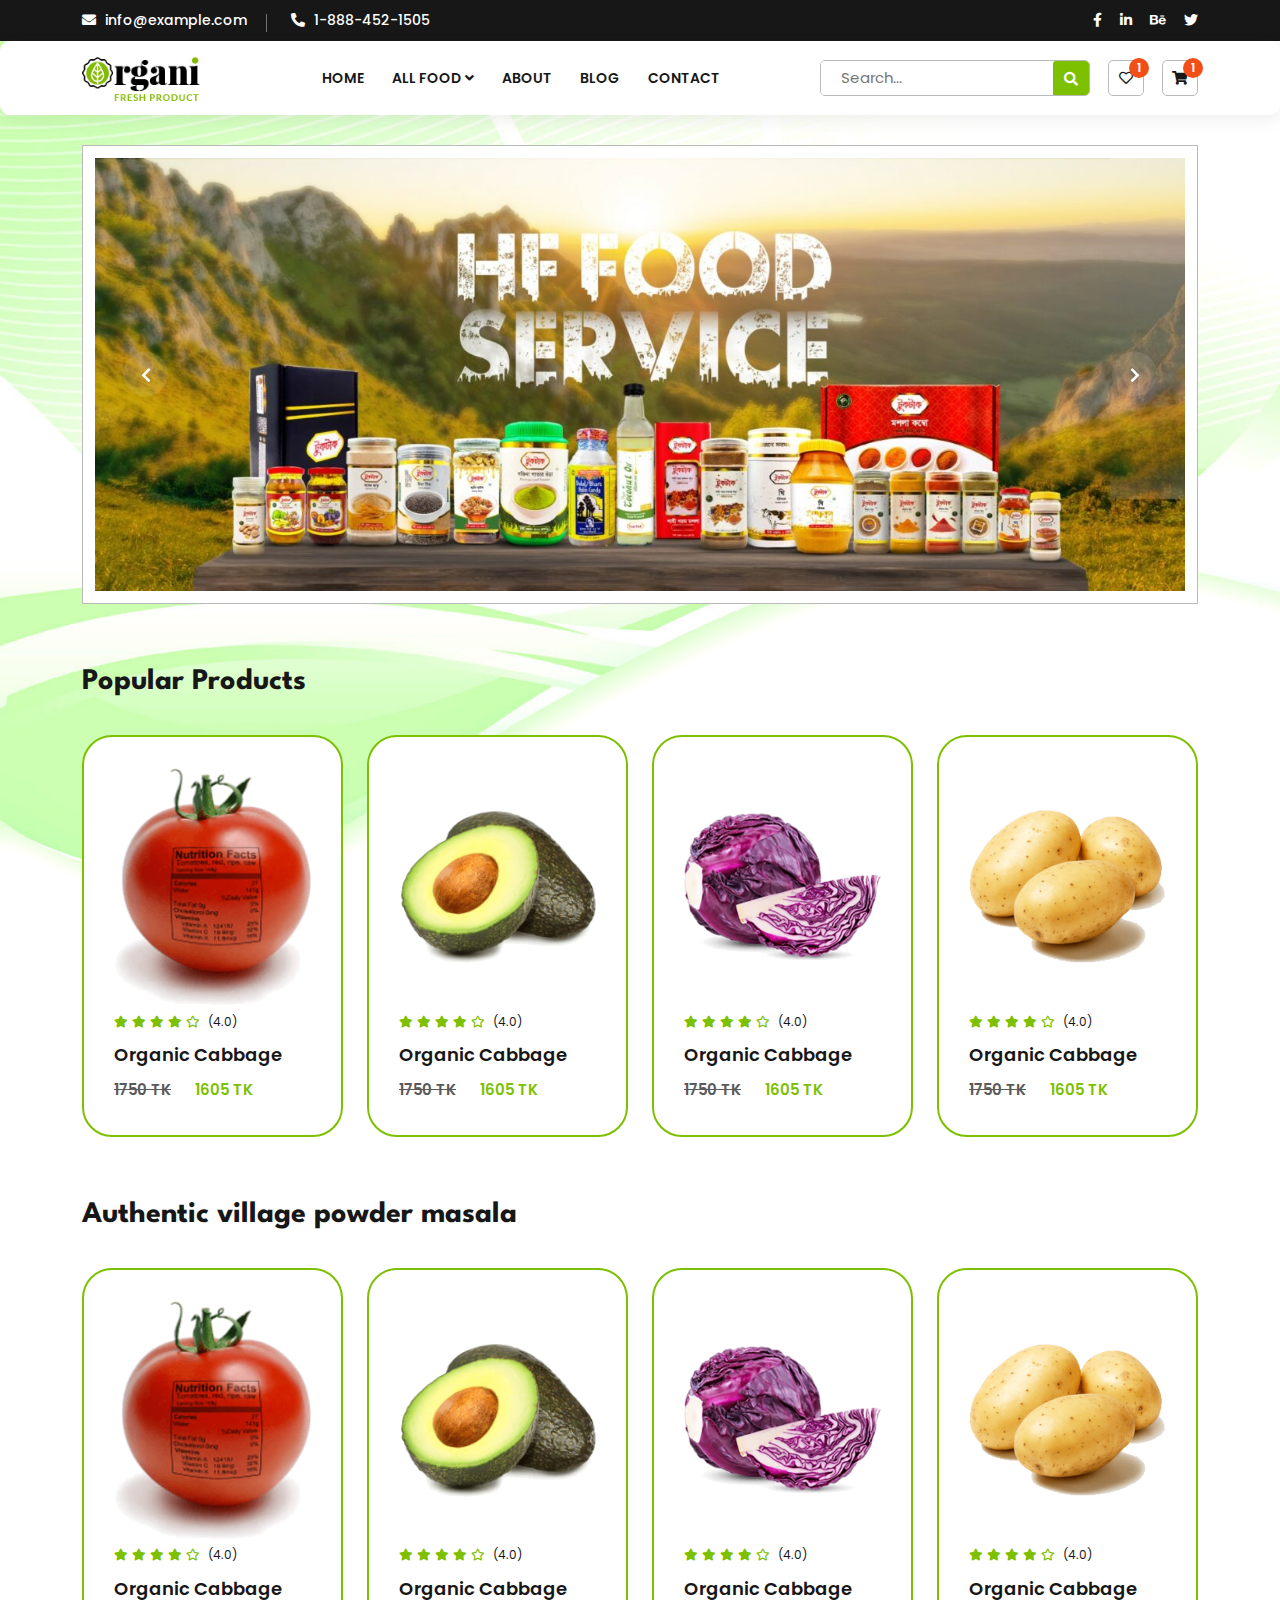
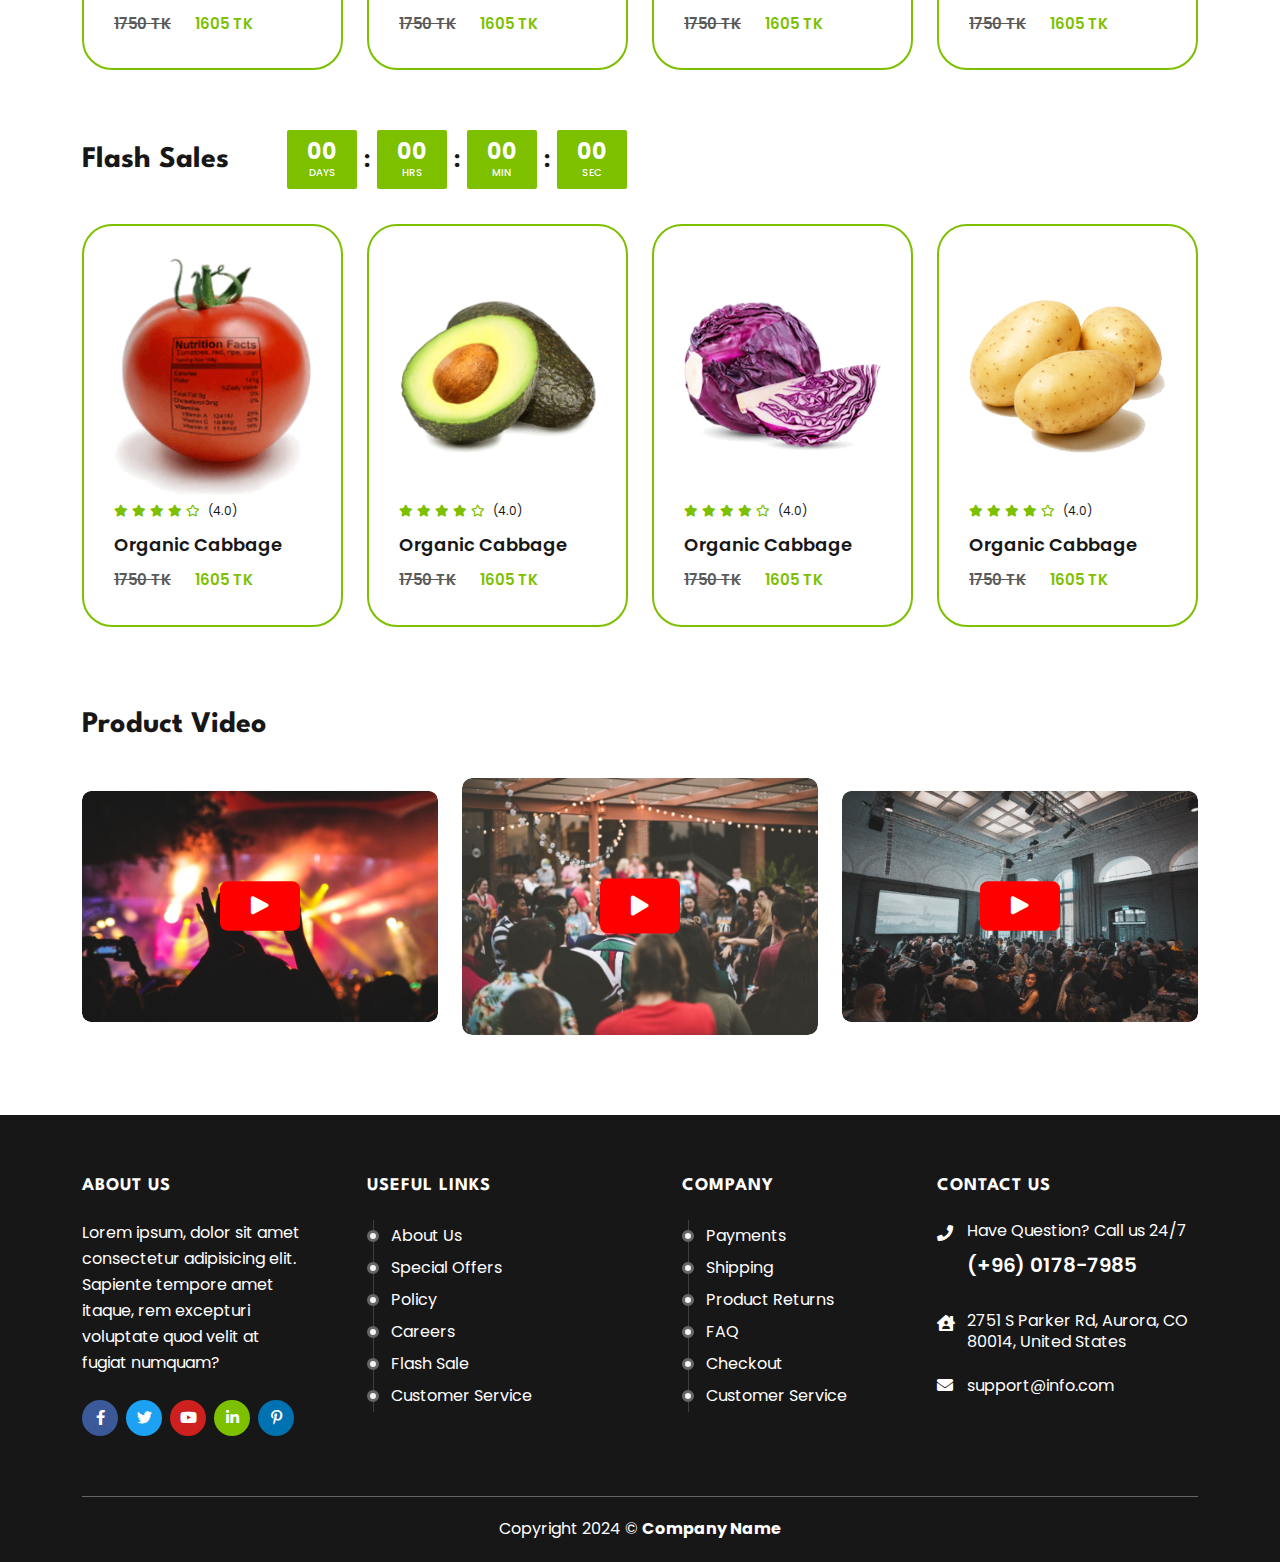
<file: index.html>
<!doctype html>
<html lang="en">

<head>
  <meta charset="UTF-8">
  <meta http-equiv="X-UA-Compatible" content="IE=edge">
  <title>Ecommerce</title>
  <meta name="description" content="Ecommerce">
  <meta name="viewport" content="width=device-width, initial-scale=1, minimum-scale=1.0">

  <link rel="shortcut icon" type="image/x-icon" href="assets/">
  <!-- Place favicon.ico in the root directory -->

  <!-- CSS here -->
  <link rel="stylesheet" href="assets/css/bootstrap.min.css">
  <link rel="stylesheet" href="assets/fontawsome/css/all.min.css">
  <link rel="stylesheet" href="assets/fontawsome/css/fontawesome.min.css">
  <link rel="stylesheet" href="assets/css/animate.min.css">
  <link rel="stylesheet" href="assets/css/slick.css">
  <!-- <link rel="stylesheet" href="assets/css/odometer.css"> -->
  <link rel="stylesheet" href="assets/css/magnific-popup.css">
  <link rel="stylesheet" href="assets/css/style.css">
  <link rel="stylesheet" href="assets/css/responsive.css">
</head>

<body>
  <!-- Header area start -->
  <div id="header-fixed-height"></div>
  <header class="header-area-two" id="sticky-header">
    <div class="header-main d-none d-lg-block">

      <!-- header top area -->
      <div class="header-top">
        <div class="container">
          <div class="row">
            <div class="col-lg-6">
              <div class="contact-info">
                <ul class="list-unstyled">
                  <li><a href="mailto:info@example.com"><i class="fas fa-envelope"></i> info@example.com</a></li>
                  <li><a href="tel:1-888-452-1505"><i class="fas fa-phone-alt"></i> 1-888-452-1505</a></li>
                </ul>
              </div>
            </div>
            <div class="col-lg-6">
              <div class="social-icon text-end">
                <ul class="list-unstyled">
                  <li><a href="#"><i class="fab fa-facebook-f"></i></a></li>
                  <li><a href="#"><i class="fab fa-linkedin-in"></i></a></li>
                  <li><a href="#"><i class="fab fa-behance"></i></a></li>
                  <li><a href="#"><i class="fab fa-twitter"></i></a></li>
                </ul>
              </div>
            </div>
          </div>
        </div>
      </div>
      <!-- main menu area -->
      <div class="main_menu_area">
        <div class="container">
          <div class="d-flex align-items-center">
            <div class="logo">
              <a href="index.html"><img src="assets/img/logo.png" alt="logo" width=120"></a>
            </div>
            <div class="menu">
              <ul class="list-unstyled">
                <li><a href="index.html">Home</a></li>
                <li>
                  <a href="#">All Food <i class="fas fa-angle-down"></i></a>
                  <div class="sub-menu">
                    <ul class="list-unstyled">
                      <li><a href="category.html">পপুলার</a></li>
                      <li><a href="category.html">প্রিমিয়াম খেজুরের গুড়</a></li>
                      <li><a href="category.html">সিজনাল</a></li>
                      <li><a href="category.html">গুঁড়া মশলা</a></li>
                      <li><a href="category.html">ঘি ও তেল</a></li>
                      <li><a href="category.html">মধু ও মিষ্টি</a></li>
                      <li><a href="category.html">প্রিমিয়াম শুঁটকি</a></li>
                      <li><a href="category.html">ভেষজ</a></li>
                      <li><a href="category.html">আচার</a></li>
                      <li><a href="category.html">উপহার</a></li>
                    </ul>
                  </div>
                </li>
                <li><a href="about.html">About</a></li>
                <li><a href="blog.html">Blog</a></li>
                <li><a href="contact.html">Contact</a></li>
              </ul>
            </div>
            <div class="menu_option">
              <ul class="list-unstyled">
                <li class="menu_option_li search position-relative">
                  <div class="search_fields position-relative">
                    <input type="text" placeholder="Search...">
                    <button class="search_btn" type="button"><i class="fa fa-search"></i></button>
                  </div>
                </li>
                <li class="menu_option_li wishlist">
                  <a href="wishlist.html" class="main_option"><i class="far fa-heart"></i> <sup>1</sup></a>
                </li>
                <li class="menu_option_li cart position-relative">
                  <a href="cart.html" class="main_option"><i class="fas fa-shopping-cart"></i> <sup>1</sup></a>
                  <div class="cart-option">
                    <div class="cart-prd">
                      <ul>
                        <li class="d-flex align-items-center">
                          <div class="img">
                            <a href=""><img src="assets/img/34.png" alt="03" width="80" class="img-fluid"></a>
                          </div>
                          <div class="text">
                            <a href="">Strawberry</a>
                            <p>1 × $40.00</p>
                          </div>
                          <div class="button">
                            <button type="button"><i class="far fa-trash-alt"></i></button>
                          </div>
                        </li>
                        <li class="d-flex align-items-center">
                          <div class="img">
                            <a href=""><img src="assets/img/34.png" alt="03" width="80" class="img-fluid"></a>
                          </div>
                          <div class="text">
                            <a href="">Strawberry</a>
                            <p>1 × $40.00</p>
                          </div>
                          <div class="button">
                            <button type="button"><i class="far fa-trash-alt"></i></button>
                          </div>
                        </li>
                        <li class="d-flex align-items-center">
                          <div class="img">
                            <a href=""><img src="assets/img/34.png" alt="03" width="80" class="img-fluid"></a>
                          </div>
                          <div class="text">
                            <a href="">Strawberry</a>
                            <p>1 × $40.00</p>
                          </div>
                          <div class="button">
                            <button type="button"><i class="far fa-trash-alt"></i></button>
                          </div>
                        </li>
                        <li class="d-flex align-items-center">
                          <div class="img">
                            <a href=""><img src="assets/img/34.png" alt="03" width="80" class="img-fluid"></a>
                          </div>
                          <div class="text">
                            <a href="">Strawberry</a>
                            <p>1 × $40.00</p>
                          </div>
                          <div class="button">
                            <button type="button"><i class="far fa-trash-alt"></i></button>
                          </div>
                        </li>
                        <li class="d-flex align-items-center">
                          <div class="img">
                            <a href=""><img src="assets/img/34.png" alt="03" width="80" class="img-fluid"></a>
                          </div>
                          <div class="text">
                            <a href="">Strawberry</a>
                            <p>1 × $40.00</p>
                          </div>
                          <div class="button">
                            <button type="button"><i class="far fa-trash-alt"></i></button>
                          </div>
                        </li>
                      </ul>
                    </div>
                    <div class="cart-bottom">
                      <div class="cart-price">
                        <div class="d-flex justify-content-between">
                          <div class="total">
                            <h5>Total</h5>
                          </div>
                          <div class="price">
                            <span>$ 200</span>
                          </div>
                        </div>
                      </div>
                      <div class="cart-action d-flex justify-content-between">
                        <a href="">View Cart</a>
                        <a href="">Checkout</a>
                      </div>
                    </div>
                  </div>
                </li>
              </ul>
            </div>
          </div>
        </div>
      </div>
    </div>
    <!-- mobile navbar part start -->
    <div class="mobile-menu-area d-block d-lg-none">
      <div class="mobile-topbar">
        <div class="container">
          <div class="d-flex justify-content-between align-items-center">
            <div class="bars">
              <i class="fas fa-bars"></i>
            </div>
            <div class="logo">
              <a href="index-2.html"><img src="assets/img/logo.png" alt="logo"></a>
            </div>
            <div class="carts_">
              <a href="cart.html" class="carts_menu_ bg-transparent"><i class="fas fa-cart-plus"></i> <sup>3</sup></a>
            </div>
          </div>
        </div>
      </div>
      <div class="mobile-menu-overlay"></div>
      <div class="mobile-menu-main">
        <div class="logo">
          <a href="index.html"><img src="assets/img/logo.png" alt="logo"></a>
        </div>
        <div class="close-mobile-menu"><i class="fas fa-times"></i></div>
        <div class="menu-body">
          <div class="menu-list">
            <ul class="list-unstyled">
              <li class="sub-mobile-menu">
                <a href="index.html">Home </a>
              </li>
              <li class="sub-mobile-menu">
                <a href="about.html">About Us</a>
              </li>

              <li class="sub-mobile-menu">
                <a href="#">Services <i class="fas fa-chevron-down"></i></a>
                <ul class="list-unstyled">
                  <li><a href="service-details.html">University Application</a></li>
                  <li><a href="service-details.html">Visa Application & Processing</a></li>
                  <li><a href="service-details.html">Sponsor Documents Processing</a></li>
                </ul>
              </li>
              <li class="sub-mobile-menu">
                <a href="#">Country <i class="fas fa-chevron-down"></i></a>
                <ul class="list-unstyled">
                  <li><a href="country.html">Austria</a></li>
                  <li><a href="country.html">Belgium</a></li>
                  <li><a href="country.html">Czech Republic</a></li>
                  <li><a href="country.html">Denmark</a></li>
                </ul>
              </li>
              <li class="sub-mobile-menu">
                <a href="blog.html">Blog</a>
              </li>
              <li class="sub-mobile-menu"><a href="payment.html">Payment</a>
              </li>
              <li class="sub-mobile-menu">
                <a href="contact.html">Contact Us</a>
              </li>
            </ul>
          </div>
        </div>
        <div class="social-icon">
          <ul class="list-unstyled">
            <li><a href="#"><i class="fab fa-facebook-f"></i></a></li>
            <li><a href="#"><i class="fab fa-twitter"></i></a></li>
            <li><a href="#"><i class="fab fa-linkedin-in"></i></a></li>
            <li><a href="#"><i class="fab fa-instagram"></i></a></li>
            <li><a href="#"><i class="fab fa-pinterest-p"></i></a></li>
          </ul>
        </div>
        <div class="mobile-menu-action-btn pt-2">
          <a href="" class="uppercase">Contact Me <i class="fas fa-arrow-right"></i></a>
        </div>
      </div>
    </div>
    <!-- mobile navbar part end -->
  </header>
  <!-- Header area end -->

  <!-- main area part start -->
  <main>
    <!-- banner area start -->
    <!-- <section class="banner_area">
      <div class="container">
        <div class="banner_slider">
          <div class="slider_item" style="background: url(assets/img/banner-3.jpg);"></div>
          <div class="slider_item" style="background: url(assets/img/banner.jpg);"></div>
          <div class="slider_item" style="background: url(assets/img/banner-2.jpg);"></div>
        </div>
      </div>
    </section> -->
    <section class="banner_area">
      <div class="container">
        <div class="banner_slider">
          <div class="slider_item">
            <img src="assets/img/banner-3.jpg" alt="banner" class="img-fluid w-100">
          </div>
          <div class="slider_item">
            <img src="assets/img/banner-3.jpg" alt="banner" class="img-fluid w-100">
          </div>
          <div class="slider_item">
            <img src="assets/img/banner-3.jpg" alt="banner" class="img-fluid w-100">
          </div>
        </div>
      </div>
    </section>
    <!-- banner area end -->
    <!-- products area start -->
    <!-- quick view modal -->
    <div class="modal fade" id="exampleModal" tabindex="-1" aria-labelledby="exampleModalLabel" aria-hidden="true">
      <div class="modal-dialog modal-dialog-centered">
        <div class="modal-content">
          <div class="modal-header">
            <button type="button" class="btn-close" data-bs-dismiss="modal" aria-label="Close"></button>
          </div>
          <div class="modal-body">
            <div class="quick-view-main">
              <div class="row">
                <div class="col-lg-6 col-md-6">
                  <div class="quick-view-image">
                    <div class="">
                      <div class="image-slider">
                        <img src="assets/img/shop_details01.jpg" alt="shop_details01" class="img-fluid w-100">
                      </div>
                    </div>
                  </div>
                </div>
                <div class="col-lg-6 col-md-6">
                  <div class="quick-view-info">
                    <h4>Organic Cabbage</h4>
                    <div class="review">
                      <ul>
                        <li>
                          <i class="fas fa-star" aria-hidden="true"></i>
                          <i class="fas fa-star" aria-hidden="true"></i>
                          <i class="fas fa-star" aria-hidden="true"></i>
                          <i class="fas fa-star" aria-hidden="true"></i>
                          <i class="far fa-star" aria-hidden="true"></i>
                        </li>
                        <li>(1 customer review)</li>
                      </ul>
                    </div>
                    <div class="price">
                      <h3>$20.99 <span>$21.50</span></h3>
                    </div>
                    <div class="button">
                      <button class="stock-btn">Available: <span> In stock</span></button>
                    </div>
                    <div class="category">
                      <p>Category: <span><a href="">Hand Watch</a>, <a href="">Smartwatch</a>, <a
                            href="">Phone</a></span>
                      </p>
                    </div>
                    <div class="quantity-main d-flex">
                      <div class="add-to-cart">
                        <a href="">Add to cart</a>
                      </div>
                      <div class="quick-acc d-flex">
                        <div class="wishlist">
                          <a href=""><i class="far fa-heart" aria-hidden="true"></i></a>
                        </div>
                      </div>
                    </div>
                  </div>
                </div>
              </div>
            </div>
          </div>
        </div>
      </div>
    </div>
    <section class="products_area">
      <div class="container">
        <div class="section_title">
          <h3 class="title">Popular Products</h3>
        </div>
        <div class="row g-4">
          <div class="col-6 col-lg-3 col-sm-6">
            <div class="products_item">
              <button class="quick_view" data-bs-toggle="modal" data-bs-target="#exampleModal">Quick View</button>
              <div class="prd_option">
                <ul class="list-unstyled">
                  <li><button class="cmn_btn wishlist"><i class="fa fa-heart"></i></button></li>
                  <li><a href="#" class="cmn_btn add_to_cart"><i class="fa fa-cart-plus"></i></a></li>
                </ul>
              </div>
              <a href="product-details.html" class="d-block w-100">
                <div class="image">
                  <img src="assets/img/product1.png" alt="product1" class="img_1 img-fluid w-100">
                  <img src="assets/img/product2.png" alt="product1" class="img_2 img-fluid w-100">
                </div>
              </a>
              <div class="text">
                <ul class="rating_star list-unstyled">
                  <li class="active"><i class="fas fa-star"></i></li>
                  <li class="active"><i class="fas fa-star"></i></li>
                  <li class="active"><i class="fas fa-star"></i></li>
                  <li class="active"><i class="fas fa-star"></i></li>
                  <li><i class="far fa-star"></i></li>
                  <li><span>(4.0)</span></li>
                </ul>
                <a href="product-details.html" class="title">Organic Cabbage</a>
                <div class="price">
                  <span class="prev">1750 TK</span>
                  <span class="present">1605 TK</span>
                </div>
              </div>
            </div>
          </div>
          <div class="col-6 col-lg-3 col-sm-6">
            <div class="products_item">
              <button class="quick_view" data-bs-toggle="modal" data-bs-target="#exampleModal">Quick View</button>
              <div class="prd_option">
                <ul class="list-unstyled">
                  <li><button class="cmn_btn wishlist"><i class="fa fa-heart"></i></button></li>
                  <li><a href="#" class="cmn_btn add_to_cart"><i class="fa fa-cart-plus"></i></a></li>
                </ul>
              </div>
              <a href="product-details.html" class="d-block w-100">
                <div class="image">
                  <img src="assets/img/product2.png" alt="product1" class="img_1 img-fluid w-100">
                  <img src="assets/img/product1.png" alt="product1" class="img_2 img-fluid w-100">
                </div>
              </a>
              <div class="text">
                <ul class="rating_star list-unstyled">
                  <li class="active"><i class="fas fa-star"></i></li>
                  <li class="active"><i class="fas fa-star"></i></li>
                  <li class="active"><i class="fas fa-star"></i></li>
                  <li class="active"><i class="fas fa-star"></i></li>
                  <li><i class="far fa-star"></i></li>
                  <li><span>(4.0)</span></li>
                </ul>
                <a href="product-details.html" class="title">Organic Cabbage</a>
                <div class="price">
                  <span class="prev">1750 TK</span>
                  <span class="present">1605 TK</span>
                </div>
              </div>
            </div>
          </div>
          <div class="col-6 col-lg-3 col-sm-6">
            <div class="products_item">
              <button class="quick_view" data-bs-toggle="modal" data-bs-target="#exampleModal">Quick View</button>
              <div class="prd_option">
                <ul class="list-unstyled">
                  <li><button class="cmn_btn wishlist"><i class="fa fa-heart"></i></button></li>
                  <li><a href="#" class="cmn_btn add_to_cart"><i class="fa fa-cart-plus"></i></a></li>
                </ul>
              </div>
              <a href="product-details.html" class="d-block w-100">
                <div class="image">
                  <img src="assets/img/product3.png" alt="product1" class="img_1 img-fluid w-100">
                  <img src="assets/img/product2.png" alt="product1" class="img_2 img-fluid w-100">
                </div>
              </a>
              <div class="text">
                <ul class="rating_star list-unstyled">
                  <li class="active"><i class="fas fa-star"></i></li>
                  <li class="active"><i class="fas fa-star"></i></li>
                  <li class="active"><i class="fas fa-star"></i></li>
                  <li class="active"><i class="fas fa-star"></i></li>
                  <li><i class="far fa-star"></i></li>
                  <li><span>(4.0)</span></li>
                </ul>
                <a href="product-details.html" class="title">Organic Cabbage</a>
                <div class="price">
                  <span class="prev">1750 TK</span>
                  <span class="present">1605 TK</span>
                </div>
              </div>
            </div>
          </div>
          <div class="col-6 col-lg-3 col-sm-6">
            <div class="products_item">
              <button class="quick_view" data-bs-toggle="modal" data-bs-target="#exampleModal">Quick View</button>
              <div class="prd_option">
                <ul class="list-unstyled">
                  <li><button class="cmn_btn wishlist"><i class="fa fa-heart"></i></button></li>
                  <li><a href="#" class="cmn_btn add_to_cart"><i class="fa fa-cart-plus"></i></a></li>
                </ul>
              </div>
              <a href="product-details.html" class="d-block w-100">
                <div class="image">
                  <img src="assets/img/product4.png" alt="product1" class="img_1 img-fluid w-100">
                  <img src="assets/img/product2.png" alt="product1" class="img_2 img-fluid w-100">
                </div>
              </a>
              <div class="text">
                <ul class="rating_star list-unstyled">
                  <li class="active"><i class="fas fa-star"></i></li>
                  <li class="active"><i class="fas fa-star"></i></li>
                  <li class="active"><i class="fas fa-star"></i></li>
                  <li class="active"><i class="fas fa-star"></i></li>
                  <li><i class="far fa-star"></i></li>
                  <li><span>(4.0)</span></li>
                </ul>
                <a href="product-details.html" class="title">Organic Cabbage</a>
                <div class="price">
                  <span class="prev">1750 TK</span>
                  <span class="present">1605 TK</span>
                </div>
              </div>
            </div>
          </div>
        </div>
      </div>
    </section>
    <section class="products_area">
      <div class="container">
        <div class="section_title">
          <h3 class="title">Authentic village powder masala</h3>
        </div>
        <div class="row g-4">
          <div class="col-6 col-lg-3 col-sm-6">
            <div class="products_item">
              <button class="quick_view" data-bs-toggle="modal" data-bs-target="#exampleModal">Quick View</button>
              <div class="prd_option">
                <ul class="list-unstyled">
                  <li><button class="cmn_btn wishlist"><i class="fa fa-heart"></i></button></li>
                  <li><a href="#" class="cmn_btn add_to_cart"><i class="fa fa-cart-plus"></i></a></li>
                </ul>
              </div>
              <a href="product-details.html" class="d-block w-100">
                <div class="image">
                  <img src="assets/img/product1.png" alt="product1" class="img_1 img-fluid w-100">
                  <img src="assets/img/product2.png" alt="product1" class="img_2 img-fluid w-100">
                </div>
              </a>
              <div class="text">
                <ul class="rating_star list-unstyled">
                  <li class="active"><i class="fas fa-star"></i></li>
                  <li class="active"><i class="fas fa-star"></i></li>
                  <li class="active"><i class="fas fa-star"></i></li>
                  <li class="active"><i class="fas fa-star"></i></li>
                  <li><i class="far fa-star"></i></li>
                  <li><span>(4.0)</span></li>
                </ul>
                <a href="product-details.html" class="title">Organic Cabbage</a>
                <div class="price">
                  <span class="prev">1750 TK</span>
                  <span class="present">1605 TK</span>
                </div>
              </div>
            </div>
          </div>
          <div class="col-6 col-lg-3 col-sm-6">
            <div class="products_item">
              <button class="quick_view" data-bs-toggle="modal" data-bs-target="#exampleModal">Quick View</button>
              <div class="prd_option">
                <ul class="list-unstyled">
                  <li><button class="cmn_btn wishlist"><i class="fa fa-heart"></i></button></li>
                  <li><a href="#" class="cmn_btn add_to_cart"><i class="fa fa-cart-plus"></i></a></li>
                </ul>
              </div>
              <a href="product-details.html" class="d-block w-100">
                <div class="image">
                  <img src="assets/img/product2.png" alt="product1" class="img_1 img-fluid w-100">
                  <img src="assets/img/product1.png" alt="product1" class="img_2 img-fluid w-100">
                </div>
              </a>
              <div class="text">
                <ul class="rating_star list-unstyled">
                  <li class="active"><i class="fas fa-star"></i></li>
                  <li class="active"><i class="fas fa-star"></i></li>
                  <li class="active"><i class="fas fa-star"></i></li>
                  <li class="active"><i class="fas fa-star"></i></li>
                  <li><i class="far fa-star"></i></li>
                  <li><span>(4.0)</span></li>
                </ul>
                <a href="product-details.html" class="title">Organic Cabbage</a>
                <div class="price">
                  <span class="prev">1750 TK</span>
                  <span class="present">1605 TK</span>
                </div>
              </div>
            </div>
          </div>
          <div class="col-6 col-lg-3 col-sm-6">
            <div class="products_item">
              <button class="quick_view" data-bs-toggle="modal" data-bs-target="#exampleModal">Quick View</button>
              <div class="prd_option">
                <ul class="list-unstyled">
                  <li><button class="cmn_btn wishlist"><i class="fa fa-heart"></i></button></li>
                  <li><a href="#" class="cmn_btn add_to_cart"><i class="fa fa-cart-plus"></i></a></li>
                </ul>
              </div>
              <a href="product-details.html" class="d-block w-100">
                <div class="image">
                  <img src="assets/img/product3.png" alt="product1" class="img_1 img-fluid w-100">
                  <img src="assets/img/product2.png" alt="product1" class="img_2 img-fluid w-100">
                </div>
              </a>
              <div class="text">
                <ul class="rating_star list-unstyled">
                  <li class="active"><i class="fas fa-star"></i></li>
                  <li class="active"><i class="fas fa-star"></i></li>
                  <li class="active"><i class="fas fa-star"></i></li>
                  <li class="active"><i class="fas fa-star"></i></li>
                  <li><i class="far fa-star"></i></li>
                  <li><span>(4.0)</span></li>
                </ul>
                <a href="product-details.html" class="title">Organic Cabbage</a>
                <div class="price">
                  <span class="prev">1750 TK</span>
                  <span class="present">1605 TK</span>
                </div>
              </div>
            </div>
          </div>
          <div class="col-6 col-lg-3 col-sm-6">
            <div class="products_item">
              <button class="quick_view" data-bs-toggle="modal" data-bs-target="#exampleModal">Quick View</button>
              <div class="prd_option">
                <ul class="list-unstyled">
                  <li><button class="cmn_btn wishlist"><i class="fa fa-heart"></i></button></li>
                  <li><a href="#" class="cmn_btn add_to_cart"><i class="fa fa-cart-plus"></i></a></li>
                </ul>
              </div>
              <a href="product-details.html" class="d-block w-100">
                <div class="image">
                  <img src="assets/img/product4.png" alt="product1" class="img_1 img-fluid w-100">
                  <img src="assets/img/product2.png" alt="product1" class="img_2 img-fluid w-100">
                </div>
              </a>
              <div class="text">
                <ul class="rating_star list-unstyled">
                  <li class="active"><i class="fas fa-star"></i></li>
                  <li class="active"><i class="fas fa-star"></i></li>
                  <li class="active"><i class="fas fa-star"></i></li>
                  <li class="active"><i class="fas fa-star"></i></li>
                  <li><i class="far fa-star"></i></li>
                  <li><span>(4.0)</span></li>
                </ul>
                <a href="product-details.html" class="title">Organic Cabbage</a>
                <div class="price">
                  <span class="prev">1750 TK</span>
                  <span class="present">1605 TK</span>
                </div>
              </div>
            </div>
          </div>
        </div>
      </div>
    </section>
    <section class="products_area">
      <div class="container">
        <div class="section_title">
          <h3 class="title">Flash Sales
          </h3>
          <div class="count-down ms-5">
            <div class="main text-center">
              <div id="getting-started"></div>
            </div>
          </div>
        </div>
        <div class="row g-4">
          <div class="col-6 col-lg-3 col-sm-6">
            <div class="products_item">
              <button class="quick_view" data-bs-toggle="modal" data-bs-target="#exampleModal">Quick View</button>
              <div class="prd_option">
                <ul class="list-unstyled">
                  <li><button class="cmn_btn wishlist"><i class="fa fa-heart"></i></button></li>
                  <li><a href="#" class="cmn_btn add_to_cart"><i class="fa fa-cart-plus"></i></a></li>
                </ul>
              </div>
              <a href="product-details.html" class="d-block w-100">
                <div class="image">
                  <img src="assets/img/product1.png" alt="product1" class="img_1 img-fluid w-100">
                  <img src="assets/img/product2.png" alt="product1" class="img_2 img-fluid w-100">
                </div>
              </a>
              <div class="text">
                <ul class="rating_star list-unstyled">
                  <li class="active"><i class="fas fa-star"></i></li>
                  <li class="active"><i class="fas fa-star"></i></li>
                  <li class="active"><i class="fas fa-star"></i></li>
                  <li class="active"><i class="fas fa-star"></i></li>
                  <li><i class="far fa-star"></i></li>
                  <li><span>(4.0)</span></li>
                </ul>
                <a href="product-details.html" class="title">Organic Cabbage</a>
                <div class="price">
                  <span class="prev">1750 TK</span>
                  <span class="present">1605 TK</span>
                </div>
              </div>
            </div>
          </div>
          <div class="col-6 col-lg-3 col-sm-6">
            <div class="products_item">
              <button class="quick_view" data-bs-toggle="modal" data-bs-target="#exampleModal">Quick View</button>
              <div class="prd_option">
                <ul class="list-unstyled">
                  <li><button class="cmn_btn wishlist"><i class="fa fa-heart"></i></button></li>
                  <li><a href="#" class="cmn_btn add_to_cart"><i class="fa fa-cart-plus"></i></a></li>
                </ul>
              </div>
              <a href="product-details.html" class="d-block w-100">
                <div class="image">
                  <img src="assets/img/product2.png" alt="product1" class="img_1 img-fluid w-100">
                  <img src="assets/img/product1.png" alt="product1" class="img_2 img-fluid w-100">
                </div>
              </a>
              <div class="text">
                <ul class="rating_star list-unstyled">
                  <li class="active"><i class="fas fa-star"></i></li>
                  <li class="active"><i class="fas fa-star"></i></li>
                  <li class="active"><i class="fas fa-star"></i></li>
                  <li class="active"><i class="fas fa-star"></i></li>
                  <li><i class="far fa-star"></i></li>
                  <li><span>(4.0)</span></li>
                </ul>
                <a href="product-details.html" class="title">Organic Cabbage</a>
                <div class="price">
                  <span class="prev">1750 TK</span>
                  <span class="present">1605 TK</span>
                </div>
              </div>
            </div>
          </div>
          <div class="col-6 col-lg-3 col-sm-6">
            <div class="products_item">
              <button class="quick_view" data-bs-toggle="modal" data-bs-target="#exampleModal">Quick View</button>
              <div class="prd_option">
                <ul class="list-unstyled">
                  <li><button class="cmn_btn wishlist"><i class="fa fa-heart"></i></button></li>
                  <li><a href="#" class="cmn_btn add_to_cart"><i class="fa fa-cart-plus"></i></a></li>
                </ul>
              </div>
              <a href="product-details.html" class="d-block w-100">
                <div class="image">
                  <img src="assets/img/product3.png" alt="product1" class="img_1 img-fluid w-100">
                  <img src="assets/img/product2.png" alt="product1" class="img_2 img-fluid w-100">
                </div>
              </a>
              <div class="text">
                <ul class="rating_star list-unstyled">
                  <li class="active"><i class="fas fa-star"></i></li>
                  <li class="active"><i class="fas fa-star"></i></li>
                  <li class="active"><i class="fas fa-star"></i></li>
                  <li class="active"><i class="fas fa-star"></i></li>
                  <li><i class="far fa-star"></i></li>
                  <li><span>(4.0)</span></li>
                </ul>
                <a href="product-details.html" class="title">Organic Cabbage</a>
                <div class="price">
                  <span class="prev">1750 TK</span>
                  <span class="present">1605 TK</span>
                </div>
              </div>
            </div>
          </div>
          <div class="col-6 col-lg-3 col-sm-6">
            <div class="products_item">
              <button class="quick_view" data-bs-toggle="modal" data-bs-target="#exampleModal">Quick View</button>
              <div class="prd_option">
                <ul class="list-unstyled">
                  <li><button class="cmn_btn wishlist"><i class="fa fa-heart"></i></button></li>
                  <li><a href="#" class="cmn_btn add_to_cart"><i class="fa fa-cart-plus"></i></a></li>
                </ul>
              </div>
              <a href="product-details.html" class="d-block w-100">
                <div class="image">
                  <img src="assets/img/product4.png" alt="product1" class="img_1 img-fluid w-100">
                  <img src="assets/img/product2.png" alt="product1" class="img_2 img-fluid w-100">
                </div>
              </a>
              <div class="text">
                <ul class="rating_star list-unstyled">
                  <li class="active"><i class="fas fa-star"></i></li>
                  <li class="active"><i class="fas fa-star"></i></li>
                  <li class="active"><i class="fas fa-star"></i></li>
                  <li class="active"><i class="fas fa-star"></i></li>
                  <li><i class="far fa-star"></i></li>
                  <li><span>(4.0)</span></li>
                </ul>
                <a href="product-details.html" class="title">Organic Cabbage</a>
                <div class="price">
                  <span class="prev">1750 TK</span>
                  <span class="present">1605 TK</span>
                </div>
              </div>
            </div>
          </div>
        </div>
      </div>
    </section>
    <!-- products area end -->
    <!-- video area start -->
    <section class="video_gallery">
      <div class="container">
        <div class="section_title">
          <h3 class="title">Product Video
          </h3>
        </div>
        <div class="video_gallery_main">
          <div class="row g-4">
            <div class="col-lg-4 col-md-4 col-sm-6 mx-auto video_label">
              <div class="video_item">
                <img src="assets/img/event-1.png" alt="event-1" class="img-fluid w-100">
                <a href="https://www.youtube.com/watch?v=PkkV1vLHUvQ" class="vidplay w-100 d-block">
                  <div class="icon">
                    <i class="fa fa-play"></i>
                  </div>
                </a>
              </div>
            </div>
            <div class="col-lg-4 col-md-4 col-sm-6 mx-auto video_label">
              <div class="video_item">
                <img src="assets/img/event-2.png" alt="event-2" class="img-fluid w-100">
                <a href="https://www.youtube.com/watch?v=PkkV1vLHUvQ" class="vidplay w-100 d-block">
                  <div class="icon">
                    <i class="fa fa-play"></i>
                  </div>
                </a>
              </div>
            </div>
            <div class="col-lg-4 col-md-4 col-sm-6 mx-auto video_label">
              <div class="video_item">
                <img src="assets/img/event-3.png" alt="event-3" class="img-fluid w-100">
                <a href="https://www.youtube.com/watch?v=PkkV1vLHUvQ" class="vidplay w-100 d-block">
                  <div class="icon">
                    <i class="fa fa-play"></i>
                  </div>
                </a>
              </div>
            </div>
          </div>
        </div>
      </div>
    </section>
    <!-- video area end -->
  </main>
  <!-- main area part end -->

  <!-- scroll top part start -->
  <button class="scroll-to-top">
    <i class="fas fa-angle-up"></i>
  </button>
  <!-- scroll top part end -->

  <!-- footer part start -->
  <footer>
    <div class="footer-bg">
      <div class="container">
        <div class="row">
          <div class="col-lg-3 col-xl-3 col-xxl-4 col-md-6">
            <div class="footer-about">
              <div class="footer-title">
                <h4>About Us</h4>
              </div>
              <div class="text">
                <p>Lorem ipsum, dolor sit amet consectetur adipisicing elit. Sapiente tempore amet itaque, rem excepturi
                  voluptate quod velit at fugiat numquam?</p>
              </div>
              <div class="social-icon">
                <ul>
                  <li><a href=""><i class="fab fa-facebook-f"></i></a></li>
                  <li><a href=""><i class="fab fa-twitter"></i></a></li>
                  <li><a href=""><i class="fab fa-youtube"></i></a></li>
                  <li><a href=""><i class="fab fa-linkedin-in"></i></a></li>
                  <li><a href=""><i class="fab fa-pinterest-p"></i></a></li>
                </ul>
              </div>
            </div>
          </div>
          <div class="col-lg-3 col-xl-3 mt-4 mt-md-0 col-xxl-2 col-md-6">
            <div class="useful-links">
              <div class="footer-title">
                <h4>Useful Links</h4>
              </div>
              <div class="info-link">
                <ul class="list-unstyled">
                  <li><a href="">About Us</a></li>
                  <li><a href="">Special Offers</a></li>
                  <li><a href="">Policy</a></li>
                  <li><a href="">Careers</a></li>
                  <li><a href="">Flash Sale</a></li>
                  <li><a href="">Customer Service</a></li>
                </ul>
              </div>
            </div>
          </div>
          <div class="col-lg-3 mt-4 mt-lg-0 col-xl-3 col-xxl-2 col-md-6">
            <div class="help-center">
              <div class="footer-title">
                <h4>Company</h4>
              </div>
              <div class="info-link">
                <ul class="list-unstyled">
                  <li><a href="">Payments</a></li>
                  <li><a href="">Shipping</a></li>
                  <li><a href="">Product Returns</a></li>
                  <li><a href="">FAQ</a></li>
                  <li><a href="">Checkout</a></li>
                  <li><a href="">Customer Service</a></li>
                </ul>
              </div>
            </div>
          </div>
          <div class="col-lg-3 mt-4 mt-lg-0 col-xl-3 col-xxl-3 col-md-6 mx-auto">
            <div class="contact-us">
              <div class="footer-title">
                <h4>Contact us</h4>
              </div>
              <div class="contact-details">
                <ul class="list-unstyled">
                  <li>
                    <div class="icon"><i class="fas fa-phone"></i></div>
                    <div class="contact-info">
                      <p>Have Question? Call us 24/7</p>
                      <a href="tel:(+96) 0178-7985">(+96) 0178-7985</a>
                    </div>
                  </li>
                  <li>
                    <div class="icon"><i class="fas fa-house-user"></i></div>
                    <div class="contact-info">
                      <p>2751 S Parker Rd, Aurora, CO 80014, United States</p>
                    </div>
                  </li>
                  <li>
                    <div class="icon"><i class="fas fa-envelope"></i></div>
                    <div class="contact-info">
                      <a class="mail" href="mailto:support@info.com">support@info.com</a>
                    </div>
                  </li>
                </ul>
              </div>
            </div>
          </div>
        </div>
      </div>
    </div>
  </footer>

  <section class="footer-bottom">
    <div class="container">
      <div class="footer-btm-details">
        <div class="row">
          <div class="col-lg-6 mx-auto">
            <div class="copyright text-center">
              <p>Copyright 2024 © <b>Company Name</b></p>
            </div>
          </div>
        </div>
      </div>
    </div>
  </section>
  <!-- footer part end -->

  <!-- JS here -->
  <script src="assets/js/vendor/jquery-3.6.0.min.js"></script>
  <script src="assets/js/bootstrap.bundle.min.js"></script>
  <script src="assets/js/wow.min.js"></script>
  <script src="assets/js/slick.min.js"></script>
  <script src="assets/js/jquery.magnific-popup.min.js"></script>
  <script src="assets/js/countdown.min.js"></script>
  <!-- <script src="assets/js/jquery.odometer.min.js"></script> -->
  <script src="assets/js/script.js"></script>
</body>

</html>
</file>
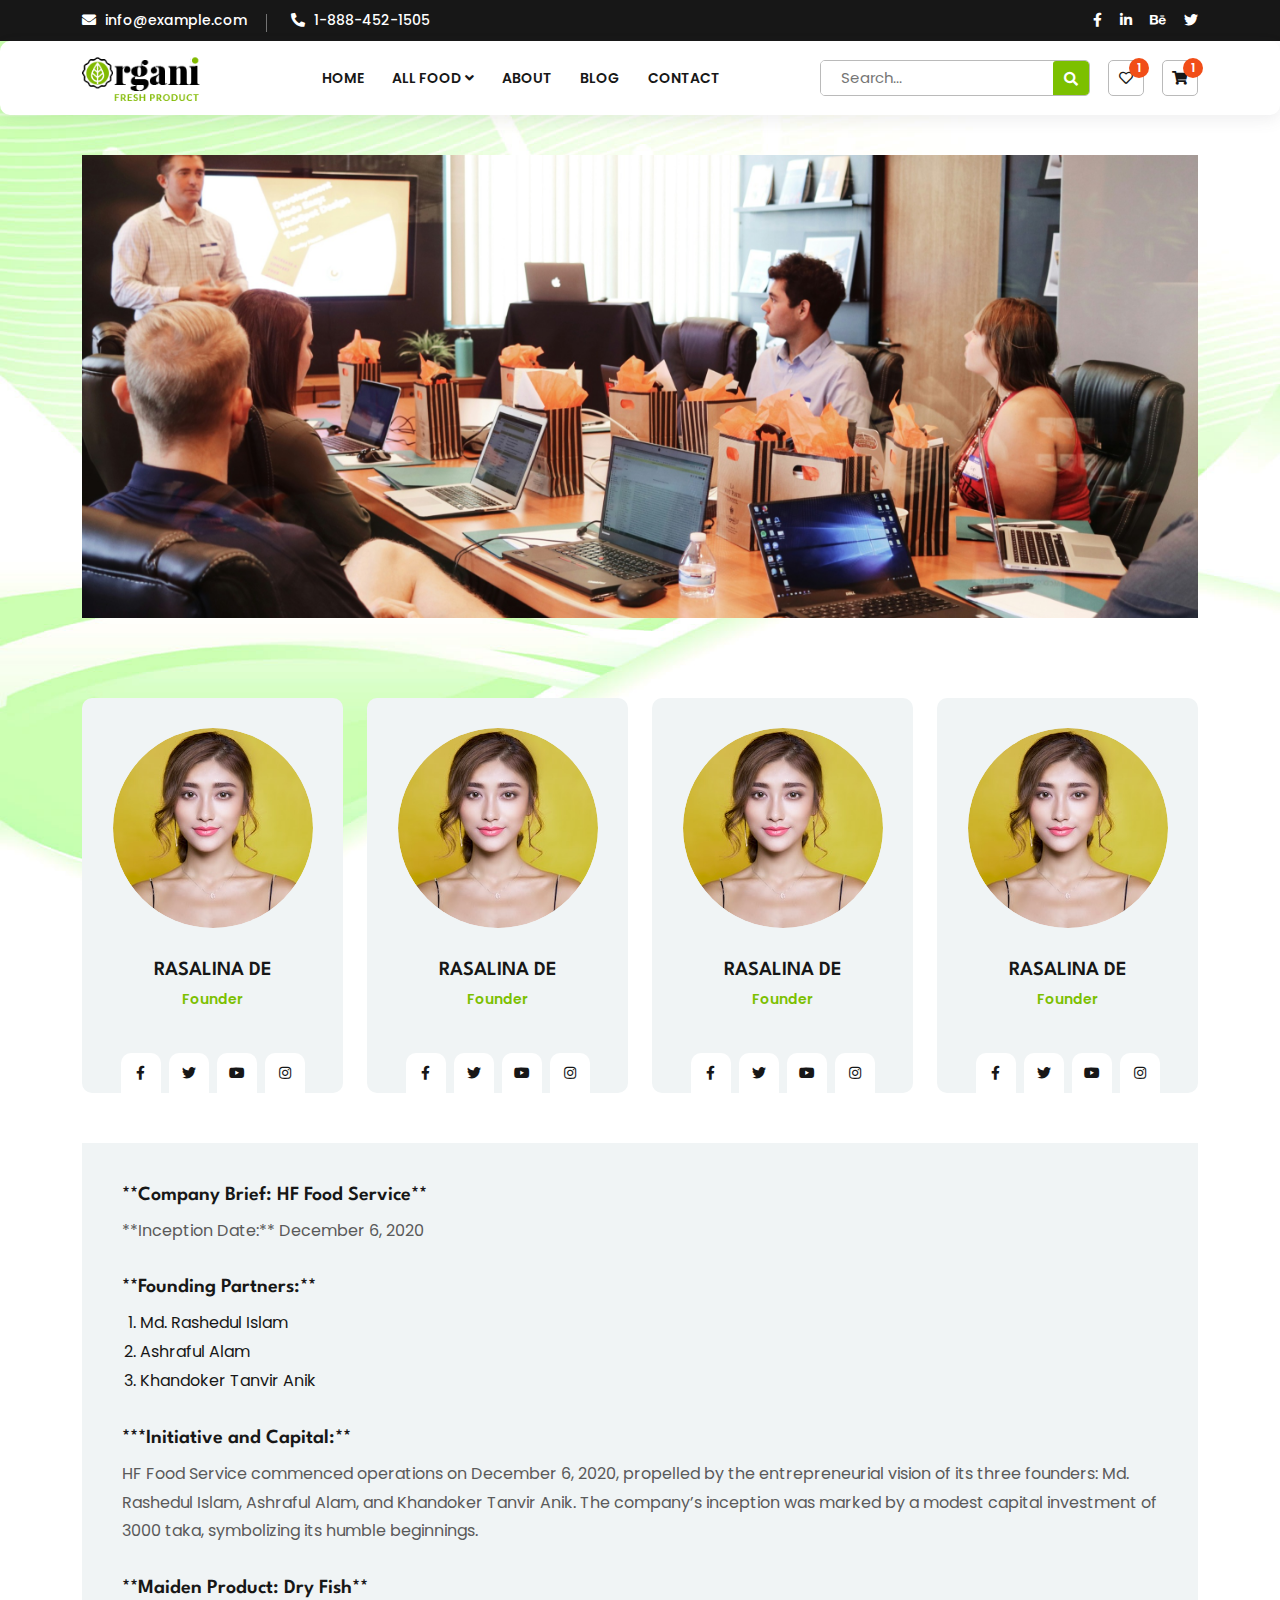
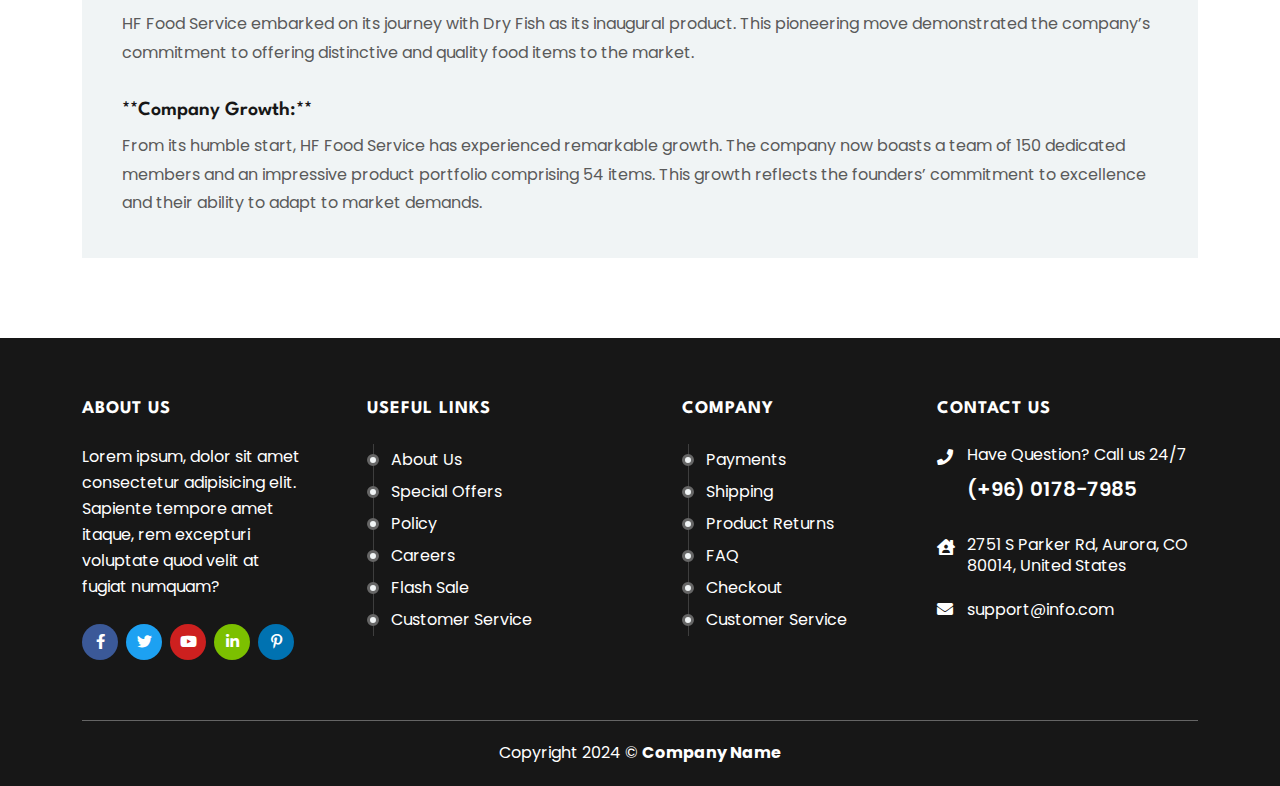
<file: about.html>
<!doctype html>
<html lang="en">

<head>
  <meta charset="UTF-8">
  <meta http-equiv="X-UA-Compatible" content="IE=edge">
  <title>Ecommerce</title>
  <meta name="description" content="Ecommerce">
  <meta name="viewport" content="width=device-width, initial-scale=1, minimum-scale=1.0">

  <link rel="shortcut icon" type="image/x-icon" href="assets/">
  <!-- Place favicon.ico in the root directory -->

  <!-- CSS here -->
  <link rel="stylesheet" href="assets/css/bootstrap.min.css">
  <link rel="stylesheet" href="assets/fontawsome/css/all.min.css">
  <link rel="stylesheet" href="assets/fontawsome/css/fontawesome.min.css">
  <link rel="stylesheet" href="assets/css/animate.min.css">
  <link rel="stylesheet" href="assets/css/slick.css">
  <!-- <link rel="stylesheet" href="assets/css/odometer.css"> -->
  <link rel="stylesheet" href="assets/css/magnific-popup.css">
  <link rel="stylesheet" href="assets/css/style.css">
  <link rel="stylesheet" href="assets/css/responsive.css">
</head>

<body>
  <!-- Header area start -->
  <div id="header-fixed-height"></div>
  <header class="header-area-two" id="sticky-header">
    <div class="header-main d-none d-lg-block">

      <!-- header top area -->
      <div class="header-top">
        <div class="container">
          <div class="row">
            <div class="col-lg-6">
              <div class="contact-info">
                <ul class="list-unstyled">
                  <li><a href="mailto:info@example.com"><i class="fas fa-envelope"></i> info@example.com</a></li>
                  <li><a href="tel:1-888-452-1505"><i class="fas fa-phone-alt"></i> 1-888-452-1505</a></li>
                </ul>
              </div>
            </div>
            <div class="col-lg-6">
              <div class="social-icon text-end">
                <ul class="list-unstyled">
                  <li><a href="#"><i class="fab fa-facebook-f"></i></a></li>
                  <li><a href="#"><i class="fab fa-linkedin-in"></i></a></li>
                  <li><a href="#"><i class="fab fa-behance"></i></a></li>
                  <li><a href="#"><i class="fab fa-twitter"></i></a></li>
                </ul>
              </div>
            </div>
          </div>
        </div>
      </div>
      <!-- main menu area -->
      <div class="main_menu_area">
        <div class="container">
          <div class="d-flex align-items-center">
            <div class="logo">
              <a href="index.html"><img src="assets/img/logo.png" alt="logo" width=120"></a>
            </div>
            <div class="menu">
              <ul class="list-unstyled">
                <li><a href="index.html">Home</a></li>
                <li>
                  <a href="#">All Food <i class="fas fa-angle-down"></i></a>
                  <div class="sub-menu">
                    <ul class="list-unstyled">
                      <li><a href="category.html">পপুলার</a></li>
                      <li><a href="category.html">প্রিমিয়াম খেজুরের গুড়</a></li>
                      <li><a href="category.html">সিজনাল</a></li>
                      <li><a href="category.html">গুঁড়া মশলা</a></li>
                      <li><a href="category.html">ঘি ও তেল</a></li>
                      <li><a href="category.html">মধু ও মিষ্টি</a></li>
                      <li><a href="category.html">প্রিমিয়াম শুঁটকি</a></li>
                      <li><a href="category.html">ভেষজ</a></li>
                      <li><a href="category.html">আচার</a></li>
                      <li><a href="category.html">উপহার</a></li>
                    </ul>
                  </div>
                </li>
                <li><a href="about.html">About</a></li>
                <li><a href="blog.html">Blog</a></li>
                <li><a href="contact.html">Contact</a></li>
              </ul>
            </div>
            <div class="menu_option">
              <ul class="list-unstyled">
                <li class="menu_option_li search position-relative">
                  <div class="search_fields position-relative">
                    <input type="text" placeholder="Search...">
                    <button class="search_btn" type="button"><i class="fa fa-search"></i></button>
                  </div>
                </li>
                <li class="menu_option_li wishlist">
                  <a href="wishlist.html" class="main_option"><i class="far fa-heart"></i> <sup>1</sup></a>
                </li>
                <li class="menu_option_li cart position-relative">
                  <a href="cart.html" class="main_option"><i class="fas fa-shopping-cart"></i> <sup>1</sup></a>
                  <div class="cart-option">
                    <div class="cart-prd">
                      <ul>
                        <li class="d-flex align-items-center">
                          <div class="img">
                            <a href=""><img src="assets/img/34.png" alt="03" width="80" class="img-fluid"></a>
                          </div>
                          <div class="text">
                            <a href="">Strawberry</a>
                            <p>1 × $40.00</p>
                          </div>
                          <div class="button">
                            <button type="button"><i class="far fa-trash-alt"></i></button>
                          </div>
                        </li>
                        <li class="d-flex align-items-center">
                          <div class="img">
                            <a href=""><img src="assets/img/34.png" alt="03" width="80" class="img-fluid"></a>
                          </div>
                          <div class="text">
                            <a href="">Strawberry</a>
                            <p>1 × $40.00</p>
                          </div>
                          <div class="button">
                            <button type="button"><i class="far fa-trash-alt"></i></button>
                          </div>
                        </li>
                        <li class="d-flex align-items-center">
                          <div class="img">
                            <a href=""><img src="assets/img/34.png" alt="03" width="80" class="img-fluid"></a>
                          </div>
                          <div class="text">
                            <a href="">Strawberry</a>
                            <p>1 × $40.00</p>
                          </div>
                          <div class="button">
                            <button type="button"><i class="far fa-trash-alt"></i></button>
                          </div>
                        </li>
                        <li class="d-flex align-items-center">
                          <div class="img">
                            <a href=""><img src="assets/img/34.png" alt="03" width="80" class="img-fluid"></a>
                          </div>
                          <div class="text">
                            <a href="">Strawberry</a>
                            <p>1 × $40.00</p>
                          </div>
                          <div class="button">
                            <button type="button"><i class="far fa-trash-alt"></i></button>
                          </div>
                        </li>
                        <li class="d-flex align-items-center">
                          <div class="img">
                            <a href=""><img src="assets/img/34.png" alt="03" width="80" class="img-fluid"></a>
                          </div>
                          <div class="text">
                            <a href="">Strawberry</a>
                            <p>1 × $40.00</p>
                          </div>
                          <div class="button">
                            <button type="button"><i class="far fa-trash-alt"></i></button>
                          </div>
                        </li>
                      </ul>
                    </div>
                    <div class="cart-bottom">
                      <div class="cart-price">
                        <div class="d-flex justify-content-between">
                          <div class="total">
                            <h5>Total</h5>
                          </div>
                          <div class="price">
                            <span>$ 200</span>
                          </div>
                        </div>
                      </div>
                      <div class="cart-action d-flex justify-content-between">
                        <a href="">View Cart</a>
                        <a href="">Checkout</a>
                      </div>
                    </div>
                  </div>
                </li>
              </ul>
            </div>
          </div>
        </div>
      </div>
    </div>
    <!-- mobile navbar part start -->
    <div class="mobile-menu-area d-block d-lg-none">
      <div class="mobile-topbar">
        <div class="container">
          <div class="d-flex justify-content-between align-items-center">
            <div class="bars">
              <i class="fas fa-bars"></i>
            </div>
            <div class="logo">
              <a href="index-2.html"><img src="assets/img/logo.png" alt="logo"></a>
            </div>
            <div class="carts_">
              <a href="cart.html" class="carts_menu_ bg-transparent"><i class="fas fa-cart-plus"></i> <sup>3</sup></a>
            </div>
          </div>
        </div>
      </div>
      <div class="mobile-menu-overlay"></div>
      <div class="mobile-menu-main">
        <div class="logo">
          <a href="index.html"><img src="assets/img/logo.png" alt="logo"></a>
        </div>
        <div class="close-mobile-menu"><i class="fas fa-times"></i></div>
        <div class="menu-body">
          <div class="menu-list">
            <ul class="list-unstyled">
              <li class="sub-mobile-menu">
                <a href="index.html">Home </a>
              </li>
              <li class="sub-mobile-menu">
                <a href="about.html">About Us</a>
              </li>

              <li class="sub-mobile-menu">
                <a href="#">Services <i class="fas fa-chevron-down"></i></a>
                <ul class="list-unstyled">
                  <li><a href="service-details.html">University Application</a></li>
                  <li><a href="service-details.html">Visa Application & Processing</a></li>
                  <li><a href="service-details.html">Sponsor Documents Processing</a></li>
                </ul>
              </li>
              <li class="sub-mobile-menu">
                <a href="#">Country <i class="fas fa-chevron-down"></i></a>
                <ul class="list-unstyled">
                  <li><a href="country.html">Austria</a></li>
                  <li><a href="country.html">Belgium</a></li>
                  <li><a href="country.html">Czech Republic</a></li>
                  <li><a href="country.html">Denmark</a></li>
                </ul>
              </li>
              <li class="sub-mobile-menu">
                <a href="blog.html">Blog</a>
              </li>
              <li class="sub-mobile-menu"><a href="payment.html">Payment</a>
              </li>
              <li class="sub-mobile-menu">
                <a href="contact.html">Contact Us</a>
              </li>
            </ul>
          </div>
        </div>
        <div class="social-icon">
          <ul class="list-unstyled">
            <li><a href="#"><i class="fab fa-facebook-f"></i></a></li>
            <li><a href="#"><i class="fab fa-twitter"></i></a></li>
            <li><a href="#"><i class="fab fa-linkedin-in"></i></a></li>
            <li><a href="#"><i class="fab fa-instagram"></i></a></li>
            <li><a href="#"><i class="fab fa-pinterest-p"></i></a></li>
          </ul>
        </div>
        <div class="mobile-menu-action-btn pt-2">
          <a href="" class="uppercase">Contact Me <i class="fas fa-arrow-right"></i></a>
        </div>
      </div>
    </div>
    <!-- mobile navbar part end -->
  </header>
  <!-- Header area end -->

  <!-- main area part start -->
  <main>
    <!-- about area start -->
    <div class="about_area">
      <div class="container">
        <div class="row">
          <div class="col-lg-12">
            <div class="image">
              <img src="assets/img/abt.png" alt="abt" class="img-fluid w-100">
            </div>
          </div>
        </div>
      </div>
    </div>
    <div class="team_area">
      <div class="container">
        <div class="row g-4">
          <div class="col-xl-3 col-lg-4 col-md-6">
            <div class="team_item">
              <div class="img text-center">
                <!-- image size 312 * 312 px -->
                <img src="assets/img/chefs.jpg" alt="chefs-1" class="img-fluid">
              </div>
              <div class="text text-center">
                <h5>RASALINA DE</h5>
                <p>Founder</p>
                <ul class="list-unstyled">
                  <li><a href=""><i class="fab fa-facebook-f"></i></a></li>
                  <li><a href=""><i class="fab fa-twitter"></i></a></li>
                  <li><a href=""><i class="fab fa-youtube"></i></a></li>
                  <li><a href=""><i class="fab fa-instagram"></i></a></li>
                </ul>
              </div>
            </div>
          </div>
          <div class="col-xl-3 col-lg-4 col-md-6">
            <div class="team_item">
              <div class="img text-center">
                <!-- image size 312 * 312 px -->
                <img src="assets/img/chefs.jpg" alt="chefs-2" class="img-fluid">
              </div>
              <div class="text text-center">
                <h5>RASALINA DE</h5>
                <p>Founder</p>
                <ul class="list-unstyled">
                  <li><a href=""><i class="fab fa-facebook-f"></i></a></li>
                  <li><a href=""><i class="fab fa-twitter"></i></a></li>
                  <li><a href=""><i class="fab fa-youtube"></i></a></li>
                  <li><a href=""><i class="fab fa-instagram"></i></a></li>
                </ul>
              </div>
            </div>
          </div>
          <div class="col-xl-3 col-lg-4 col-md-6">
            <div class="team_item">
              <div class="img text-center">
                <!-- image size 312 * 312 px -->
                <img src="assets/img/chefs.jpg" alt="chefs-3" class="img-fluid">
              </div>
              <div class="text text-center">
                <h5>RASALINA DE</h5>
                <p>Founder</p>
                <ul class="list-unstyled">
                  <li><a href=""><i class="fab fa-facebook-f"></i></a></li>
                  <li><a href=""><i class="fab fa-twitter"></i></a></li>
                  <li><a href=""><i class="fab fa-youtube"></i></a></li>
                  <li><a href=""><i class="fab fa-instagram"></i></a></li>
                </ul>
              </div>
            </div>
          </div>
          <div class="col-xl-3 col-lg-4 col-md-6">
            <div class="team_item">
              <div class="img text-center">
                <!-- image size 312 * 312 px -->
                <img src="assets/img/chefs.jpg" alt="chefs-1" class="img-fluid">
              </div>
              <div class="text text-center">
                <h5>RASALINA DE</h5>
                <p>Founder</p>
                <ul class="list-unstyled">
                  <li><a href=""><i class="fab fa-facebook-f"></i></a></li>
                  <li><a href=""><i class="fab fa-twitter"></i></a></li>
                  <li><a href=""><i class="fab fa-youtube"></i></a></li>
                  <li><a href=""><i class="fab fa-instagram"></i></a></li>
                </ul>
              </div>
            </div>
          </div>
        </div>
      </div>
    </div>
    <div class="company_brief">
      <div class="container">
        <div class="row">
          <div class="col-lg-12">
            <div class="brief_main">
              <h3 class="title">**Company Brief: HF Food Service**</h3>
              <p>**Inception Date:** December 6, 2020</p>
              <h3 class="title">**Founding Partners:**</h3>
              <ol class="list-group">
                <li> Md. Rashedul Islam</li>
                <li>Ashraful Alam</li>
                <li>
                  Khandoker Tanvir Anik</li>
              </ol>
              <h3 class="title">***Initiative and Capital:**</h3>
              <p>HF Food Service commenced operations on December 6, 2020, propelled by the entrepreneurial vision of
                its three founders: Md. Rashedul Islam, Ashraful Alam, and Khandoker Tanvir Anik. The company’s
                inception was marked by a modest capital investment of 3000 taka, symbolizing its humble beginnings.</p>
              <h3 class="title">**Maiden Product: Dry Fish**</h3>
              <p>HF Food Service embarked on its journey with Dry Fish as its inaugural product. This pioneering move
                demonstrated the company’s commitment to offering distinctive and quality food items to the market.</p>
              <h3 class="title">**Company Growth:**</h3>
              <p>From its humble start, HF Food Service has experienced remarkable growth. The company now boasts a team
                of 150 dedicated members and an impressive product portfolio comprising 54 items. This growth reflects
                the founders’ commitment to excellence and their ability to adapt to market demands.</p>
            </div>
          </div>
        </div>
      </div>
    </div>
    <!-- about area end -->
  </main>
  <!-- main area part end -->

  <!-- scroll top part start -->
  <button class="scroll-to-top">
    <i class="fas fa-angle-up"></i>
  </button>
  <!-- scroll top part end -->

  <!-- footer part start -->
  <footer>
    <div class="footer-bg">
      <div class="container">
        <div class="row">
          <div class="col-lg-3 col-xl-3 col-xxl-4 col-md-6">
            <div class="footer-about">
              <div class="footer-title">
                <h4>About Us</h4>
              </div>
              <div class="text">
                <p>Lorem ipsum, dolor sit amet consectetur adipisicing elit. Sapiente tempore amet itaque, rem excepturi
                  voluptate quod velit at fugiat numquam?</p>
              </div>
              <div class="social-icon">
                <ul>
                  <li><a href=""><i class="fab fa-facebook-f"></i></a></li>
                  <li><a href=""><i class="fab fa-twitter"></i></a></li>
                  <li><a href=""><i class="fab fa-youtube"></i></a></li>
                  <li><a href=""><i class="fab fa-linkedin-in"></i></a></li>
                  <li><a href=""><i class="fab fa-pinterest-p"></i></a></li>
                </ul>
              </div>
            </div>
          </div>
          <div class="col-lg-3 col-xl-3 mt-4 mt-md-0 col-xxl-2 col-md-6">
            <div class="useful-links">
              <div class="footer-title">
                <h4>Useful Links</h4>
              </div>
              <div class="info-link">
                <ul class="list-unstyled">
                  <li><a href="">About Us</a></li>
                  <li><a href="">Special Offers</a></li>
                  <li><a href="">Policy</a></li>
                  <li><a href="">Careers</a></li>
                  <li><a href="">Flash Sale</a></li>
                  <li><a href="">Customer Service</a></li>
                </ul>
              </div>
            </div>
          </div>
          <div class="col-lg-3 mt-4 mt-lg-0 col-xl-3 col-xxl-2 col-md-6">
            <div class="help-center">
              <div class="footer-title">
                <h4>Company</h4>
              </div>
              <div class="info-link">
                <ul class="list-unstyled">
                  <li><a href="">Payments</a></li>
                  <li><a href="">Shipping</a></li>
                  <li><a href="">Product Returns</a></li>
                  <li><a href="">FAQ</a></li>
                  <li><a href="">Checkout</a></li>
                  <li><a href="">Customer Service</a></li>
                </ul>
              </div>
            </div>
          </div>
          <div class="col-lg-3 mt-4 mt-lg-0 col-xl-3 col-xxl-3 col-md-6 mx-auto">
            <div class="contact-us">
              <div class="footer-title">
                <h4>Contact us</h4>
              </div>
              <div class="contact-details">
                <ul class="list-unstyled">
                  <li>
                    <div class="icon"><i class="fas fa-phone"></i></div>
                    <div class="contact-info">
                      <p>Have Question? Call us 24/7</p>
                      <a href="tel:(+96) 0178-7985">(+96) 0178-7985</a>
                    </div>
                  </li>
                  <li>
                    <div class="icon"><i class="fas fa-house-user"></i></div>
                    <div class="contact-info">
                      <p>2751 S Parker Rd, Aurora, CO 80014, United States</p>
                    </div>
                  </li>
                  <li>
                    <div class="icon"><i class="fas fa-envelope"></i></div>
                    <div class="contact-info">
                      <a class="mail" href="mailto:support@info.com">support@info.com</a>
                    </div>
                  </li>
                </ul>
              </div>
            </div>
          </div>
        </div>
      </div>
    </div>
  </footer>

  <section class="footer-bottom">
    <div class="container">
      <div class="footer-btm-details">
        <div class="row">
          <div class="col-lg-6 mx-auto">
            <div class="copyright text-center">
              <p>Copyright 2024 © <b>Company Name</b></p>
            </div>
          </div>
        </div>
      </div>
    </div>
  </section>
  <!-- footer part end -->

  <!-- JS here -->
  <script src="assets/js/vendor/jquery-3.6.0.min.js"></script>
  <script src="assets/js/bootstrap.bundle.min.js"></script>
  <script src="assets/js/wow.min.js"></script>
  <script src="assets/js/slick.min.js"></script>
  <script src="assets/js/jquery.magnific-popup.min.js"></script>
  <script src="assets/js/countdown.min.js"></script>
  <!-- <script src="assets/js/jquery.odometer.min.js"></script> -->
  <script src="assets/js/script.js"></script>
</body>

</html>
</file>
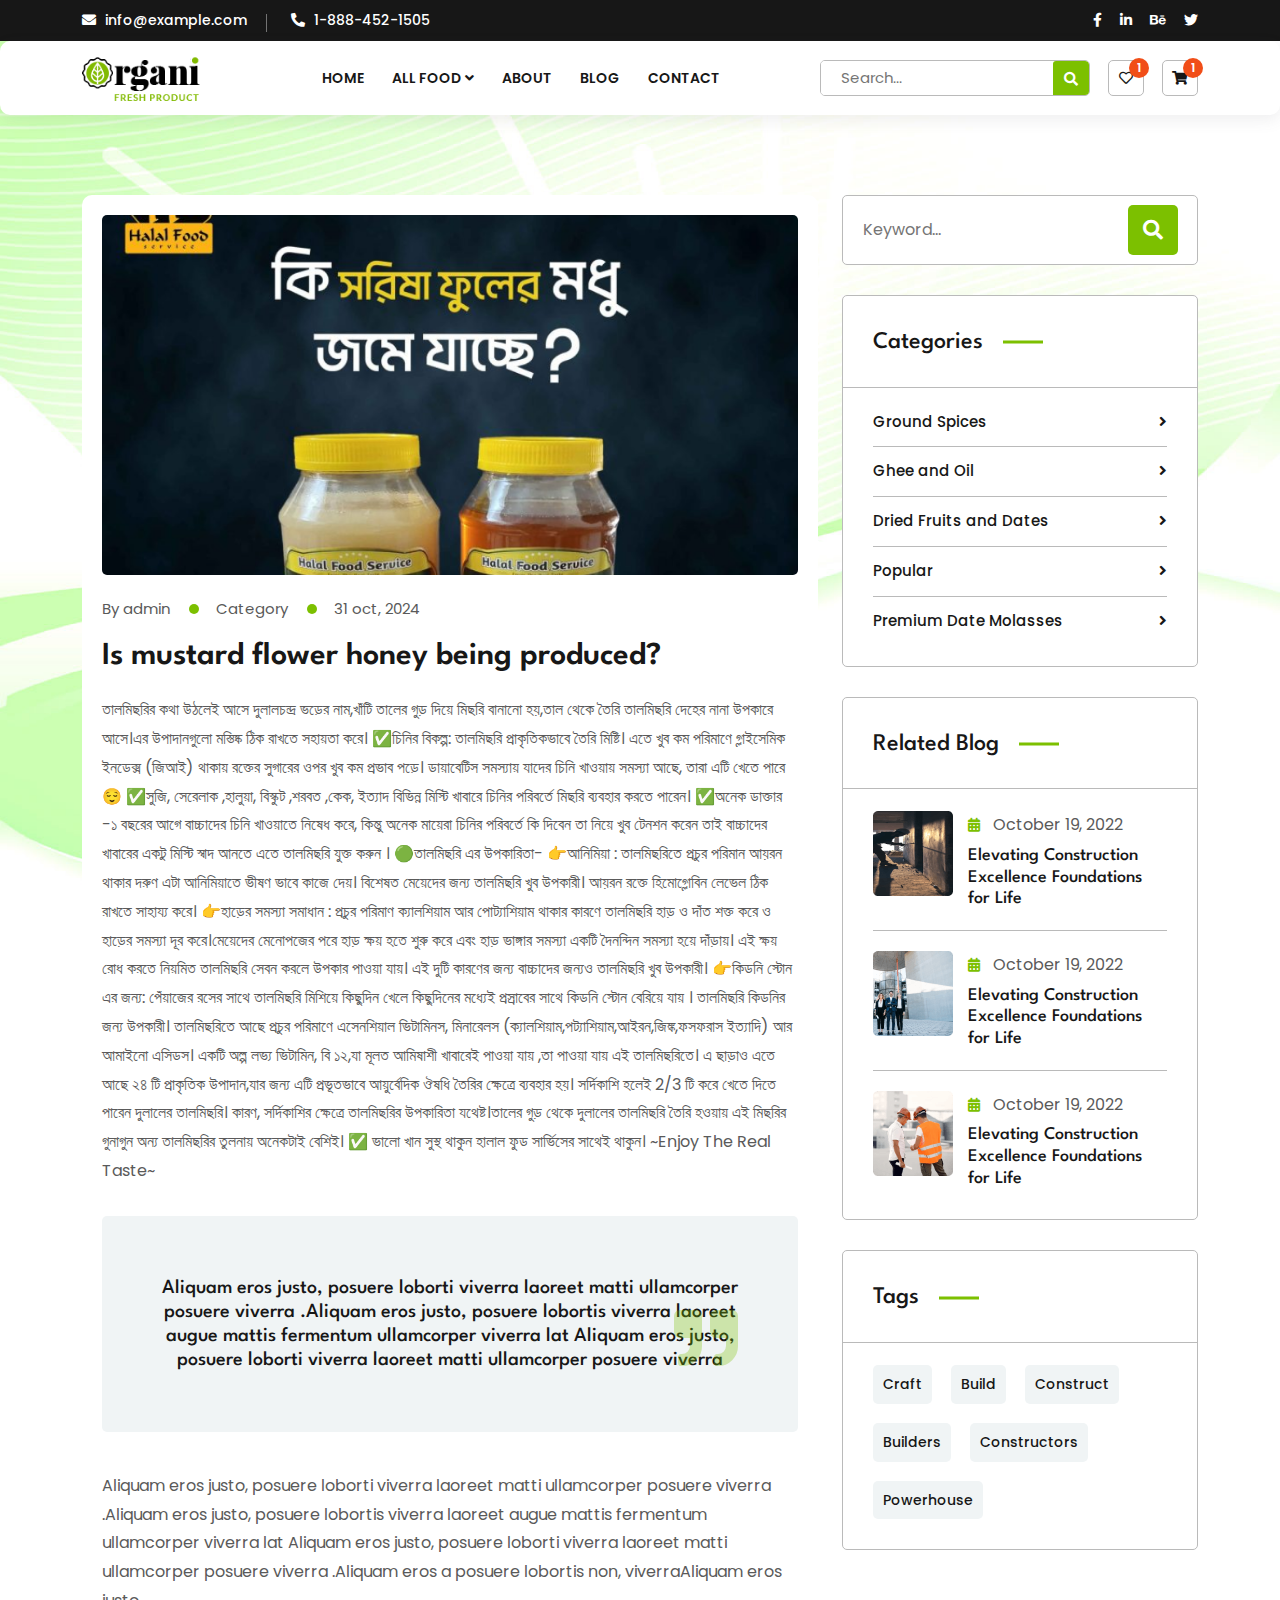
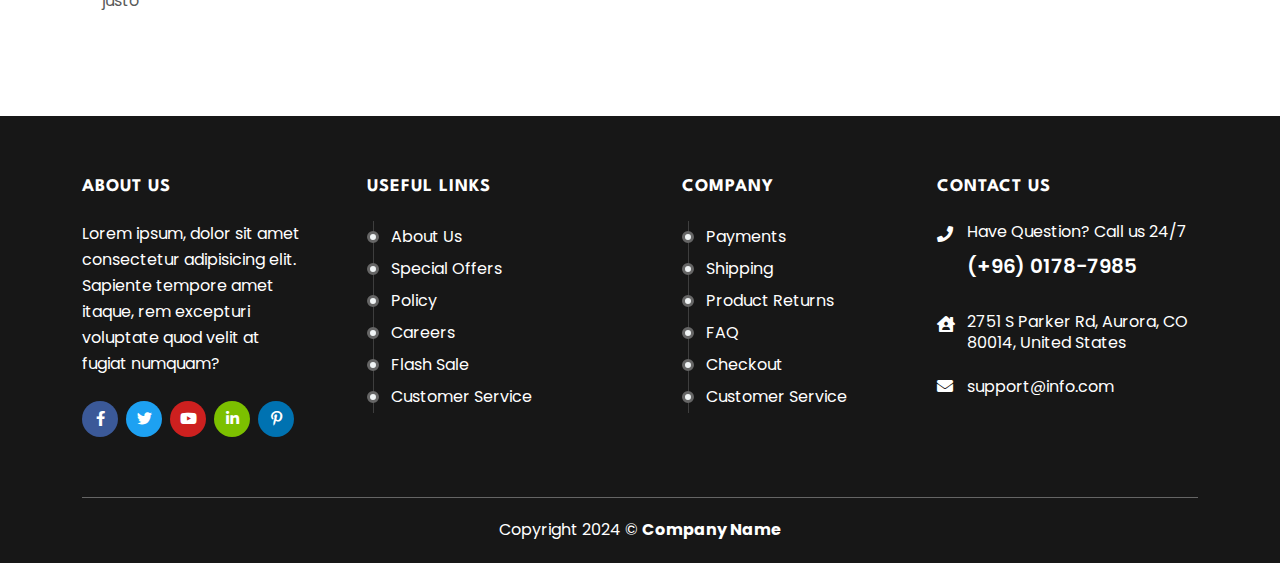
<file: blog-details.html>
<!doctype html>
<html lang="en">

<head>
  <meta charset="UTF-8">
  <meta http-equiv="X-UA-Compatible" content="IE=edge">
  <title>Ecommerce</title>
  <meta name="description" content="Ecommerce">
  <meta name="viewport" content="width=device-width, initial-scale=1, minimum-scale=1.0">

  <link rel="shortcut icon" type="image/x-icon" href="assets/">
  <!-- Place favicon.ico in the root directory -->

  <!-- CSS here -->
  <link rel="stylesheet" href="assets/css/bootstrap.min.css">
  <link rel="stylesheet" href="assets/fontawsome/css/all.min.css">
  <link rel="stylesheet" href="assets/fontawsome/css/fontawesome.min.css">
  <link rel="stylesheet" href="assets/css/animate.min.css">
  <link rel="stylesheet" href="assets/css/slick.css">
  <!-- <link rel="stylesheet" href="assets/css/odometer.css"> -->
  <link rel="stylesheet" href="assets/css/magnific-popup.css">
  <link rel="stylesheet" href="assets/css/style.css">
  <link rel="stylesheet" href="assets/css/responsive.css">
</head>

<body>
  <!-- Header area start -->
  <div id="header-fixed-height"></div>
  <header class="header-area-two" id="sticky-header">
    <div class="header-main d-none d-lg-block">

      <!-- header top area -->
      <div class="header-top">
        <div class="container">
          <div class="row">
            <div class="col-lg-6">
              <div class="contact-info">
                <ul class="list-unstyled">
                  <li><a href="mailto:info@example.com"><i class="fas fa-envelope"></i> info@example.com</a></li>
                  <li><a href="tel:1-888-452-1505"><i class="fas fa-phone-alt"></i> 1-888-452-1505</a></li>
                </ul>
              </div>
            </div>
            <div class="col-lg-6">
              <div class="social-icon text-end">
                <ul class="list-unstyled">
                  <li><a href="#"><i class="fab fa-facebook-f"></i></a></li>
                  <li><a href="#"><i class="fab fa-linkedin-in"></i></a></li>
                  <li><a href="#"><i class="fab fa-behance"></i></a></li>
                  <li><a href="#"><i class="fab fa-twitter"></i></a></li>
                </ul>
              </div>
            </div>
          </div>
        </div>
      </div>
      <!-- main menu area -->
      <div class="main_menu_area">
        <div class="container">
          <div class="d-flex align-items-center">
            <div class="logo">
              <a href="index.html"><img src="assets/img/logo.png" alt="logo" width=120"></a>
            </div>
            <div class="menu">
              <ul class="list-unstyled">
                <li><a href="index.html">Home</a></li>
                <li>
                  <a href="#">All Food <i class="fas fa-angle-down"></i></a>
                  <div class="sub-menu">
                    <ul class="list-unstyled">
                      <li><a href="category.html">পপুলার</a></li>
                      <li><a href="category.html">প্রিমিয়াম খেজুরের গুড়</a></li>
                      <li><a href="category.html">সিজনাল</a></li>
                      <li><a href="category.html">গুঁড়া মশলা</a></li>
                      <li><a href="category.html">ঘি ও তেল</a></li>
                      <li><a href="category.html">মধু ও মিষ্টি</a></li>
                      <li><a href="category.html">প্রিমিয়াম শুঁটকি</a></li>
                      <li><a href="category.html">ভেষজ</a></li>
                      <li><a href="category.html">আচার</a></li>
                      <li><a href="category.html">উপহার</a></li>
                    </ul>
                  </div>
                </li>
                <li><a href="about.html">About</a></li>
                <li><a href="blog.html">Blog</a></li>
                <li><a href="contact.html">Contact</a></li>
              </ul>
            </div>
            <div class="menu_option">
              <ul class="list-unstyled">
                <li class="menu_option_li search position-relative">
                  <div class="search_fields position-relative">
                    <input type="text" placeholder="Search...">
                    <button class="search_btn" type="button"><i class="fa fa-search"></i></button>
                  </div>
                </li>
                <li class="menu_option_li wishlist">
                  <a href="wishlist.html" class="main_option"><i class="far fa-heart"></i> <sup>1</sup></a>
                </li>
                <li class="menu_option_li cart position-relative">
                  <a href="cart.html" class="main_option"><i class="fas fa-shopping-cart"></i> <sup>1</sup></a>
                  <div class="cart-option">
                    <div class="cart-prd">
                      <ul>
                        <li class="d-flex align-items-center">
                          <div class="img">
                            <a href=""><img src="assets/img/34.png" alt="03" width="80" class="img-fluid"></a>
                          </div>
                          <div class="text">
                            <a href="">Strawberry</a>
                            <p>1 × $40.00</p>
                          </div>
                          <div class="button">
                            <button type="button"><i class="far fa-trash-alt"></i></button>
                          </div>
                        </li>
                        <li class="d-flex align-items-center">
                          <div class="img">
                            <a href=""><img src="assets/img/34.png" alt="03" width="80" class="img-fluid"></a>
                          </div>
                          <div class="text">
                            <a href="">Strawberry</a>
                            <p>1 × $40.00</p>
                          </div>
                          <div class="button">
                            <button type="button"><i class="far fa-trash-alt"></i></button>
                          </div>
                        </li>
                        <li class="d-flex align-items-center">
                          <div class="img">
                            <a href=""><img src="assets/img/34.png" alt="03" width="80" class="img-fluid"></a>
                          </div>
                          <div class="text">
                            <a href="">Strawberry</a>
                            <p>1 × $40.00</p>
                          </div>
                          <div class="button">
                            <button type="button"><i class="far fa-trash-alt"></i></button>
                          </div>
                        </li>
                        <li class="d-flex align-items-center">
                          <div class="img">
                            <a href=""><img src="assets/img/34.png" alt="03" width="80" class="img-fluid"></a>
                          </div>
                          <div class="text">
                            <a href="">Strawberry</a>
                            <p>1 × $40.00</p>
                          </div>
                          <div class="button">
                            <button type="button"><i class="far fa-trash-alt"></i></button>
                          </div>
                        </li>
                        <li class="d-flex align-items-center">
                          <div class="img">
                            <a href=""><img src="assets/img/34.png" alt="03" width="80" class="img-fluid"></a>
                          </div>
                          <div class="text">
                            <a href="">Strawberry</a>
                            <p>1 × $40.00</p>
                          </div>
                          <div class="button">
                            <button type="button"><i class="far fa-trash-alt"></i></button>
                          </div>
                        </li>
                      </ul>
                    </div>
                    <div class="cart-bottom">
                      <div class="cart-price">
                        <div class="d-flex justify-content-between">
                          <div class="total">
                            <h5>Total</h5>
                          </div>
                          <div class="price">
                            <span>$ 200</span>
                          </div>
                        </div>
                      </div>
                      <div class="cart-action d-flex justify-content-between">
                        <a href="">View Cart</a>
                        <a href="">Checkout</a>
                      </div>
                    </div>
                  </div>
                </li>
              </ul>
            </div>
          </div>
        </div>
      </div>
    </div>
    <!-- mobile navbar part start -->
    <div class="mobile-menu-area d-block d-lg-none">
      <div class="mobile-topbar">
        <div class="container">
          <div class="d-flex justify-content-between align-items-center">
            <div class="bars">
              <i class="fas fa-bars"></i>
            </div>
            <div class="logo">
              <a href="index-2.html"><img src="assets/img/logo.png" alt="logo"></a>
            </div>
            <div class="carts_">
              <a href="cart.html" class="carts_menu_ bg-transparent"><i class="fas fa-cart-plus"></i> <sup>3</sup></a>
            </div>
          </div>
        </div>
      </div>
      <div class="mobile-menu-overlay"></div>
      <div class="mobile-menu-main">
        <div class="logo">
          <a href="index.html"><img src="assets/img/logo.png" alt="logo"></a>
        </div>
        <div class="close-mobile-menu"><i class="fas fa-times"></i></div>
        <div class="menu-body">
          <div class="menu-list">
            <ul class="list-unstyled">
              <li class="sub-mobile-menu">
                <a href="index.html">Home </a>
              </li>
              <li class="sub-mobile-menu">
                <a href="about.html">About Us</a>
              </li>

              <li class="sub-mobile-menu">
                <a href="#">Services <i class="fas fa-chevron-down"></i></a>
                <ul class="list-unstyled">
                  <li><a href="service-details.html">University Application</a></li>
                  <li><a href="service-details.html">Visa Application & Processing</a></li>
                  <li><a href="service-details.html">Sponsor Documents Processing</a></li>
                </ul>
              </li>
              <li class="sub-mobile-menu">
                <a href="#">Country <i class="fas fa-chevron-down"></i></a>
                <ul class="list-unstyled">
                  <li><a href="country.html">Austria</a></li>
                  <li><a href="country.html">Belgium</a></li>
                  <li><a href="country.html">Czech Republic</a></li>
                  <li><a href="country.html">Denmark</a></li>
                </ul>
              </li>
              <li class="sub-mobile-menu">
                <a href="blog.html">Blog</a>
              </li>
              <li class="sub-mobile-menu"><a href="payment.html">Payment</a>
              </li>
              <li class="sub-mobile-menu">
                <a href="contact.html">Contact Us</a>
              </li>
            </ul>
          </div>
        </div>
        <div class="social-icon">
          <ul class="list-unstyled">
            <li><a href="#"><i class="fab fa-facebook-f"></i></a></li>
            <li><a href="#"><i class="fab fa-twitter"></i></a></li>
            <li><a href="#"><i class="fab fa-linkedin-in"></i></a></li>
            <li><a href="#"><i class="fab fa-instagram"></i></a></li>
            <li><a href="#"><i class="fab fa-pinterest-p"></i></a></li>
          </ul>
        </div>
        <div class="mobile-menu-action-btn pt-2">
          <a href="" class="uppercase">Contact Me <i class="fas fa-arrow-right"></i></a>
        </div>
      </div>
    </div>
    <!-- mobile navbar part end -->
  </header>
  <!-- Header area end -->

  <!-- main area part start -->
  <main>
    <!-- blog details area start -->
    <section class="blog-details-area">
      <div class="container">
        <div class="row">
          <div class="col-lg-8">
            <div class="blog-details-information">
              <div class="blog-details-image">
                <img src="assets/img/55.jpg" alt="blog-details-image" class="img-fluid w-100">
              </div>
              <div class="blog-meta">
                <ul class="list-unstyled">
                  <li><a href="#"> By admin</a></li>
                  <li><a href="#"> Category</a></li>
                  <li><a href="#"> 31 oct, 2024</a></li>
                </ul>
              </div>
              <h3 class="blog-details-title">Is mustard flower honey being produced?</h3>
              <p>তালমিছরির কথা উঠলেই আসে দুলালচন্দ্র ভড়ের নাম,খাঁটি তালের গুড় দিয়ে মিছরি বানানো হয়,তাল থেকে তৈরি
                তালমিছরি দেহের নানা উপকারে আসে।এর উপাদানগুলো মস্তিষ্ক ঠিক রাখতে সহায়তা করে। ✅চিনির বিকল্প: তালমিছরি
                প্রাকৃতিকভাবে তৈরি মিষ্টি। এতে খুব কম পরিমাণে গ্লাইসেমিক ইনডেক্স (জিআই) থাকায় রক্তের সুগারের ওপর খুব কম
                প্রভাব পড়ে। ডায়াবেটিস সমস্যায় যাদের চিনি খাওয়ায় সমস্যা আছে, তারা এটি খেতে পারে 😌 ✅সুজি, সেরেলাক
                ,হালুয়া, বিস্কুট ,শরবত ,কেক, ইত্যাদ বিভিন্ন মিস্টি খাবারে চিনির পরিবর্তে মিছরি ব্যবহার করতে পারেন। ✅অনেক
                ডাক্তার -১ বছরের আগে বাচ্চাদের চিনি খাওয়াতে নিষেধ করে, কিন্তু অনেক মায়েরা চিনির পরিবর্তে কি দিবেন তা
                নিয়ে খুব টেনশন করেন তাই বাচ্চাদের খাবারের একটু মিস্টি স্বাদ আনতে এতে তালমিছরি যুক্ত করুন । 🟢তালমিছরি এর
                উপকারিতা- 👉আনিমিয়া : তালমিছরিতে প্রচুর পরিমান আয়রন থাকার দরুণ এটা আনিমিয়াতে ভীষণ ভাবে কাজে দেয়। বিশেষত
                মেয়েদের জন্য তালমিছরি খুব উপকারী। আয়রন রক্তে হিমোগ্লোবিন লেভেল ঠিক রাখতে সাহায্য করে। 👉হাড়ের সমস্যা
                সমাধান : প্রচুর পরিমাণ ক্যালশিয়াম আর পোট্যাশিয়াম থাকার কারণে তালমিছরি হাড় ও দাঁত শক্ত করে ও হাড়ের
                সমস্যা দূর করে।মেয়েদের মেনোপজের পরে হাড় ক্ষয় হতে শুরু করে এবং হাড় ভাঙ্গার সমস্যা একটি দৈনন্দিন সমস্যা
                হয়ে দাঁড়ায়। এই ক্ষয় রোধ করতে নিয়মিত তালমিছরি সেবন করলে উপকার পাওয়া যায়। এই দুটি কারণের জন্য বাচ্চাদের
                জন্যও তালমিছরি খুব উপকারী। 👉কিডনি স্টোন এর জন্য: পেঁয়াজের রসের সাথে তালমিছরি মিশিয়ে কিছুদিন খেলে
                কিছুদিনের মধ্যেই প্রস্রাবের সাথে কিডনি স্টোন বেরিয়ে যায় । তালমিছরি কিডনির জন্য উপকারী। তালমিছরিতে আছে
                প্রচুর পরিমাণে এসেনশিয়াল ভিটামিনস, মিনারেলস (ক্যালশিয়াম,পট্যাশিয়াম,আইরন,জিঙ্ক,ফসফরাস ইত্যাদি) আর আমাইনো
                এসিডস। একটি অল্প লভ্য ভিটামিন, বি ১২,যা মূলত আমিষাশী খাবারেই পাওয়া যায় ,তা পাওয়া যায় এই তালমিছরিতে। এ
                ছাড়াও এতে আছে ২৪ টি প্রাকৃতিক উপাদান,যার জন্য এটি প্রভূতভাবে আয়ুর্বেদিক ঔষধি তৈরির ক্ষেত্রে ব্যবহার হয়।
                সর্দিকাশি হলেই 2/3 টি করে খেতে দিতে পারেন দুলালের তালমিছরি। কারণ, সর্দিকাশির ক্ষেত্রে তালমিছরির উপকারিতা
                যথেষ্ট।তালের গুড় থেকে দুলালের তালমিছরি তৈরি হওয়ায় এই মিছরির গুনাগুন অন্য তালমিছরির তুলনায় অনেকটাই
                বেশিই। ✅ ভালো খান সুস্থ থাকুন হালাল ফুড সার্ভিসের সাথেই থাকুন। ~Enjoy The Real Taste~ </p>

              <blockquote>
                <h6 class="short-description">Aliquam eros justo, posuere loborti viverra laoreet matti ullamcorper
                  posuere viverra .Aliquam eros
                  justo, posuere lobortis viverra laoreet augue mattis fermentum ullamcorper viverra lat Aliquam eros
                  justo, posuere loborti viverra laoreet matti ullamcorper posuere viverra </h6>
                <div class="quote-icon">
                  <i class="fas fa-quote-right"></i>
                </div>
              </blockquote>
              <p>Aliquam eros justo, posuere loborti viverra laoreet matti ullamcorper posuere viverra .Aliquam eros
                justo, posuere lobortis viverra laoreet augue mattis fermentum ullamcorper viverra lat Aliquam eros
                justo, posuere loborti viverra laoreet matti ullamcorper posuere viverra .Aliquam eros a posuere
                lobortis non, viverraAliquam eros justo</p>
            </div>
          </div>
          <div class="col-lg-4 mt-4 mt-lg-0">
            <div class="blog-right-sidebar">
              <div class="sidebar-search">
                <div class="input-group position-relative">
                  <input type="text" placeholder="Keyword...">
                  <button type="submit" class="position-absolute"><i class="fas fa-search"></i></button>
                </div>
              </div>
              <div class="blog-widget">
                <div class="title-block">
                  <h4 class="title">Categories</h4>
                </div>
                <ul class="list-body list-unstyled">
                  <li><a href="">Ground Spices <span><i class="fas fa-angle-right"></i></span></a></li>
                  <li><a href="">Ghee and Oil <span><i class="fas fa-angle-right"></i></span></a></li>
                  <li><a href="">Dried Fruits and Dates <span><i class="fas fa-angle-right"></i></span></a></li>
                  <li><a href="">Popular <span><i class="fas fa-angle-right"></i></span></a></li>
                  <li><a href="">Premium Date Molasses <span><i class="fas fa-angle-right"></i></span></a></li>
                </ul>
              </div>
              <div class="blog-widget">
                <div class="title-block">
                  <h4 class="title">Related Blog</h4>
                </div>
                <div class="popular-post-main">
                  <div class="popular-post-item d-flex">
                    <div class="image">
                      <a href="" class="d-block w-100">
                        <img src="assets/img/pp-blog-1.png" alt="pp-blog-1" class="img-fluid w-100">
                      </a>
                    </div>
                    <div class="text">
                      <p><i class="fas fa-calendar-alt"></i> October 19, 2022</p>
                      <h6 class="blog-title">
                        <a href="">Elevating Construction Excellence Foundations for Life</a>
                      </h6>
                    </div>
                  </div>
                  <div class="popular-post-item d-flex">
                    <div class="image">
                      <a href="" class="d-block w-100">
                        <img src="assets/img/pp-blog-2.png" alt="pp-blog-2" class="img-fluid w-100">
                      </a>
                    </div>
                    <div class="text">
                      <p><i class="fas fa-calendar-alt"></i> October 19, 2022</p>
                      <h6 class="blog-title">
                        <a href="">Elevating Construction Excellence Foundations for Life</a>
                      </h6>
                    </div>
                  </div>
                  <div class="popular-post-item d-flex">
                    <div class="image">
                      <a href="" class="d-block w-100">
                        <img src="assets/img/pp-blog-3.png" alt="pp-blog-3" class="img-fluid w-100">
                      </a>
                    </div>
                    <div class="text">
                      <p><i class="fas fa-calendar-alt"></i> October 19, 2022</p>
                      <h6 class="blog-title">
                        <a href="">Elevating Construction Excellence Foundations for Life</a>
                      </h6>
                    </div>
                  </div>
                </div>
              </div>
              <div class="blog-widget">
                <div class="title-block">
                  <h4 class="title">Tags</h4>
                </div>
                <div class="tags">
                  <ul class="list-unstyled">
                    <li><a href="">Craft</a></li>
                    <li><a href="">Build</a></li>
                    <li><a href="">Construct</a></li>
                    <li><a href="">Builders</a></li>
                    <li><a href="">Constructors</a></li>
                    <li><a href="">Powerhouse</a></li>
                  </ul>
                </div>
              </div>
            </div>
          </div>
        </div>
      </div>
    </section>
    <!-- blog details area end -->
  </main>
  <!-- main area part end -->

  <!-- scroll top part start -->
  <button class="scroll-to-top">
    <i class="fas fa-angle-up"></i>
  </button>
  <!-- scroll top part end -->

  <!-- footer part start -->
  <footer>
    <div class="footer-bg">
      <div class="container">
        <div class="row">
          <div class="col-lg-3 col-xl-3 col-xxl-4 col-md-6">
            <div class="footer-about">
              <div class="footer-title">
                <h4>About Us</h4>
              </div>
              <div class="text">
                <p>Lorem ipsum, dolor sit amet consectetur adipisicing elit. Sapiente tempore amet itaque, rem excepturi
                  voluptate quod velit at fugiat numquam?</p>
              </div>
              <div class="social-icon">
                <ul>
                  <li><a href=""><i class="fab fa-facebook-f"></i></a></li>
                  <li><a href=""><i class="fab fa-twitter"></i></a></li>
                  <li><a href=""><i class="fab fa-youtube"></i></a></li>
                  <li><a href=""><i class="fab fa-linkedin-in"></i></a></li>
                  <li><a href=""><i class="fab fa-pinterest-p"></i></a></li>
                </ul>
              </div>
            </div>
          </div>
          <div class="col-lg-3 col-xl-3 mt-4 mt-md-0 col-xxl-2 col-md-6">
            <div class="useful-links">
              <div class="footer-title">
                <h4>Useful Links</h4>
              </div>
              <div class="info-link">
                <ul class="list-unstyled">
                  <li><a href="">About Us</a></li>
                  <li><a href="">Special Offers</a></li>
                  <li><a href="">Policy</a></li>
                  <li><a href="">Careers</a></li>
                  <li><a href="">Flash Sale</a></li>
                  <li><a href="">Customer Service</a></li>
                </ul>
              </div>
            </div>
          </div>
          <div class="col-lg-3 mt-4 mt-lg-0 col-xl-3 col-xxl-2 col-md-6">
            <div class="help-center">
              <div class="footer-title">
                <h4>Company</h4>
              </div>
              <div class="info-link">
                <ul class="list-unstyled">
                  <li><a href="">Payments</a></li>
                  <li><a href="">Shipping</a></li>
                  <li><a href="">Product Returns</a></li>
                  <li><a href="">FAQ</a></li>
                  <li><a href="">Checkout</a></li>
                  <li><a href="">Customer Service</a></li>
                </ul>
              </div>
            </div>
          </div>
          <div class="col-lg-3 mt-4 mt-lg-0 col-xl-3 col-xxl-3 col-md-6 mx-auto">
            <div class="contact-us">
              <div class="footer-title">
                <h4>Contact us</h4>
              </div>
              <div class="contact-details">
                <ul class="list-unstyled">
                  <li>
                    <div class="icon"><i class="fas fa-phone"></i></div>
                    <div class="contact-info">
                      <p>Have Question? Call us 24/7</p>
                      <a href="tel:(+96) 0178-7985">(+96) 0178-7985</a>
                    </div>
                  </li>
                  <li>
                    <div class="icon"><i class="fas fa-house-user"></i></div>
                    <div class="contact-info">
                      <p>2751 S Parker Rd, Aurora, CO 80014, United States</p>
                    </div>
                  </li>
                  <li>
                    <div class="icon"><i class="fas fa-envelope"></i></div>
                    <div class="contact-info">
                      <a class="mail" href="mailto:support@info.com">support@info.com</a>
                    </div>
                  </li>
                </ul>
              </div>
            </div>
          </div>
        </div>
      </div>
    </div>
  </footer>

  <section class="footer-bottom">
    <div class="container">
      <div class="footer-btm-details">
        <div class="row">
          <div class="col-lg-6 mx-auto">
            <div class="copyright text-center">
              <p>Copyright 2024 © <b>Company Name</b></p>
            </div>
          </div>
        </div>
      </div>
    </div>
  </section>
  <!-- footer part end -->

  <!-- JS here -->
  <script src="assets/js/vendor/jquery-3.6.0.min.js"></script>
  <script src="assets/js/bootstrap.bundle.min.js"></script>
  <script src="assets/js/wow.min.js"></script>
  <script src="assets/js/slick.min.js"></script>
  <script src="assets/js/jquery.magnific-popup.min.js"></script>
  <script src="assets/js/countdown.min.js"></script>
  <!-- <script src="assets/js/jquery.odometer.min.js"></script> -->
  <script src="assets/js/script.js"></script>
</body>

</html>
</file>
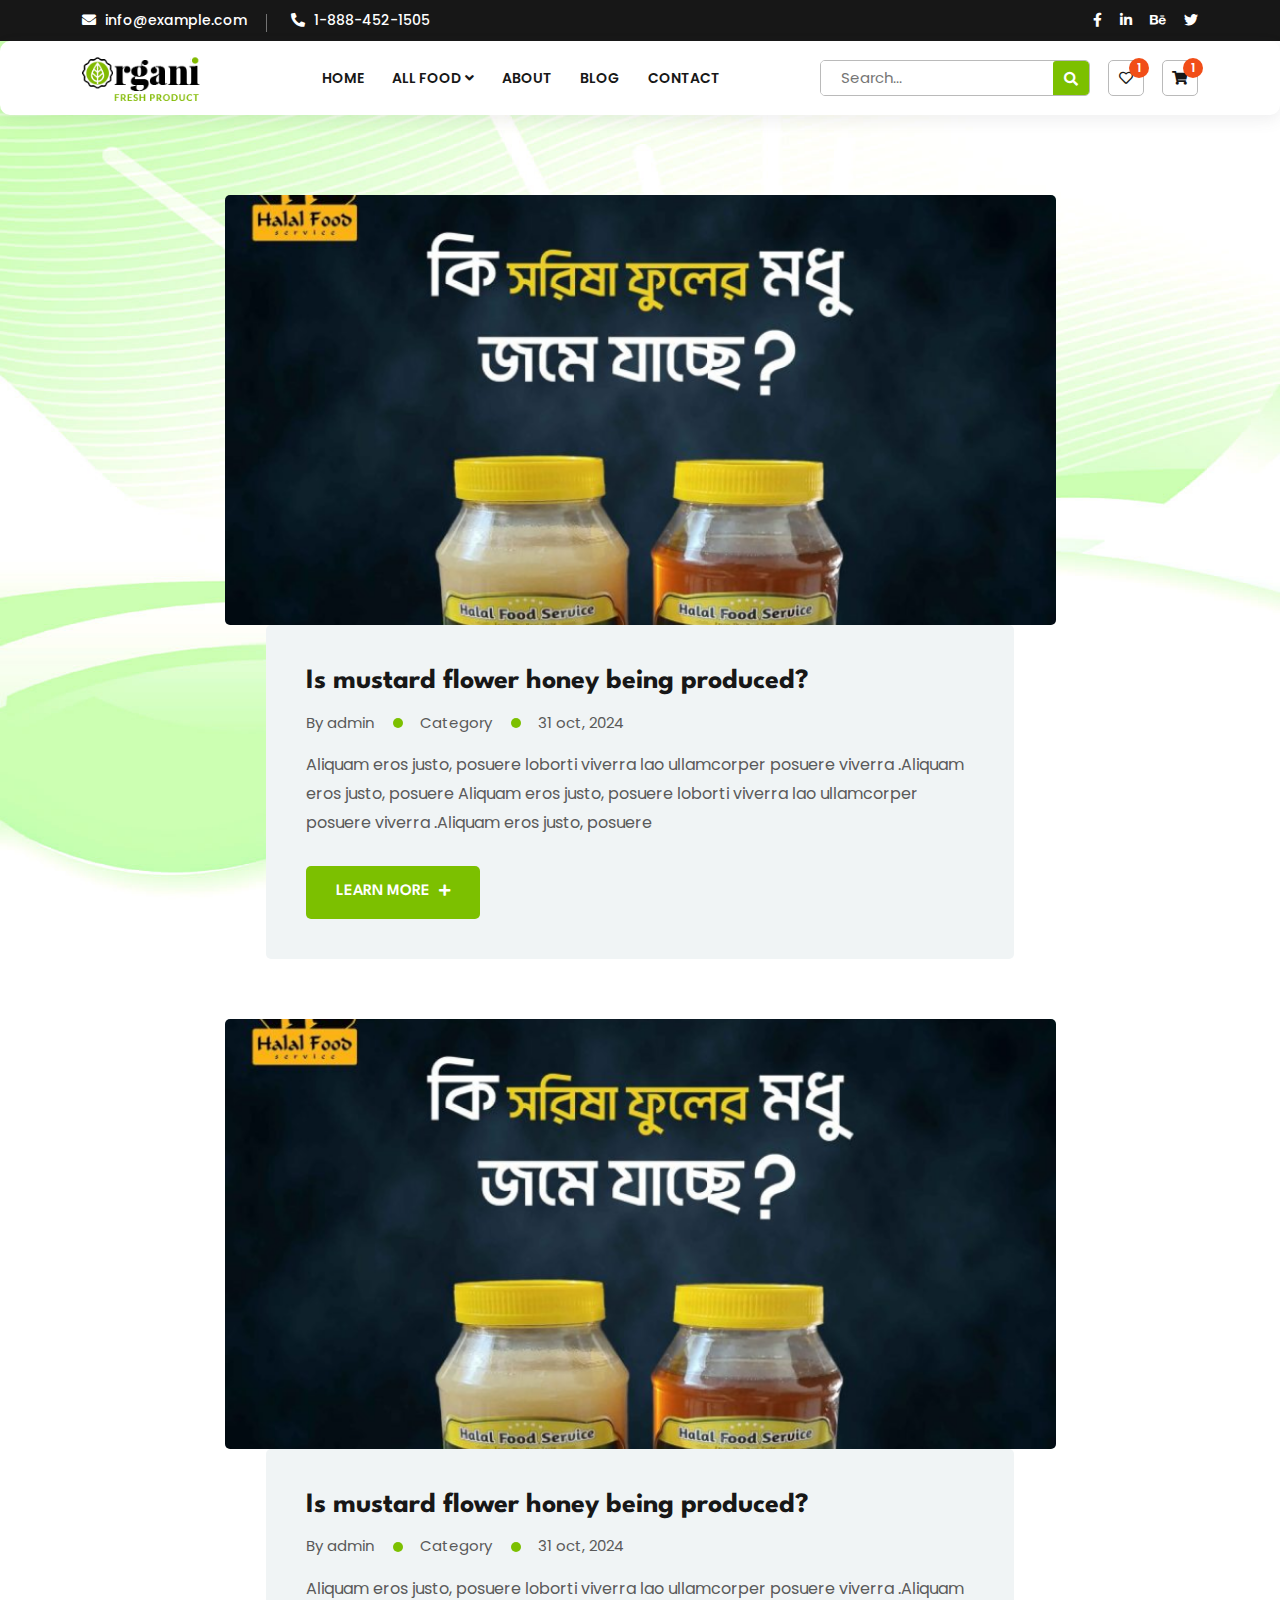
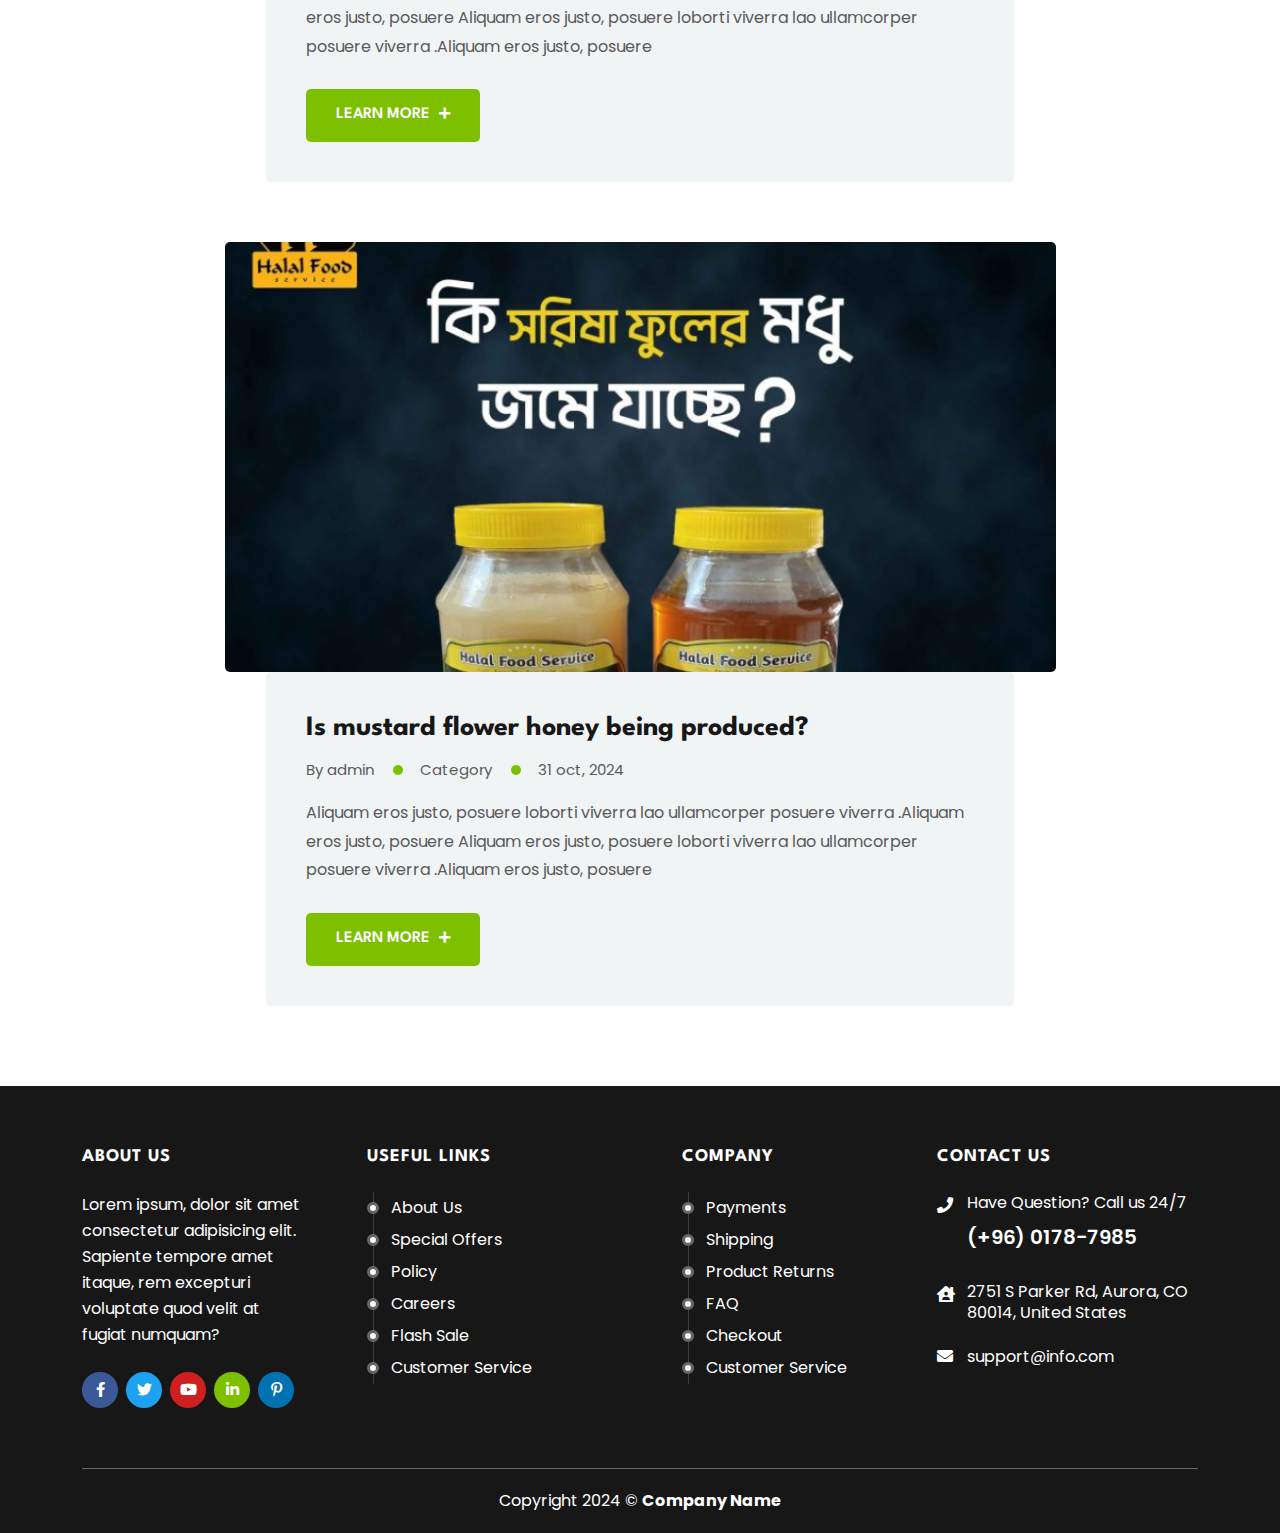
<file: blog.html>
<!doctype html>
<html lang="en">

<head>
  <meta charset="UTF-8">
  <meta http-equiv="X-UA-Compatible" content="IE=edge">
  <title>Ecommerce</title>
  <meta name="description" content="Ecommerce">
  <meta name="viewport" content="width=device-width, initial-scale=1, minimum-scale=1.0">

  <link rel="shortcut icon" type="image/x-icon" href="assets/">
  <!-- Place favicon.ico in the root directory -->

  <!-- CSS here -->
  <link rel="stylesheet" href="assets/css/bootstrap.min.css">
  <link rel="stylesheet" href="assets/fontawsome/css/all.min.css">
  <link rel="stylesheet" href="assets/fontawsome/css/fontawesome.min.css">
  <link rel="stylesheet" href="assets/css/animate.min.css">
  <link rel="stylesheet" href="assets/css/slick.css">
  <!-- <link rel="stylesheet" href="assets/css/odometer.css"> -->
  <link rel="stylesheet" href="assets/css/magnific-popup.css">
  <link rel="stylesheet" href="assets/css/style.css">
  <link rel="stylesheet" href="assets/css/responsive.css">
</head>

<body>
  <!-- Header area start -->
  <div id="header-fixed-height"></div>
  <header class="header-area-two" id="sticky-header">
    <div class="header-main d-none d-lg-block">

      <!-- header top area -->
      <div class="header-top">
        <div class="container">
          <div class="row">
            <div class="col-lg-6">
              <div class="contact-info">
                <ul class="list-unstyled">
                  <li><a href="mailto:info@example.com"><i class="fas fa-envelope"></i> info@example.com</a></li>
                  <li><a href="tel:1-888-452-1505"><i class="fas fa-phone-alt"></i> 1-888-452-1505</a></li>
                </ul>
              </div>
            </div>
            <div class="col-lg-6">
              <div class="social-icon text-end">
                <ul class="list-unstyled">
                  <li><a href="#"><i class="fab fa-facebook-f"></i></a></li>
                  <li><a href="#"><i class="fab fa-linkedin-in"></i></a></li>
                  <li><a href="#"><i class="fab fa-behance"></i></a></li>
                  <li><a href="#"><i class="fab fa-twitter"></i></a></li>
                </ul>
              </div>
            </div>
          </div>
        </div>
      </div>
      <!-- main menu area -->
      <div class="main_menu_area">
        <div class="container">
          <div class="d-flex align-items-center">
            <div class="logo">
              <a href="index.html"><img src="assets/img/logo.png" alt="logo" width=120"></a>
            </div>
            <div class="menu">
              <ul class="list-unstyled">
                <li><a href="index.html">Home</a></li>
                <li>
                  <a href="#">All Food <i class="fas fa-angle-down"></i></a>
                  <div class="sub-menu">
                    <ul class="list-unstyled">
                      <li><a href="category.html">পপুলার</a></li>
                      <li><a href="category.html">প্রিমিয়াম খেজুরের গুড়</a></li>
                      <li><a href="category.html">সিজনাল</a></li>
                      <li><a href="category.html">গুঁড়া মশলা</a></li>
                      <li><a href="category.html">ঘি ও তেল</a></li>
                      <li><a href="category.html">মধু ও মিষ্টি</a></li>
                      <li><a href="category.html">প্রিমিয়াম শুঁটকি</a></li>
                      <li><a href="category.html">ভেষজ</a></li>
                      <li><a href="category.html">আচার</a></li>
                      <li><a href="category.html">উপহার</a></li>
                    </ul>
                  </div>
                </li>
                <li><a href="about.html">About</a></li>
                <li><a href="blog.html">Blog</a></li>
                <li><a href="contact.html">Contact</a></li>
              </ul>
            </div>
            <div class="menu_option">
              <ul class="list-unstyled">
                <li class="menu_option_li search position-relative">
                  <div class="search_fields position-relative">
                    <input type="text" placeholder="Search...">
                    <button class="search_btn" type="button"><i class="fa fa-search"></i></button>
                  </div>
                </li>
                <li class="menu_option_li wishlist">
                  <a href="wishlist.html" class="main_option"><i class="far fa-heart"></i> <sup>1</sup></a>
                </li>
                <li class="menu_option_li cart position-relative">
                  <a href="cart.html" class="main_option"><i class="fas fa-shopping-cart"></i> <sup>1</sup></a>
                  <div class="cart-option">
                    <div class="cart-prd">
                      <ul>
                        <li class="d-flex align-items-center">
                          <div class="img">
                            <a href=""><img src="assets/img/34.png" alt="03" width="80" class="img-fluid"></a>
                          </div>
                          <div class="text">
                            <a href="">Strawberry</a>
                            <p>1 × $40.00</p>
                          </div>
                          <div class="button">
                            <button type="button"><i class="far fa-trash-alt"></i></button>
                          </div>
                        </li>
                        <li class="d-flex align-items-center">
                          <div class="img">
                            <a href=""><img src="assets/img/34.png" alt="03" width="80" class="img-fluid"></a>
                          </div>
                          <div class="text">
                            <a href="">Strawberry</a>
                            <p>1 × $40.00</p>
                          </div>
                          <div class="button">
                            <button type="button"><i class="far fa-trash-alt"></i></button>
                          </div>
                        </li>
                        <li class="d-flex align-items-center">
                          <div class="img">
                            <a href=""><img src="assets/img/34.png" alt="03" width="80" class="img-fluid"></a>
                          </div>
                          <div class="text">
                            <a href="">Strawberry</a>
                            <p>1 × $40.00</p>
                          </div>
                          <div class="button">
                            <button type="button"><i class="far fa-trash-alt"></i></button>
                          </div>
                        </li>
                        <li class="d-flex align-items-center">
                          <div class="img">
                            <a href=""><img src="assets/img/34.png" alt="03" width="80" class="img-fluid"></a>
                          </div>
                          <div class="text">
                            <a href="">Strawberry</a>
                            <p>1 × $40.00</p>
                          </div>
                          <div class="button">
                            <button type="button"><i class="far fa-trash-alt"></i></button>
                          </div>
                        </li>
                        <li class="d-flex align-items-center">
                          <div class="img">
                            <a href=""><img src="assets/img/34.png" alt="03" width="80" class="img-fluid"></a>
                          </div>
                          <div class="text">
                            <a href="">Strawberry</a>
                            <p>1 × $40.00</p>
                          </div>
                          <div class="button">
                            <button type="button"><i class="far fa-trash-alt"></i></button>
                          </div>
                        </li>
                      </ul>
                    </div>
                    <div class="cart-bottom">
                      <div class="cart-price">
                        <div class="d-flex justify-content-between">
                          <div class="total">
                            <h5>Total</h5>
                          </div>
                          <div class="price">
                            <span>$ 200</span>
                          </div>
                        </div>
                      </div>
                      <div class="cart-action d-flex justify-content-between">
                        <a href="">View Cart</a>
                        <a href="">Checkout</a>
                      </div>
                    </div>
                  </div>
                </li>
              </ul>
            </div>
          </div>
        </div>
      </div>
    </div>
    <!-- mobile navbar part start -->
    <div class="mobile-menu-area d-block d-lg-none">
      <div class="mobile-topbar">
        <div class="container">
          <div class="d-flex justify-content-between align-items-center">
            <div class="bars">
              <i class="fas fa-bars"></i>
            </div>
            <div class="logo">
              <a href="index-2.html"><img src="assets/img/logo.png" alt="logo"></a>
            </div>
            <div class="carts_">
              <a href="cart.html" class="carts_menu_ bg-transparent"><i class="fas fa-cart-plus"></i> <sup>3</sup></a>
            </div>
          </div>
        </div>
      </div>
      <div class="mobile-menu-overlay"></div>
      <div class="mobile-menu-main">
        <div class="logo">
          <a href="index.html"><img src="assets/img/logo.png" alt="logo"></a>
        </div>
        <div class="close-mobile-menu"><i class="fas fa-times"></i></div>
        <div class="menu-body">
          <div class="menu-list">
            <ul class="list-unstyled">
              <li class="sub-mobile-menu">
                <a href="index.html">Home </a>
              </li>
              <li class="sub-mobile-menu">
                <a href="about.html">About Us</a>
              </li>

              <li class="sub-mobile-menu">
                <a href="#">Services <i class="fas fa-chevron-down"></i></a>
                <ul class="list-unstyled">
                  <li><a href="service-details.html">University Application</a></li>
                  <li><a href="service-details.html">Visa Application & Processing</a></li>
                  <li><a href="service-details.html">Sponsor Documents Processing</a></li>
                </ul>
              </li>
              <li class="sub-mobile-menu">
                <a href="#">Country <i class="fas fa-chevron-down"></i></a>
                <ul class="list-unstyled">
                  <li><a href="country.html">Austria</a></li>
                  <li><a href="country.html">Belgium</a></li>
                  <li><a href="country.html">Czech Republic</a></li>
                  <li><a href="country.html">Denmark</a></li>
                </ul>
              </li>
              <li class="sub-mobile-menu">
                <a href="blog.html">Blog</a>
              </li>
              <li class="sub-mobile-menu"><a href="payment.html">Payment</a>
              </li>
              <li class="sub-mobile-menu">
                <a href="contact.html">Contact Us</a>
              </li>
            </ul>
          </div>
        </div>
        <div class="social-icon">
          <ul class="list-unstyled">
            <li><a href="#"><i class="fab fa-facebook-f"></i></a></li>
            <li><a href="#"><i class="fab fa-twitter"></i></a></li>
            <li><a href="#"><i class="fab fa-linkedin-in"></i></a></li>
            <li><a href="#"><i class="fab fa-instagram"></i></a></li>
            <li><a href="#"><i class="fab fa-pinterest-p"></i></a></li>
          </ul>
        </div>
        <div class="mobile-menu-action-btn pt-2">
          <a href="" class="uppercase">Contact Me <i class="fas fa-arrow-right"></i></a>
        </div>
      </div>
    </div>
    <!-- mobile navbar part end -->
  </header>
  <!-- Header area end -->

  <!-- main area part start -->
  <main>
    <!-- blog area start -->
    <section class="blog-classic-area">
      <div class="container">
        <div class="row">
          <div class="col-lg-9 mx-auto">
            <div class="blog-classic-main">
              <div class="blog-classic-item">
                <div class="blog-image">
                  <a href="blog-details.html" class="d-block w-100">
                    <img src="assets/img/55.jpg" alt="classis-blog-1" class="img-fluid w-100">
                  </a>
                </div>
                <div class="blog-info">
                  <h3 class="title">
                    <a href="blog-details.html">Is mustard flower honey being produced?</a>
                  </h3>
                  <div class="blog-meta">
                    <ul class="list-unstyled">
                      <li><a href="#"> By admin</a></li>
                      <li><a href="#"> Category</a></li>
                      <li><a href="#"> 31 oct, 2024</a></li>
                    </ul>
                  </div>
                  <p>Aliquam eros justo, posuere loborti viverra lao ullamcorper posuere viverra .Aliquam eros justo,
                    posuere Aliquam eros justo, posuere loborti viverra lao ullamcorper posuere viverra .Aliquam eros
                    justo, posuere</p>
                  <div class="d-flex justify-content-between align-items-center">
                    <div class="learn-more">
                      <a href="blog-details.html" class="common_btn uppercase">learn More <i class="fas fa-plus"></i></a>
                    </div>
                  </div>
                </div>
              </div>
              <div class="blog-classic-item">
                <div class="blog-image">
                  <a href="blog-details.html" class="d-block w-100">
                    <img src="assets/img/55.jpg" alt="classis-blog-1" class="img-fluid w-100">
                  </a>
                </div>
                <div class="blog-info">
                  <h3 class="title">
                    <a href="blog-details.html">Is mustard flower honey being produced?</a>
                  </h3>
                  <div class="blog-meta">
                    <ul class="list-unstyled">
                      <li><a href="#"> By admin</a></li>
                      <li><a href="#"> Category</a></li>
                      <li><a href="#"> 31 oct, 2024</a></li>
                    </ul>
                  </div>
                  <p>Aliquam eros justo, posuere loborti viverra lao ullamcorper posuere viverra .Aliquam eros justo,
                    posuere Aliquam eros justo, posuere loborti viverra lao ullamcorper posuere viverra .Aliquam eros
                    justo, posuere</p>
                  <div class="d-flex justify-content-between align-items-center">
                    <div class="learn-more">
                      <a href="blog-details.html" class="common_btn uppercase">learn More <i class="fas fa-plus"></i></a>
                    </div>
                  </div>
                </div>
              </div>
              <div class="blog-classic-item">
                <div class="blog-image">
                  <a href="blog-details.html" class="d-block w-100">
                    <img src="assets/img/55.jpg" alt="classis-blog-1" class="img-fluid w-100">
                  </a>
                </div>
                <div class="blog-info">
                  <h3 class="title">
                    <a href="blog-details.html">Is mustard flower honey being produced?</a>
                  </h3>
                  <div class="blog-meta">
                    <ul class="list-unstyled">
                      <li><a href="#"> By admin</a></li>
                      <li><a href="#"> Category</a></li>
                      <li><a href="#"> 31 oct, 2024</a></li>
                    </ul>
                  </div>
                  <p>Aliquam eros justo, posuere loborti viverra lao ullamcorper posuere viverra .Aliquam eros justo,
                    posuere Aliquam eros justo, posuere loborti viverra lao ullamcorper posuere viverra .Aliquam eros
                    justo, posuere</p>
                  <div class="d-flex justify-content-between align-items-center">
                    <div class="learn-more">
                      <a href="blog-details.html" class="common_btn uppercase">learn More <i class="fas fa-plus"></i></a>
                    </div>
                  </div>
                </div>
              </div>
            </div>
          </div>
        </div>
      </div>
    </section>
    <!-- blog area end -->
  </main>
  <!-- main area part end -->

  <!-- scroll top part start -->
  <button class="scroll-to-top">
    <i class="fas fa-angle-up"></i>
  </button>
  <!-- scroll top part end -->

  <!-- footer part start -->
  <footer>
    <div class="footer-bg">
      <div class="container">
        <div class="row">
          <div class="col-lg-3 col-xl-3 col-xxl-4 col-md-6">
            <div class="footer-about">
              <div class="footer-title">
                <h4>About Us</h4>
              </div>
              <div class="text">
                <p>Lorem ipsum, dolor sit amet consectetur adipisicing elit. Sapiente tempore amet itaque, rem excepturi
                  voluptate quod velit at fugiat numquam?</p>
              </div>
              <div class="social-icon">
                <ul>
                  <li><a href=""><i class="fab fa-facebook-f"></i></a></li>
                  <li><a href=""><i class="fab fa-twitter"></i></a></li>
                  <li><a href=""><i class="fab fa-youtube"></i></a></li>
                  <li><a href=""><i class="fab fa-linkedin-in"></i></a></li>
                  <li><a href=""><i class="fab fa-pinterest-p"></i></a></li>
                </ul>
              </div>
            </div>
          </div>
          <div class="col-lg-3 col-xl-3 mt-4 mt-md-0 col-xxl-2 col-md-6">
            <div class="useful-links">
              <div class="footer-title">
                <h4>Useful Links</h4>
              </div>
              <div class="info-link">
                <ul class="list-unstyled">
                  <li><a href="">About Us</a></li>
                  <li><a href="">Special Offers</a></li>
                  <li><a href="">Policy</a></li>
                  <li><a href="">Careers</a></li>
                  <li><a href="">Flash Sale</a></li>
                  <li><a href="">Customer Service</a></li>
                </ul>
              </div>
            </div>
          </div>
          <div class="col-lg-3 mt-4 mt-lg-0 col-xl-3 col-xxl-2 col-md-6">
            <div class="help-center">
              <div class="footer-title">
                <h4>Company</h4>
              </div>
              <div class="info-link">
                <ul class="list-unstyled">
                  <li><a href="">Payments</a></li>
                  <li><a href="">Shipping</a></li>
                  <li><a href="">Product Returns</a></li>
                  <li><a href="">FAQ</a></li>
                  <li><a href="">Checkout</a></li>
                  <li><a href="">Customer Service</a></li>
                </ul>
              </div>
            </div>
          </div>
          <div class="col-lg-3 mt-4 mt-lg-0 col-xl-3 col-xxl-3 col-md-6 mx-auto">
            <div class="contact-us">
              <div class="footer-title">
                <h4>Contact us</h4>
              </div>
              <div class="contact-details">
                <ul class="list-unstyled">
                  <li>
                    <div class="icon"><i class="fas fa-phone"></i></div>
                    <div class="contact-info">
                      <p>Have Question? Call us 24/7</p>
                      <a href="tel:(+96) 0178-7985">(+96) 0178-7985</a>
                    </div>
                  </li>
                  <li>
                    <div class="icon"><i class="fas fa-house-user"></i></div>
                    <div class="contact-info">
                      <p>2751 S Parker Rd, Aurora, CO 80014, United States</p>
                    </div>
                  </li>
                  <li>
                    <div class="icon"><i class="fas fa-envelope"></i></div>
                    <div class="contact-info">
                      <a class="mail" href="mailto:support@info.com">support@info.com</a>
                    </div>
                  </li>
                </ul>
              </div>
            </div>
          </div>
        </div>
      </div>
    </div>
  </footer>
  
  <section class="footer-bottom">
    <div class="container">
      <div class="footer-btm-details">
        <div class="row">
          <div class="col-lg-6 mx-auto">
            <div class="copyright text-center">
              <p>Copyright 2024 © <b>Company Name</b></p>
            </div>
          </div>
        </div>
      </div>
    </div>
  </section>
  <!-- footer part end -->

  <!-- JS here -->
  <script src="assets/js/vendor/jquery-3.6.0.min.js"></script>
  <script src="assets/js/bootstrap.bundle.min.js"></script>
  <script src="assets/js/wow.min.js"></script>
  <script src="assets/js/slick.min.js"></script>
  <script src="assets/js/jquery.magnific-popup.min.js"></script>
  <script src="assets/js/countdown.min.js"></script>
  <!-- <script src="assets/js/jquery.odometer.min.js"></script> -->
  <script src="assets/js/script.js"></script>
</body>

</html>
</file>
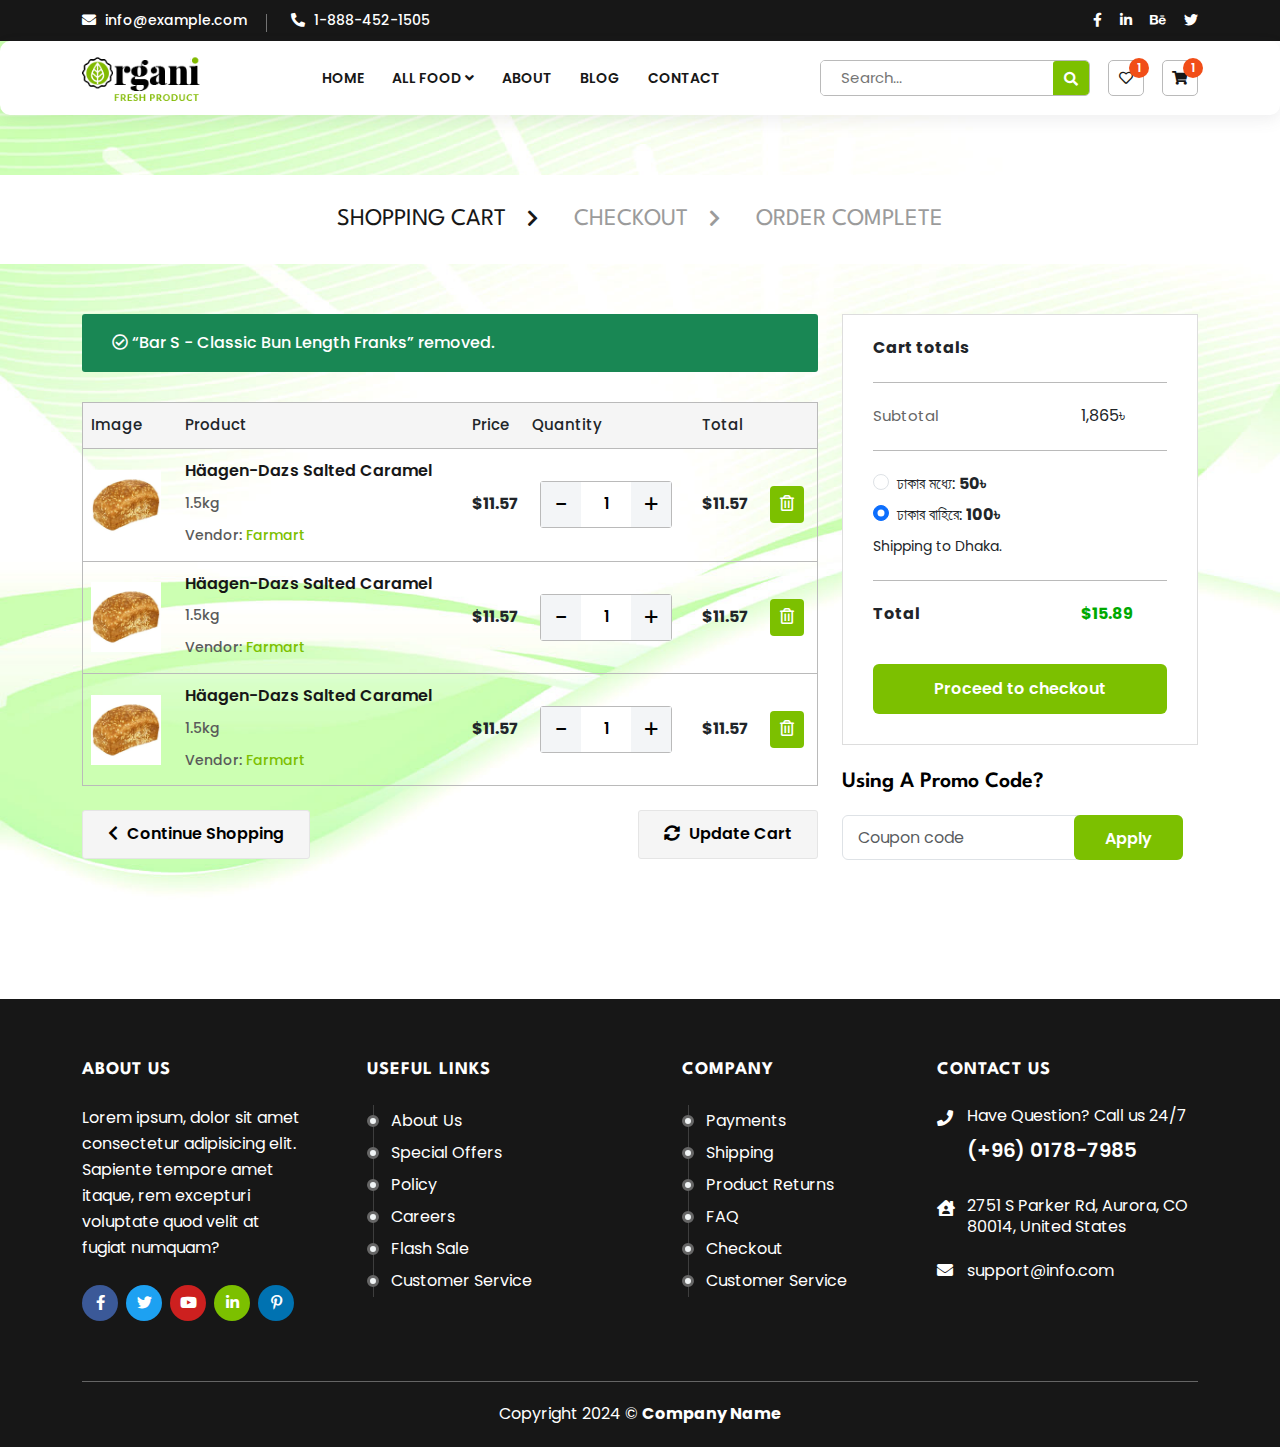
<file: cart.html>
<!doctype html>
<html lang="en">

<head>
  <meta charset="UTF-8">
  <meta http-equiv="X-UA-Compatible" content="IE=edge">
  <title>Ecommerce</title>
  <meta name="description" content="Ecommerce">
  <meta name="viewport" content="width=device-width, initial-scale=1, minimum-scale=1.0">

  <link rel="shortcut icon" type="image/x-icon" href="assets/">
  <!-- Place favicon.ico in the root directory -->

  <!-- CSS here -->
  <link rel="stylesheet" href="assets/css/bootstrap.min.css">
  <link rel="stylesheet" href="assets/fontawsome/css/all.min.css">
  <link rel="stylesheet" href="assets/fontawsome/css/fontawesome.min.css">
  <link rel="stylesheet" href="assets/css/animate.min.css">
  <link rel="stylesheet" href="assets/css/slick.css">
  <!-- <link rel="stylesheet" href="assets/css/odometer.css"> -->
  <link rel="stylesheet" href="assets/css/magnific-popup.css">
  <link rel="stylesheet" href="assets/css/style.css">
  <link rel="stylesheet" href="assets/css/responsive.css">
</head>

<body>
  <!-- Header area start -->
  <div id="header-fixed-height"></div>
  <header class="header-area-two" id="sticky-header">
    <div class="header-main d-none d-lg-block">

      <!-- header top area -->
      <div class="header-top">
        <div class="container">
          <div class="row">
            <div class="col-lg-6">
              <div class="contact-info">
                <ul class="list-unstyled">
                  <li><a href="mailto:info@example.com"><i class="fas fa-envelope"></i> info@example.com</a></li>
                  <li><a href="tel:1-888-452-1505"><i class="fas fa-phone-alt"></i> 1-888-452-1505</a></li>
                </ul>
              </div>
            </div>
            <div class="col-lg-6">
              <div class="social-icon text-end">
                <ul class="list-unstyled">
                  <li><a href="#"><i class="fab fa-facebook-f"></i></a></li>
                  <li><a href="#"><i class="fab fa-linkedin-in"></i></a></li>
                  <li><a href="#"><i class="fab fa-behance"></i></a></li>
                  <li><a href="#"><i class="fab fa-twitter"></i></a></li>
                </ul>
              </div>
            </div>
          </div>
        </div>
      </div>
      <!-- main menu area -->
      <div class="main_menu_area">
        <div class="container">
          <div class="d-flex align-items-center">
            <div class="logo">
              <a href="index.html"><img src="assets/img/logo.png" alt="logo" width=120"></a>
            </div>
            <div class="menu">
              <ul class="list-unstyled">
                <li><a href="index.html">Home</a></li>
                <li>
                  <a href="#">All Food <i class="fas fa-angle-down"></i></a>
                  <div class="sub-menu">
                    <ul class="list-unstyled">
                      <li><a href="category.html">পপুলার</a></li>
                      <li><a href="category.html">প্রিমিয়াম খেজুরের গুড়</a></li>
                      <li><a href="category.html">সিজনাল</a></li>
                      <li><a href="category.html">গুঁড়া মশলা</a></li>
                      <li><a href="category.html">ঘি ও তেল</a></li>
                      <li><a href="category.html">মধু ও মিষ্টি</a></li>
                      <li><a href="category.html">প্রিমিয়াম শুঁটকি</a></li>
                      <li><a href="category.html">ভেষজ</a></li>
                      <li><a href="category.html">আচার</a></li>
                      <li><a href="category.html">উপহার</a></li>
                    </ul>
                  </div>
                </li>
                <li><a href="about.html">About</a></li>
                <li><a href="blog.html">Blog</a></li>
                <li><a href="contact.html">Contact</a></li>
              </ul>
            </div>
            <div class="menu_option">
              <ul class="list-unstyled">
                <li class="menu_option_li search position-relative">
                  <div class="search_fields position-relative">
                    <input type="text" placeholder="Search...">
                    <button class="search_btn" type="button"><i class="fa fa-search"></i></button>
                  </div>
                </li>
                <li class="menu_option_li wishlist">
                  <a href="wishlist.html" class="main_option"><i class="far fa-heart"></i> <sup>1</sup></a>
                </li>
                <li class="menu_option_li cart position-relative">
                  <a href="cart.html" class="main_option"><i class="fas fa-shopping-cart"></i> <sup>1</sup></a>
                  <div class="cart-option">
                    <div class="cart-prd">
                      <ul>
                        <li class="d-flex align-items-center">
                          <div class="img">
                            <a href=""><img src="assets/img/34.png" alt="03" width="80" class="img-fluid"></a>
                          </div>
                          <div class="text">
                            <a href="">Strawberry</a>
                            <p>1 × $40.00</p>
                          </div>
                          <div class="button">
                            <button type="button"><i class="far fa-trash-alt"></i></button>
                          </div>
                        </li>
                        <li class="d-flex align-items-center">
                          <div class="img">
                            <a href=""><img src="assets/img/34.png" alt="03" width="80" class="img-fluid"></a>
                          </div>
                          <div class="text">
                            <a href="">Strawberry</a>
                            <p>1 × $40.00</p>
                          </div>
                          <div class="button">
                            <button type="button"><i class="far fa-trash-alt"></i></button>
                          </div>
                        </li>
                        <li class="d-flex align-items-center">
                          <div class="img">
                            <a href=""><img src="assets/img/34.png" alt="03" width="80" class="img-fluid"></a>
                          </div>
                          <div class="text">
                            <a href="">Strawberry</a>
                            <p>1 × $40.00</p>
                          </div>
                          <div class="button">
                            <button type="button"><i class="far fa-trash-alt"></i></button>
                          </div>
                        </li>
                        <li class="d-flex align-items-center">
                          <div class="img">
                            <a href=""><img src="assets/img/34.png" alt="03" width="80" class="img-fluid"></a>
                          </div>
                          <div class="text">
                            <a href="">Strawberry</a>
                            <p>1 × $40.00</p>
                          </div>
                          <div class="button">
                            <button type="button"><i class="far fa-trash-alt"></i></button>
                          </div>
                        </li>
                        <li class="d-flex align-items-center">
                          <div class="img">
                            <a href=""><img src="assets/img/34.png" alt="03" width="80" class="img-fluid"></a>
                          </div>
                          <div class="text">
                            <a href="">Strawberry</a>
                            <p>1 × $40.00</p>
                          </div>
                          <div class="button">
                            <button type="button"><i class="far fa-trash-alt"></i></button>
                          </div>
                        </li>
                      </ul>
                    </div>
                    <div class="cart-bottom">
                      <div class="cart-price">
                        <div class="d-flex justify-content-between">
                          <div class="total">
                            <h5>Total</h5>
                          </div>
                          <div class="price">
                            <span>$ 200</span>
                          </div>
                        </div>
                      </div>
                      <div class="cart-action d-flex justify-content-between">
                        <a href="">View Cart</a>
                        <a href="">Checkout</a>
                      </div>
                    </div>
                  </div>
                </li>
              </ul>
            </div>
          </div>
        </div>
      </div>
    </div>
    <!-- mobile navbar part start -->
    <div class="mobile-menu-area d-block d-lg-none">
      <div class="mobile-topbar">
        <div class="container">
          <div class="d-flex justify-content-between align-items-center">
            <div class="bars">
              <i class="fas fa-bars"></i>
            </div>
            <div class="logo">
              <a href="index-2.html"><img src="assets/img/logo.png" alt="logo"></a>
            </div>
            <div class="carts_">
              <a href="cart.html" class="carts_menu_ bg-transparent"><i class="fas fa-cart-plus"></i> <sup>3</sup></a>
            </div>
          </div>
        </div>
      </div>
      <div class="mobile-menu-overlay"></div>
      <div class="mobile-menu-main">
        <div class="logo">
          <a href="index.html"><img src="assets/img/logo.png" alt="logo"></a>
        </div>
        <div class="close-mobile-menu"><i class="fas fa-times"></i></div>
        <div class="menu-body">
          <div class="menu-list">
            <ul class="list-unstyled">
              <li class="sub-mobile-menu">
                <a href="index.html">Home </a>
              </li>
              <li class="sub-mobile-menu">
                <a href="about.html">About Us</a>
              </li>

              <li class="sub-mobile-menu">
                <a href="#">Services <i class="fas fa-chevron-down"></i></a>
                <ul class="list-unstyled">
                  <li><a href="service-details.html">University Application</a></li>
                  <li><a href="service-details.html">Visa Application & Processing</a></li>
                  <li><a href="service-details.html">Sponsor Documents Processing</a></li>
                </ul>
              </li>
              <li class="sub-mobile-menu">
                <a href="#">Country <i class="fas fa-chevron-down"></i></a>
                <ul class="list-unstyled">
                  <li><a href="country.html">Austria</a></li>
                  <li><a href="country.html">Belgium</a></li>
                  <li><a href="country.html">Czech Republic</a></li>
                  <li><a href="country.html">Denmark</a></li>
                </ul>
              </li>
              <li class="sub-mobile-menu">
                <a href="blog.html">Blog</a>
              </li>
              <li class="sub-mobile-menu"><a href="payment.html">Payment</a>
              </li>
              <li class="sub-mobile-menu">
                <a href="contact.html">Contact Us</a>
              </li>
            </ul>
          </div>
        </div>
        <div class="social-icon">
          <ul class="list-unstyled">
            <li><a href="#"><i class="fab fa-facebook-f"></i></a></li>
            <li><a href="#"><i class="fab fa-twitter"></i></a></li>
            <li><a href="#"><i class="fab fa-linkedin-in"></i></a></li>
            <li><a href="#"><i class="fab fa-instagram"></i></a></li>
            <li><a href="#"><i class="fab fa-pinterest-p"></i></a></li>
          </ul>
        </div>
        <div class="mobile-menu-action-btn pt-2">
          <a href="" class="uppercase">Contact Me <i class="fas fa-arrow-right"></i></a>
        </div>
      </div>
    </div>
    <!-- mobile navbar part end -->
  </header>
  <!-- Header area end -->

  <!-- main area part start -->
  <main>
    <!-- cart area start -->
    <section class="wishlist_area cart">
      <div class="wishlist_title">
        <div class="container">
          <div class="row">
            <div class="col-lg-12">
              <div class="wishlist-header text-center">
                <h1>
                  <a class="active" href="cart.html">Shopping cart <i class="fas fa-chevron-right"></i></a>
                  <a href="checkout.html">Checkout <i class="fas fa-chevron-right"></i></a>
                  <a href="order-complete.html">Order Complete</a>
                </h1>
              </div>
            </div>
          </div>
        </div>
      </div>
      <div class="container">

        <div class="row">
          <div class="col-lg-8">
            <div class="wishlist-body">
              <div class="product-remove-msg">
                <p class="bg-success">
                  <i class="far fa-check-circle"></i>
                  “Bar S - Classic Bun Length Franks” removed.
                </p>
              </div>

              <div class="product-table-list table-responsive text-nowrap">
                <table class="table">
                  <thead>
                    <tr>
                      <th>Image</th>
                      <th>Product</th>
                      <th>Price</th>
                      <th class="quantity-heading">Quantity</th>
                      <th>Total</th>
                      <th></th>
                    </tr>
                  </thead>
                  <tbody style="border-top: none;">
                    <tr>
                      <td class="image">
                        <a href="#">
                          <img src="assets/img/cart-product-image-1.webp" alt="cart-product-image-1" class="img-fluid"
                            width="70">
                        </a>
                      </td>
                      <td class="prd-name">
                        <a href="#">Häagen-Dazs Salted Caramel</a>
                        <ul class="list-unstyled">
                          <li class="cart-product-info">1.5kg</li>
                          <li class="cart-product-info">
                            Vendor:
                            <span>Farmart</span>
                          </li>
                        </ul>
                      </td>
                      <td class="unite-price">$11.57</td>
                      <td>
                        <div class="quantity d-flex flex-wrap">
                          <div class="qnt-number d-flex">
                            <button class="cart-minus">-</button>
                            <input class="cart-input" type="text" value="1">
                            <button class="cart-plus">+</button>
                          </div>
                        </div>
                      </td>
                      <td class="unite-price">$11.57</td>
                      <td class="delete-prd">
                        <button class="prd_btn"><i class="far fa-trash-alt"></i></button>
                      </td>
                    </tr>
                    <tr>
                      <td class="image">
                        <a href="#">
                          <img src="assets/img/cart-product-image-1.webp" alt="cart-product-image-1" class="img-fluid"
                            width="70">
                        </a>
                      </td>
                      <td class="prd-name">
                        <a href="#">Häagen-Dazs Salted Caramel</a>
                        <ul class="list-unstyled">
                          <li class="cart-product-info">1.5kg</li>
                          <li class="cart-product-info">
                            Vendor:
                            <span>Farmart</span>
                          </li>
                        </ul>
                      </td>
                      <td class="unite-price">$11.57</td>
                      <td>
                        <div class="quantity d-flex flex-wrap">
                          <div class="qnt-number d-flex">
                            <button class="cart-minus">-</button>
                            <input class="cart-input" type="text" value="1">
                            <button class="cart-plus">+</button>
                          </div>
                        </div>
                      </td>
                      <td class="unite-price">$11.57</td>
                      <td class="delete-prd">
                        <button class="prd_btn"><i class="far fa-trash-alt"></i></button>
                      </td>
                    </tr>
                    <tr>
                      <td class="image">
                        <a href="#">
                          <img src="assets/img/cart-product-image-1.webp" alt="cart-product-image-1" class="img-fluid"
                            width="70">
                        </a>
                      </td>
                      <td class="prd-name">
                        <a href="#">Häagen-Dazs Salted Caramel</a>
                        <ul class="list-unstyled">
                          <li class="cart-product-info">1.5kg</li>
                          <li class="cart-product-info">
                            Vendor:
                            <span>Farmart</span>
                          </li>
                        </ul>
                      </td>
                      <td class="unite-price">$11.57</td>
                      <td>
                        <div class="quantity d-flex flex-wrap">
                          <div class="qnt-number d-flex">
                            <button class="cart-minus">-</button>
                            <input class="cart-input" type="text" value="1">
                            <button class="cart-plus">+</button>
                          </div>
                        </div>
                      </td>
                      <td class="unite-price">$11.57</td>
                      <td class="delete-prd">
                        <button class="prd_btn"><i class="far fa-trash-alt"></i></button>
                      </td>
                    </tr>
                  </tbody>
                </table>
              </div>
            </div>
            <div class="row">
              <div class="col-lg-12">
                <div class="cart-actions mt-4 d-flex justify-content-between">
                  <div class="action-left">
                    <a href="category.html" class="me-2">
                      <i class="fa fa-chevron-left"></i>
                      Continue Shopping
                    </a>
                    <!-- <a href="index.html">
                      <i class="fa fa-home"></i>
                      Back to Home
                    </a> -->
                  </div>
                  <div class="action-right">
                    <a href="#">
                      <i class="fas fa-sync-alt"></i>
                      Update Cart </a>
                  </div>
                </div>
              </div>
            </div>
          </div>
          <div class="col-lg-4">
            <div class="cart-bottom-info pt-0 border-0">
              <div class="row">
                <!-- <div class="col-lg-4">
                  <div class="shipping">
                    <div class="title">
                      <h3>Calculate shipping</h3>
                    </div>
                    <form action="#">
                      <div class="input-groups mb-3">
                        <select class="form-select" aria-label="Default select example">
                          <option selected>Open this select menu</option>
                          <option value="1">One</option>
                          <option value="2">Two</option>
                          <option value="3">Three</option>
                        </select>
                      </div>
                      <div class="input-groups mb-3">
                        <select class="form-select" aria-label="Default select example">
                          <option selected>Open this select menu</option>
                          <option value="1">One</option>
                          <option value="2">Two</option>
                          <option value="3">Three</option>
                        </select>
                      </div>
                      <div class="input-groups mb-3">
                        <input type="text" placeholder="Town / City" class="form-control shadow-none">
                      </div>
                      <div class="input-groups mb-3">
                        <input type="text" placeholder="Zip Code" class="form-control shadow-none">
                      </div>
                      <button type="submit" class="btn shadow-none">Update</button>
                    </form>
                  </div>
                </div> -->
                <div class="col-lg-12">
                  <div class="subtotal m-0 pt-0">
                    <table class="table table-borderless">
                      <tbody>
                        <tr>
                          <th>Cart totals</th>
                          <th class="text-end"></th>
                        </tr>
                        <tr>
                          <td>
                            <span>Subtotal</span>
                          </td>
                          <td>1,865৳ </td>
                        </tr>
                        <tr>
                          <td>
                            <div class="form-check">
                              <input class="form-check-input shadow-none" type="radio" name="flexRadioDefault"
                                id="flexRadioDefault1">
                              <label class="form-check-label" for="flexRadioDefault1">
                                ঢাকার মধ্যে: <b>50৳ </b>
                              </label>
                            </div>
                            <div class="form-check">
                              <input class="form-check-input shadow-none" type="radio" name="flexRadioDefault"
                                id="flexRadioDefault2" checked>
                              <label class="form-check-label" for="flexRadioDefault2">
                                ঢাকার বাহিরে: <b>100৳ </b>
                              </label>
                            </div>
                            <small>Shipping to Dhaka. </small>
                          </td>
                        </tr>
                        <tr>
                          <th>Total</th>
                          <th class="total-price">$15.89</th>
                        </tr>
                      </tbody>
                    </table>
                    <a href="checkout.html" type="submit" class="btn w-100 shadow-none checkout_btn">Proceed to checkout
                    </a>
                  </div>
                </div>
                <div class="col-lg-12 mt-4">
                  <div class="promo-code">
                    <div class="title">
                      <h3>Using A Promo Code?</h3>
                      <form action="#">
                        <div class="input-groups position-relative">
                          <input type="text" placeholder="Coupon code" class="form-control shadow-none">
                          <button type="submit" class="btn shadow-none position-absolute top-0 end-0">Apply</button>
                        </div>
                      </form>
                    </div>
                  </div>
                </div>
              </div>
            </div>
          </div>
        </div>

      </div>
    </section>
    <!-- cart area end -->
  </main>
  <!-- main area part end -->

  <!-- scroll top part start -->
  <button class="scroll-to-top">
    <i class="fas fa-angle-up"></i>
  </button>
  <!-- scroll top part end -->

  <!-- footer part start -->
  <footer>
    <div class="footer-bg">
      <div class="container">
        <div class="row">
          <div class="col-lg-3 col-xl-3 col-xxl-4 col-md-6">
            <div class="footer-about">
              <div class="footer-title">
                <h4>About Us</h4>
              </div>
              <div class="text">
                <p>Lorem ipsum, dolor sit amet consectetur adipisicing elit. Sapiente tempore amet itaque, rem excepturi
                  voluptate quod velit at fugiat numquam?</p>
              </div>
              <div class="social-icon">
                <ul>
                  <li><a href=""><i class="fab fa-facebook-f"></i></a></li>
                  <li><a href=""><i class="fab fa-twitter"></i></a></li>
                  <li><a href=""><i class="fab fa-youtube"></i></a></li>
                  <li><a href=""><i class="fab fa-linkedin-in"></i></a></li>
                  <li><a href=""><i class="fab fa-pinterest-p"></i></a></li>
                </ul>
              </div>
            </div>
          </div>
          <div class="col-lg-3 col-xl-3 mt-4 mt-md-0 col-xxl-2 col-md-6">
            <div class="useful-links">
              <div class="footer-title">
                <h4>Useful Links</h4>
              </div>
              <div class="info-link">
                <ul class="list-unstyled">
                  <li><a href="">About Us</a></li>
                  <li><a href="">Special Offers</a></li>
                  <li><a href="">Policy</a></li>
                  <li><a href="">Careers</a></li>
                  <li><a href="">Flash Sale</a></li>
                  <li><a href="">Customer Service</a></li>
                </ul>
              </div>
            </div>
          </div>
          <div class="col-lg-3 mt-4 mt-lg-0 col-xl-3 col-xxl-2 col-md-6">
            <div class="help-center">
              <div class="footer-title">
                <h4>Company</h4>
              </div>
              <div class="info-link">
                <ul class="list-unstyled">
                  <li><a href="">Payments</a></li>
                  <li><a href="">Shipping</a></li>
                  <li><a href="">Product Returns</a></li>
                  <li><a href="">FAQ</a></li>
                  <li><a href="">Checkout</a></li>
                  <li><a href="">Customer Service</a></li>
                </ul>
              </div>
            </div>
          </div>
          <div class="col-lg-3 mt-4 mt-lg-0 col-xl-3 col-xxl-3 col-md-6 mx-auto">
            <div class="contact-us">
              <div class="footer-title">
                <h4>Contact us</h4>
              </div>
              <div class="contact-details">
                <ul class="list-unstyled">
                  <li>
                    <div class="icon"><i class="fas fa-phone"></i></div>
                    <div class="contact-info">
                      <p>Have Question? Call us 24/7</p>
                      <a href="tel:(+96) 0178-7985">(+96) 0178-7985</a>
                    </div>
                  </li>
                  <li>
                    <div class="icon"><i class="fas fa-house-user"></i></div>
                    <div class="contact-info">
                      <p>2751 S Parker Rd, Aurora, CO 80014, United States</p>
                    </div>
                  </li>
                  <li>
                    <div class="icon"><i class="fas fa-envelope"></i></div>
                    <div class="contact-info">
                      <a class="mail" href="mailto:support@info.com">support@info.com</a>
                    </div>
                  </li>
                </ul>
              </div>
            </div>
          </div>
        </div>
      </div>
    </div>
  </footer>

  <section class="footer-bottom">
    <div class="container">
      <div class="footer-btm-details">
        <div class="row">
          <div class="col-lg-6 mx-auto">
            <div class="copyright text-center">
              <p>Copyright 2024 © <b>Company Name</b></p>
            </div>
          </div>
        </div>
      </div>
    </div>
  </section>
  <!-- footer part end -->

  <!-- JS here -->
  <script src="assets/js/vendor/jquery-3.6.0.min.js"></script>
  <script src="assets/js/bootstrap.bundle.min.js"></script>
  <script src="assets/js/wow.min.js"></script>
  <script src="assets/js/slick.min.js"></script>
  <script src="assets/js/jquery.magnific-popup.min.js"></script>
  <script src="assets/js/countdown.min.js"></script>
  <!-- <script src="assets/js/jquery.odometer.min.js"></script> -->
  <script src="assets/js/script.js"></script>
</body>

</html>
</file>
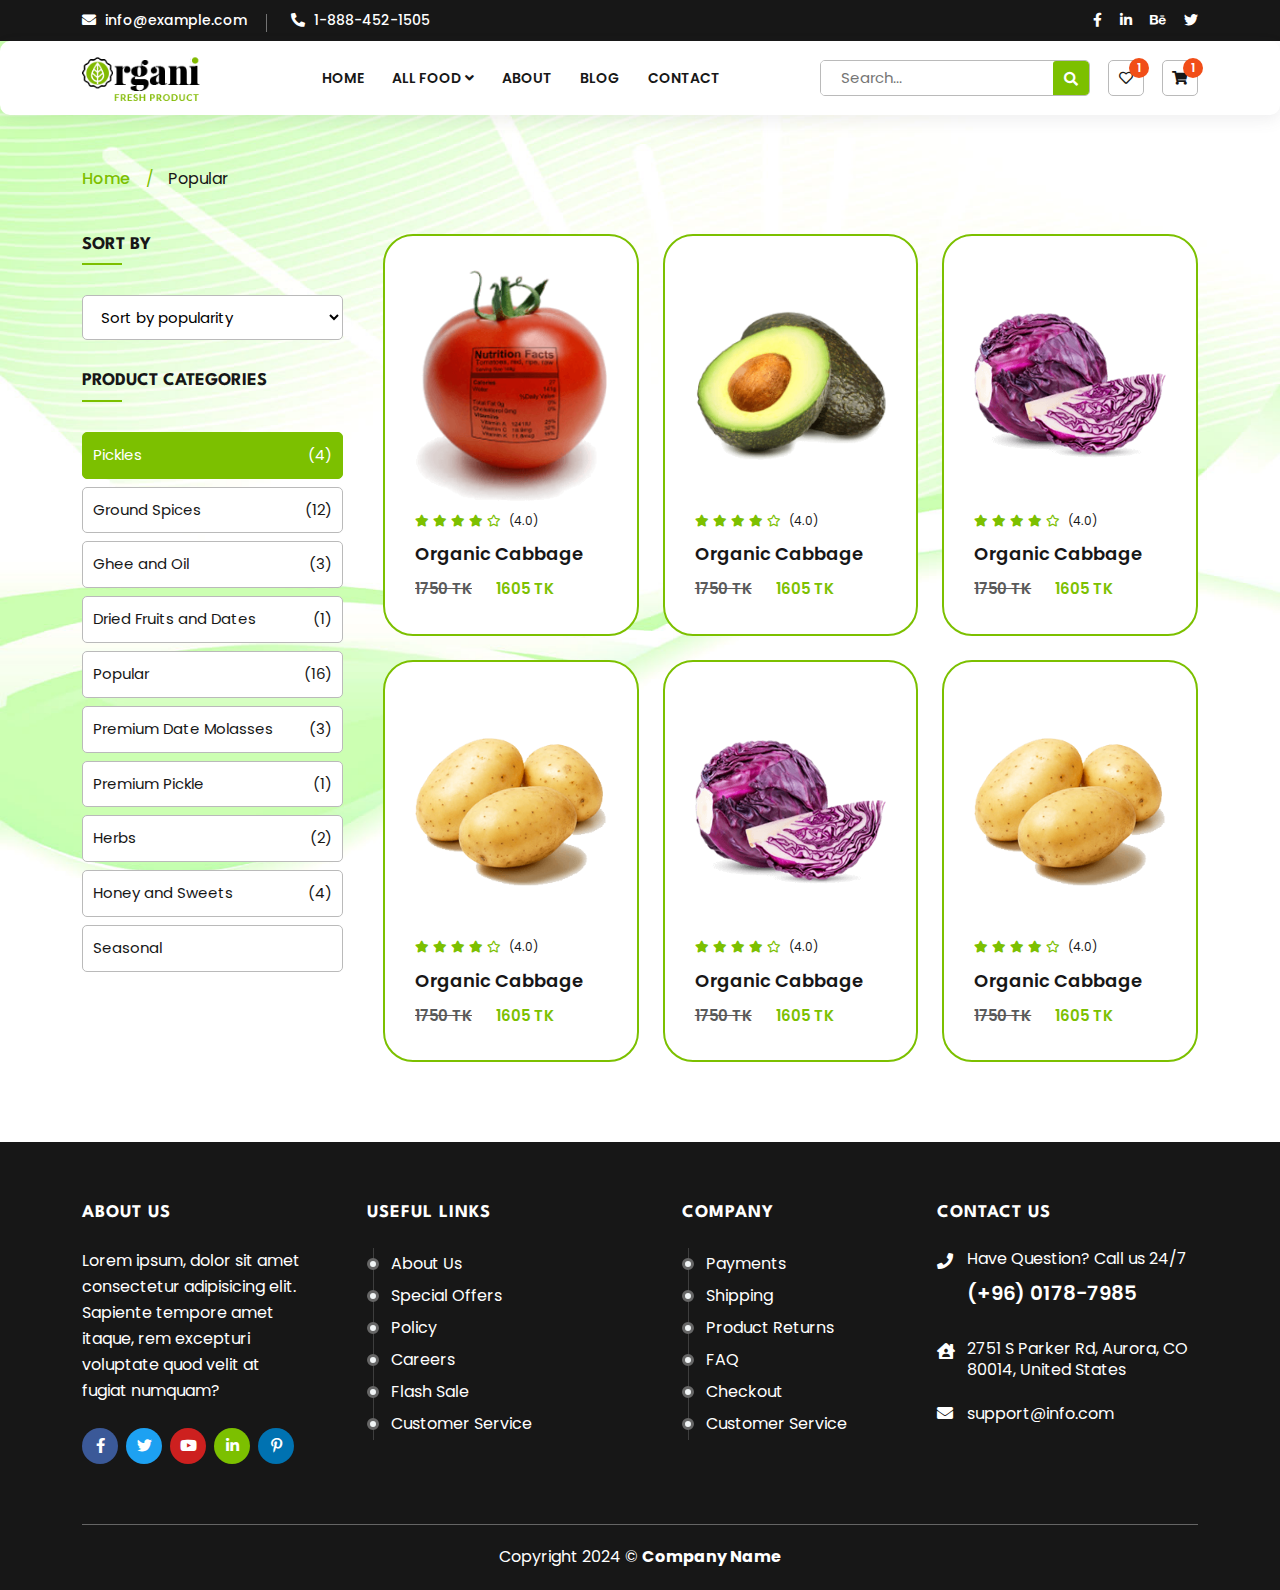
<file: category.html>
<!doctype html>
<html lang="en">

<head>
  <meta charset="UTF-8">
  <meta http-equiv="X-UA-Compatible" content="IE=edge">
  <title>Ecommerce</title>
  <meta name="description" content="Ecommerce">
  <meta name="viewport" content="width=device-width, initial-scale=1, minimum-scale=1.0">

  <link rel="shortcut icon" type="image/x-icon" href="assets/">
  <!-- Place favicon.ico in the root directory -->

  <!-- CSS here -->
  <link rel="stylesheet" href="assets/css/bootstrap.min.css">
  <link rel="stylesheet" href="assets/fontawsome/css/all.min.css">
  <link rel="stylesheet" href="assets/fontawsome/css/fontawesome.min.css">
  <link rel="stylesheet" href="assets/css/animate.min.css">
  <link rel="stylesheet" href="assets/css/slick.css">
  <!-- <link rel="stylesheet" href="assets/css/odometer.css"> -->
  <link rel="stylesheet" href="assets/css/magnific-popup.css">
  <link rel="stylesheet" href="assets/css/style.css">
  <link rel="stylesheet" href="assets/css/responsive.css">
</head>

<body>
  <!-- Header area start -->
  <div id="header-fixed-height"></div>
  <header class="header-area-two" id="sticky-header">
    <div class="header-main d-none d-lg-block">

      <!-- header top area -->
      <div class="header-top">
        <div class="container">
          <div class="row">
            <div class="col-lg-6">
              <div class="contact-info">
                <ul class="list-unstyled">
                  <li><a href="mailto:info@example.com"><i class="fas fa-envelope"></i> info@example.com</a></li>
                  <li><a href="tel:1-888-452-1505"><i class="fas fa-phone-alt"></i> 1-888-452-1505</a></li>
                </ul>
              </div>
            </div>
            <div class="col-lg-6">
              <div class="social-icon text-end">
                <ul class="list-unstyled">
                  <li><a href="#"><i class="fab fa-facebook-f"></i></a></li>
                  <li><a href="#"><i class="fab fa-linkedin-in"></i></a></li>
                  <li><a href="#"><i class="fab fa-behance"></i></a></li>
                  <li><a href="#"><i class="fab fa-twitter"></i></a></li>
                </ul>
              </div>
            </div>
          </div>
        </div>
      </div>
      <!-- main menu area -->
      <div class="main_menu_area">
        <div class="container">
          <div class="d-flex align-items-center">
            <div class="logo">
              <a href="index.html"><img src="assets/img/logo.png" alt="logo" width=120"></a>
            </div>
            <div class="menu">
              <ul class="list-unstyled">
                <li><a href="index.html">Home</a></li>
                <li>
                  <a href="#">All Food <i class="fas fa-angle-down"></i></a>
                  <div class="sub-menu">
                    <ul class="list-unstyled">
                      <li><a href="category.html">পপুলার</a></li>
                      <li><a href="category.html">প্রিমিয়াম খেজুরের গুড়</a></li>
                      <li><a href="category.html">সিজনাল</a></li>
                      <li><a href="category.html">গুঁড়া মশলা</a></li>
                      <li><a href="category.html">ঘি ও তেল</a></li>
                      <li><a href="category.html">মধু ও মিষ্টি</a></li>
                      <li><a href="category.html">প্রিমিয়াম শুঁটকি</a></li>
                      <li><a href="category.html">ভেষজ</a></li>
                      <li><a href="category.html">আচার</a></li>
                      <li><a href="category.html">উপহার</a></li>
                    </ul>
                  </div>
                </li>
                <li><a href="about.html">About</a></li>
                <li><a href="blog.html">Blog</a></li>
                <li><a href="contact.html">Contact</a></li>
              </ul>
            </div>
            <div class="menu_option">
              <ul class="list-unstyled">
                <li class="menu_option_li search position-relative">
                  <div class="search_fields position-relative">
                    <input type="text" placeholder="Search...">
                    <button class="search_btn" type="button"><i class="fa fa-search"></i></button>
                  </div>
                </li>
                <li class="menu_option_li wishlist">
                  <a href="wishlist.html" class="main_option"><i class="far fa-heart"></i> <sup>1</sup></a>
                </li>
                <li class="menu_option_li cart position-relative">
                  <a href="cart.html" class="main_option"><i class="fas fa-shopping-cart"></i> <sup>1</sup></a>
                  <div class="cart-option">
                    <div class="cart-prd">
                      <ul>
                        <li class="d-flex align-items-center">
                          <div class="img">
                            <a href=""><img src="assets/img/34.png" alt="03" width="80" class="img-fluid"></a>
                          </div>
                          <div class="text">
                            <a href="">Strawberry</a>
                            <p>1 × $40.00</p>
                          </div>
                          <div class="button">
                            <button type="button"><i class="far fa-trash-alt"></i></button>
                          </div>
                        </li>
                        <li class="d-flex align-items-center">
                          <div class="img">
                            <a href=""><img src="assets/img/34.png" alt="03" width="80" class="img-fluid"></a>
                          </div>
                          <div class="text">
                            <a href="">Strawberry</a>
                            <p>1 × $40.00</p>
                          </div>
                          <div class="button">
                            <button type="button"><i class="far fa-trash-alt"></i></button>
                          </div>
                        </li>
                        <li class="d-flex align-items-center">
                          <div class="img">
                            <a href=""><img src="assets/img/34.png" alt="03" width="80" class="img-fluid"></a>
                          </div>
                          <div class="text">
                            <a href="">Strawberry</a>
                            <p>1 × $40.00</p>
                          </div>
                          <div class="button">
                            <button type="button"><i class="far fa-trash-alt"></i></button>
                          </div>
                        </li>
                        <li class="d-flex align-items-center">
                          <div class="img">
                            <a href=""><img src="assets/img/34.png" alt="03" width="80" class="img-fluid"></a>
                          </div>
                          <div class="text">
                            <a href="">Strawberry</a>
                            <p>1 × $40.00</p>
                          </div>
                          <div class="button">
                            <button type="button"><i class="far fa-trash-alt"></i></button>
                          </div>
                        </li>
                        <li class="d-flex align-items-center">
                          <div class="img">
                            <a href=""><img src="assets/img/34.png" alt="03" width="80" class="img-fluid"></a>
                          </div>
                          <div class="text">
                            <a href="">Strawberry</a>
                            <p>1 × $40.00</p>
                          </div>
                          <div class="button">
                            <button type="button"><i class="far fa-trash-alt"></i></button>
                          </div>
                        </li>
                      </ul>
                    </div>
                    <div class="cart-bottom">
                      <div class="cart-price">
                        <div class="d-flex justify-content-between">
                          <div class="total">
                            <h5>Total</h5>
                          </div>
                          <div class="price">
                            <span>$ 200</span>
                          </div>
                        </div>
                      </div>
                      <div class="cart-action d-flex justify-content-between">
                        <a href="">View Cart</a>
                        <a href="">Checkout</a>
                      </div>
                    </div>
                  </div>
                </li>
              </ul>
            </div>
          </div>
        </div>
      </div>
    </div>
    <!-- mobile navbar part start -->
    <div class="mobile-menu-area d-block d-lg-none">
      <div class="mobile-topbar">
        <div class="container">
          <div class="d-flex justify-content-between align-items-center">
            <div class="bars">
              <i class="fas fa-bars"></i>
            </div>
            <div class="logo">
              <a href="index-2.html"><img src="assets/img/logo.png" alt="logo"></a>
            </div>
            <div class="carts_">
              <a href="cart.html" class="carts_menu_ bg-transparent"><i class="fas fa-cart-plus"></i> <sup>3</sup></a>
            </div>
          </div>
        </div>
      </div>
      <div class="mobile-menu-overlay"></div>
      <div class="mobile-menu-main">
        <div class="logo">
          <a href="index.html"><img src="assets/img/logo.png" alt="logo"></a>
        </div>
        <div class="close-mobile-menu"><i class="fas fa-times"></i></div>
        <div class="menu-body">
          <div class="menu-list">
            <ul class="list-unstyled">
              <li class="sub-mobile-menu">
                <a href="index.html">Home </a>
              </li>
              <li class="sub-mobile-menu">
                <a href="about.html">About Us</a>
              </li>

              <li class="sub-mobile-menu">
                <a href="#">Services <i class="fas fa-chevron-down"></i></a>
                <ul class="list-unstyled">
                  <li><a href="service-details.html">University Application</a></li>
                  <li><a href="service-details.html">Visa Application & Processing</a></li>
                  <li><a href="service-details.html">Sponsor Documents Processing</a></li>
                </ul>
              </li>
              <li class="sub-mobile-menu">
                <a href="#">Country <i class="fas fa-chevron-down"></i></a>
                <ul class="list-unstyled">
                  <li><a href="country.html">Austria</a></li>
                  <li><a href="country.html">Belgium</a></li>
                  <li><a href="country.html">Czech Republic</a></li>
                  <li><a href="country.html">Denmark</a></li>
                </ul>
              </li>
              <li class="sub-mobile-menu">
                <a href="blog.html">Blog</a>
              </li>
              <li class="sub-mobile-menu"><a href="payment.html">Payment</a>
              </li>
              <li class="sub-mobile-menu">
                <a href="contact.html">Contact Us</a>
              </li>
            </ul>
          </div>
        </div>
        <div class="social-icon">
          <ul class="list-unstyled">
            <li><a href="#"><i class="fab fa-facebook-f"></i></a></li>
            <li><a href="#"><i class="fab fa-twitter"></i></a></li>
            <li><a href="#"><i class="fab fa-linkedin-in"></i></a></li>
            <li><a href="#"><i class="fab fa-instagram"></i></a></li>
            <li><a href="#"><i class="fab fa-pinterest-p"></i></a></li>
          </ul>
        </div>
        <div class="mobile-menu-action-btn pt-2">
          <a href="" class="uppercase">Contact Me <i class="fas fa-arrow-right"></i></a>
        </div>
      </div>
    </div>
    <!-- mobile navbar part end -->
  </header>
  <!-- Header area end -->

  <!-- main area part start -->
  <main>
    <!-- breadcrumb area start -->
    <section class="breadcrumb_area">
      <div class="container">
        <ul class="list-unstyled">
          <li><a href="index.html">Home</a></li>
          <li>Popular</li>
        </ul>
      </div>
    </section>
    <!-- breadcrumb area end -->
    <!-- category area start -->
    <section class="category_area">
      <div class="container">
        <div class="row">
          <div class="col-lg-3">
            <div class="category_left_sidebar">
              <div class="d-flex justify-content-center d-block d-lg-none mb-4">
                <button class="filter_prd_mobile"><i class="fas fa-sliders-h"></i> Filter</button>
              </div>
              <div class="filter_item">
                <h3 class="prd_title">Sort by</h3>
                <div class="category_main">
                  <div class="input_groups">
                    <select>
                      <option value="popularity">Sort by popularity</option>
                      <option value="date">Sort by latest</option>
                      <option value="price">Sort by price: low to high</option>
                      <option value="price-desc">Sort by price: high to low</option>
                    </select>
                  </div>
                </div>
              </div>
              <div class="filter_item">
                <h3 class="prd_title">Product categories</h3>
                <div class="category_main_prd_overlay"></div>
                <div class="category_main category_main_prd">
                  <button class="close_prd_category d-block d-lg-none"><i class="fas fa-times"></i></button>
                  <h3 class="prd_title d-block d-lg-none">Product categories</h3>
                  <ul class="list-unstyled">
                    <li class="active"><a href="#">Pickles<span>(4)</span></a></li>
                    <li><a href="#">Ground Spices<span>(12)</span></a></li>
                    <li><a href="#">Ghee and Oil<span>(3)</span></a></li>
                    <li><a href="#">Dried Fruits and Dates<span>(1)</span></a></li>
                    <li><a href="#">Popular<span>(16)</span></a></li>
                    <li><a href="#">Premium Date Molasses<span>(3)</span></a></li>
                    <li><a href="#">Premium Pickle<span>(1)</span></a></li>
                    <li><a href="#">Herbs<span>(2)</span></a></li>
                    <li><a href="#">Honey and Sweets<span>(4)</span></a></li>
                    <li><a href="#">Seasonal</a></li>
                  </ul>
                </div>
              </div>
            </div>
          </div>
          <div class="col-lg-9">
            <div class="category_rigth_products ps-lg-3">
              <div class="row g-4">
                <div class="col-6 col-lg-4 col-sm-6">
                  <div class="products_item">
                    <button class="quick_view">Quick View</button>
                    <div class="prd_option">
                      <ul class="list-unstyled">
                        <li><button class="cmn_btn wishlist"><i class="fa fa-heart"></i></button></li>
                        <li><a href="#" class="cmn_btn add_to_cart"><i class="fa fa-cart-plus"></i></a></li>
                      </ul>
                    </div>
                    <a href="product-details.html" class="d-block w-100">
                      <div class="image">
                        <img src="assets/img/product1.png" alt="product1" class="img_1 img-fluid w-100">
                        <img src="assets/img/product2.png" alt="product1" class="img_2 img-fluid w-100">
                      </div>
                    </a>
                    <div class="text">
                      <ul class="rating_star list-unstyled">
                        <li class="active"><i class="fas fa-star"></i></li>
                        <li class="active"><i class="fas fa-star"></i></li>
                        <li class="active"><i class="fas fa-star"></i></li>
                        <li class="active"><i class="fas fa-star"></i></li>
                        <li><i class="far fa-star"></i></li>
                        <li><span>(4.0)</span></li>
                      </ul>
                      <a href="product-details.html" class="title">Organic Cabbage</a>
                      <div class="price">
                        <span class="prev">1750 TK</span>
                        <span class="present">1605 TK</span>
                      </div>
                    </div>
                  </div>
                </div>
                <div class="col-6 col-lg-4 col-sm-6">
                  <div class="products_item">
                    <button class="quick_view">Quick View</button>
                    <div class="prd_option">
                      <ul class="list-unstyled">
                        <li><button class="cmn_btn wishlist"><i class="fa fa-heart"></i></button></li>
                        <li><a href="#" class="cmn_btn add_to_cart"><i class="fa fa-cart-plus"></i></a></li>
                      </ul>
                    </div>
                    <a href="product-details.html" class="d-block w-100">
                      <div class="image">
                        <img src="assets/img/product2.png" alt="product1" class="img_1 img-fluid w-100">
                        <img src="assets/img/product1.png" alt="product1" class="img_2 img-fluid w-100">
                      </div>
                    </a>
                    <div class="text">
                      <ul class="rating_star list-unstyled">
                        <li class="active"><i class="fas fa-star"></i></li>
                        <li class="active"><i class="fas fa-star"></i></li>
                        <li class="active"><i class="fas fa-star"></i></li>
                        <li class="active"><i class="fas fa-star"></i></li>
                        <li><i class="far fa-star"></i></li>
                        <li><span>(4.0)</span></li>
                      </ul>
                      <a href="product-details.html" class="title">Organic Cabbage</a>
                      <div class="price">
                        <span class="prev">1750 TK</span>
                        <span class="present">1605 TK</span>
                      </div>
                    </div>
                  </div>
                </div>
                <div class="col-6 col-lg-4 col-sm-6">
                  <div class="products_item">
                    <button class="quick_view">Quick View</button>
                    <div class="prd_option">
                      <ul class="list-unstyled">
                        <li><button class="cmn_btn wishlist"><i class="fa fa-heart"></i></button></li>
                        <li><a href="#" class="cmn_btn add_to_cart"><i class="fa fa-cart-plus"></i></a></li>
                      </ul>
                    </div>
                    <a href="product-details.html" class="d-block w-100">
                      <div class="image">
                        <img src="assets/img/product3.png" alt="product1" class="img_1 img-fluid w-100">
                        <img src="assets/img/product2.png" alt="product1" class="img_2 img-fluid w-100">
                      </div>
                    </a>
                    <div class="text">
                      <ul class="rating_star list-unstyled">
                        <li class="active"><i class="fas fa-star"></i></li>
                        <li class="active"><i class="fas fa-star"></i></li>
                        <li class="active"><i class="fas fa-star"></i></li>
                        <li class="active"><i class="fas fa-star"></i></li>
                        <li><i class="far fa-star"></i></li>
                        <li><span>(4.0)</span></li>
                      </ul>
                      <a href="product-details.html" class="title">Organic Cabbage</a>
                      <div class="price">
                        <span class="prev">1750 TK</span>
                        <span class="present">1605 TK</span>
                      </div>
                    </div>
                  </div>
                </div>
                <div class="col-6 col-lg-4 col-sm-6">
                  <div class="products_item">
                    <button class="quick_view">Quick View</button>
                    <div class="prd_option">
                      <ul class="list-unstyled">
                        <li><button class="cmn_btn wishlist"><i class="fa fa-heart"></i></button></li>
                        <li><a href="#" class="cmn_btn add_to_cart"><i class="fa fa-cart-plus"></i></a></li>
                      </ul>
                    </div>
                    <a href="product-details.html" class="d-block w-100">
                      <div class="image">
                        <img src="assets/img/product4.png" alt="product1" class="img_1 img-fluid w-100">
                        <img src="assets/img/product2.png" alt="product1" class="img_2 img-fluid w-100">
                      </div>
                    </a>
                    <div class="text">
                      <ul class="rating_star list-unstyled">
                        <li class="active"><i class="fas fa-star"></i></li>
                        <li class="active"><i class="fas fa-star"></i></li>
                        <li class="active"><i class="fas fa-star"></i></li>
                        <li class="active"><i class="fas fa-star"></i></li>
                        <li><i class="far fa-star"></i></li>
                        <li><span>(4.0)</span></li>
                      </ul>
                      <a href="product-details.html" class="title">Organic Cabbage</a>
                      <div class="price">
                        <span class="prev">1750 TK</span>
                        <span class="present">1605 TK</span>
                      </div>
                    </div>
                  </div>
                </div>
                <div class="col-6 col-lg-4 col-sm-6">
                  <div class="products_item">
                    <button class="quick_view">Quick View</button>
                    <div class="prd_option">
                      <ul class="list-unstyled">
                        <li><button class="cmn_btn wishlist"><i class="fa fa-heart"></i></button></li>
                        <li><a href="#" class="cmn_btn add_to_cart"><i class="fa fa-cart-plus"></i></a></li>
                      </ul>
                    </div>
                    <a href="product-details.html" class="d-block w-100">
                      <div class="image">
                        <img src="assets/img/product3.png" alt="product1" class="img_1 img-fluid w-100">
                        <img src="assets/img/product2.png" alt="product1" class="img_2 img-fluid w-100">
                      </div>
                    </a>
                    <div class="text">
                      <ul class="rating_star list-unstyled">
                        <li class="active"><i class="fas fa-star"></i></li>
                        <li class="active"><i class="fas fa-star"></i></li>
                        <li class="active"><i class="fas fa-star"></i></li>
                        <li class="active"><i class="fas fa-star"></i></li>
                        <li><i class="far fa-star"></i></li>
                        <li><span>(4.0)</span></li>
                      </ul>
                      <a href="product-details.html" class="title">Organic Cabbage</a>
                      <div class="price">
                        <span class="prev">1750 TK</span>
                        <span class="present">1605 TK</span>
                      </div>
                    </div>
                  </div>
                </div>
                <div class="col-6 col-lg-4 col-sm-6">
                  <div class="products_item">
                    <button class="quick_view">Quick View</button>
                    <div class="prd_option">
                      <ul class="list-unstyled">
                        <li><button class="cmn_btn wishlist"><i class="fa fa-heart"></i></button></li>
                        <li><a href="#" class="cmn_btn add_to_cart"><i class="fa fa-cart-plus"></i></a></li>
                      </ul>
                    </div>
                    <a href="product-details.html" class="d-block w-100">
                      <div class="image">
                        <img src="assets/img/product4.png" alt="product1" class="img_1 img-fluid w-100">
                        <img src="assets/img/product2.png" alt="product1" class="img_2 img-fluid w-100">
                      </div>
                    </a>
                    <div class="text">
                      <ul class="rating_star list-unstyled">
                        <li class="active"><i class="fas fa-star"></i></li>
                        <li class="active"><i class="fas fa-star"></i></li>
                        <li class="active"><i class="fas fa-star"></i></li>
                        <li class="active"><i class="fas fa-star"></i></li>
                        <li><i class="far fa-star"></i></li>
                        <li><span>(4.0)</span></li>
                      </ul>
                      <a href="product-details.html" class="title">Organic Cabbage</a>
                      <div class="price">
                        <span class="prev">1750 TK</span>
                        <span class="present">1605 TK</span>
                      </div>
                    </div>
                  </div>
                </div>
              </div>
            </div>
          </div>
        </div>
      </div>
    </section>
    <!-- category area end -->
  </main>
  <!-- main area part end -->

  <!-- scroll top part start -->
  <button class="scroll-to-top">
    <i class="fas fa-angle-up"></i>
  </button>
  <!-- scroll top part end -->

  <!-- footer part start -->
  <footer>
    <div class="footer-bg">
      <div class="container">
        <div class="row">
          <div class="col-lg-3 col-xl-3 col-xxl-4 col-md-6">
            <div class="footer-about">
              <div class="footer-title">
                <h4>About Us</h4>
              </div>
              <div class="text">
                <p>Lorem ipsum, dolor sit amet consectetur adipisicing elit. Sapiente tempore amet itaque, rem excepturi
                  voluptate quod velit at fugiat numquam?</p>
              </div>
              <div class="social-icon">
                <ul>
                  <li><a href=""><i class="fab fa-facebook-f"></i></a></li>
                  <li><a href=""><i class="fab fa-twitter"></i></a></li>
                  <li><a href=""><i class="fab fa-youtube"></i></a></li>
                  <li><a href=""><i class="fab fa-linkedin-in"></i></a></li>
                  <li><a href=""><i class="fab fa-pinterest-p"></i></a></li>
                </ul>
              </div>
            </div>
          </div>
          <div class="col-lg-3 col-xl-3 mt-4 mt-md-0 col-xxl-2 col-md-6">
            <div class="useful-links">
              <div class="footer-title">
                <h4>Useful Links</h4>
              </div>
              <div class="info-link">
                <ul class="list-unstyled">
                  <li><a href="">About Us</a></li>
                  <li><a href="">Special Offers</a></li>
                  <li><a href="">Policy</a></li>
                  <li><a href="">Careers</a></li>
                  <li><a href="">Flash Sale</a></li>
                  <li><a href="">Customer Service</a></li>
                </ul>
              </div>
            </div>
          </div>
          <div class="col-lg-3 mt-4 mt-lg-0 col-xl-3 col-xxl-2 col-md-6">
            <div class="help-center">
              <div class="footer-title">
                <h4>Company</h4>
              </div>
              <div class="info-link">
                <ul class="list-unstyled">
                  <li><a href="">Payments</a></li>
                  <li><a href="">Shipping</a></li>
                  <li><a href="">Product Returns</a></li>
                  <li><a href="">FAQ</a></li>
                  <li><a href="">Checkout</a></li>
                  <li><a href="">Customer Service</a></li>
                </ul>
              </div>
            </div>
          </div>
          <div class="col-lg-3 mt-4 mt-lg-0 col-xl-3 col-xxl-3 col-md-6 mx-auto">
            <div class="contact-us">
              <div class="footer-title">
                <h4>Contact us</h4>
              </div>
              <div class="contact-details">
                <ul class="list-unstyled">
                  <li>
                    <div class="icon"><i class="fas fa-phone"></i></div>
                    <div class="contact-info">
                      <p>Have Question? Call us 24/7</p>
                      <a href="tel:(+96) 0178-7985">(+96) 0178-7985</a>
                    </div>
                  </li>
                  <li>
                    <div class="icon"><i class="fas fa-house-user"></i></div>
                    <div class="contact-info">
                      <p>2751 S Parker Rd, Aurora, CO 80014, United States</p>
                    </div>
                  </li>
                  <li>
                    <div class="icon"><i class="fas fa-envelope"></i></div>
                    <div class="contact-info">
                      <a class="mail" href="mailto:support@info.com">support@info.com</a>
                    </div>
                  </li>
                </ul>
              </div>
            </div>
          </div>
        </div>
      </div>
    </div>
  </footer>

  <section class="footer-bottom">
    <div class="container">
      <div class="footer-btm-details">
        <div class="row">
          <div class="col-lg-6 mx-auto">
            <div class="copyright text-center">
              <p>Copyright 2024 © <b>Company Name</b></p>
            </div>
          </div>
        </div>
      </div>
    </div>
  </section>
  <!-- footer part end -->

  <!-- JS here -->
  <script src="assets/js/vendor/jquery-3.6.0.min.js"></script>
  <script src="assets/js/bootstrap.bundle.min.js"></script>
  <script src="assets/js/wow.min.js"></script>
  <script src="assets/js/slick.min.js"></script>
  <script src="assets/js/jquery.magnific-popup.min.js"></script>
  <script src="assets/js/countdown.min.js"></script>
  <!-- <script src="assets/js/jquery.odometer.min.js"></script> -->
  <script src="assets/js/script.js"></script>
</body>

</html>
</file>
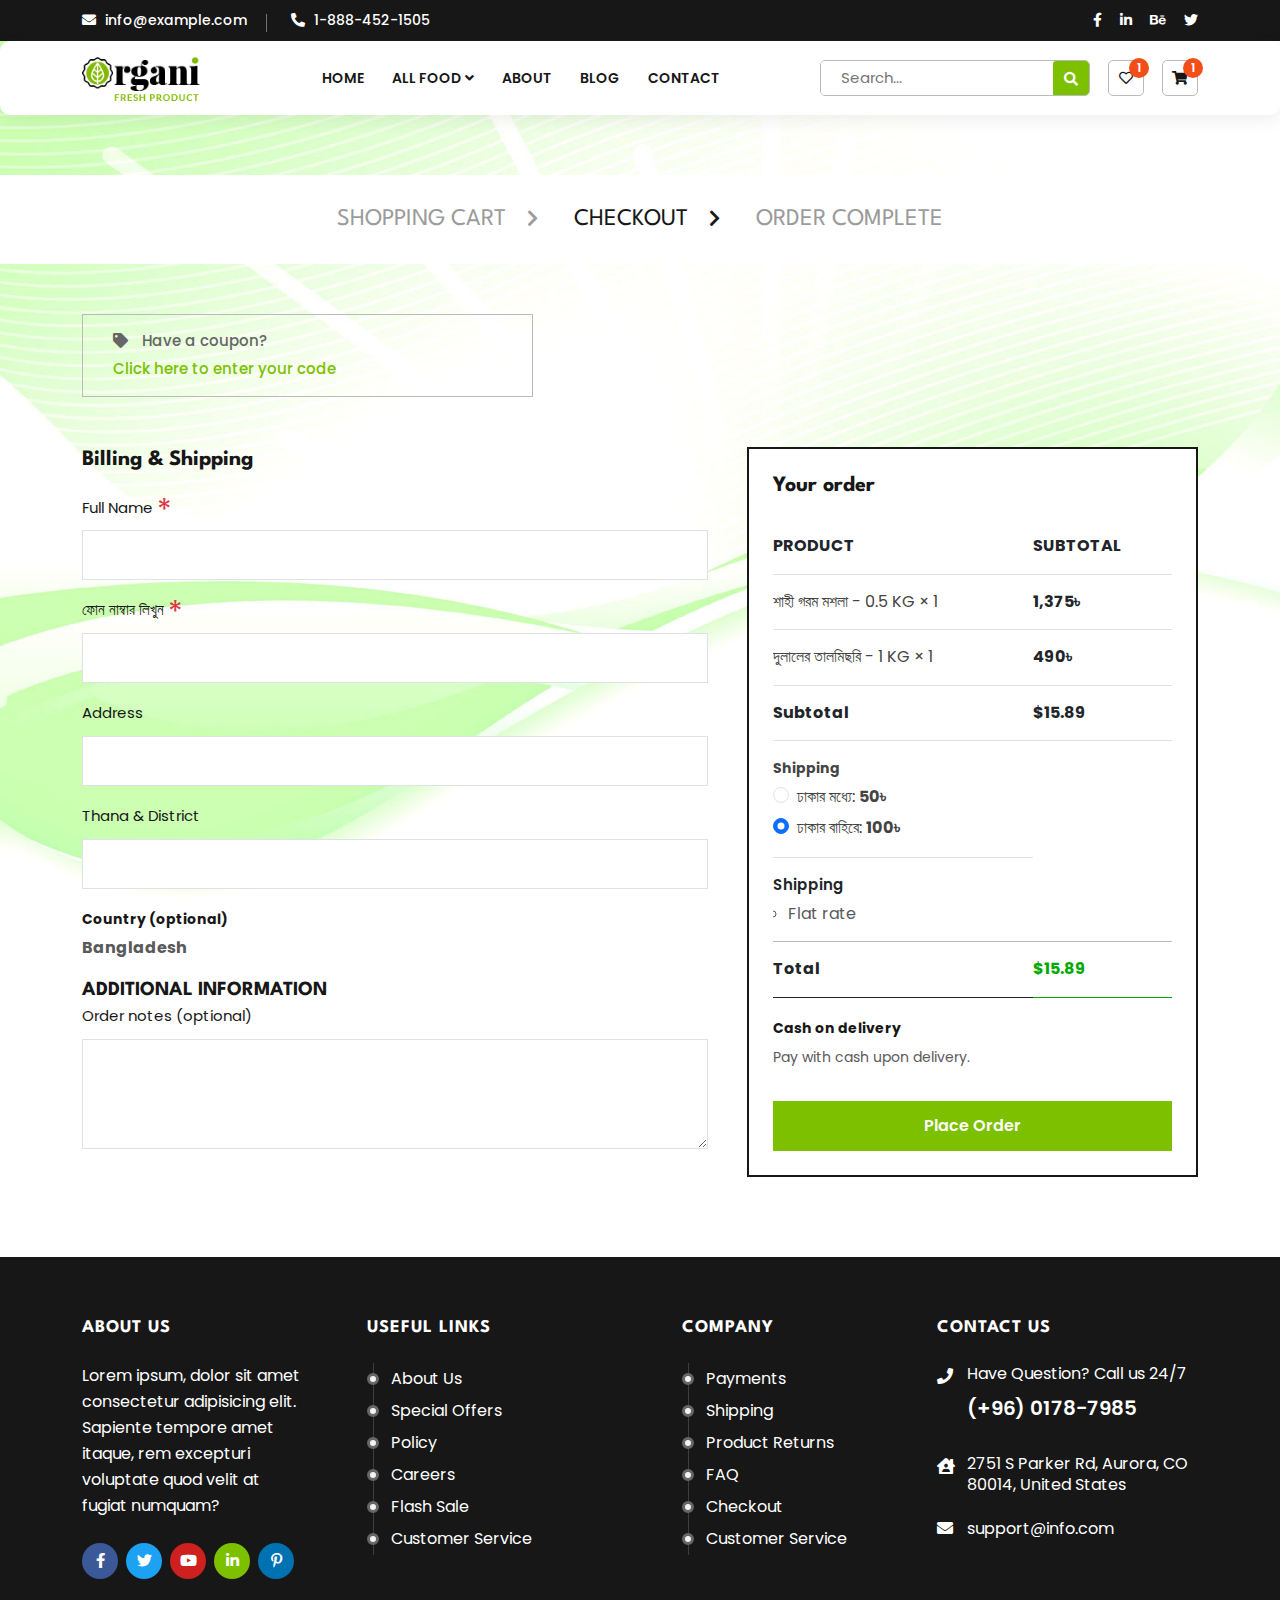
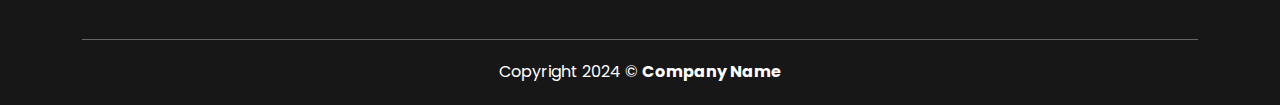
<file: checkout.html>
<!doctype html>
<html lang="en">

<head>
  <meta charset="UTF-8">
  <meta http-equiv="X-UA-Compatible" content="IE=edge">
  <title>Ecommerce</title>
  <meta name="description" content="Ecommerce">
  <meta name="viewport" content="width=device-width, initial-scale=1, minimum-scale=1.0">

  <link rel="shortcut icon" type="image/x-icon" href="assets/">
  <!-- Place favicon.ico in the root directory -->

  <!-- CSS here -->
  <link rel="stylesheet" href="assets/css/bootstrap.min.css">
  <link rel="stylesheet" href="assets/fontawsome/css/all.min.css">
  <link rel="stylesheet" href="assets/fontawsome/css/fontawesome.min.css">
  <link rel="stylesheet" href="assets/css/animate.min.css">
  <link rel="stylesheet" href="assets/css/slick.css">
  <!-- <link rel="stylesheet" href="assets/css/odometer.css"> -->
  <link rel="stylesheet" href="assets/css/magnific-popup.css">
  <link rel="stylesheet" href="assets/css/style.css">
  <link rel="stylesheet" href="assets/css/responsive.css">
</head>

<body>
  <!-- Header area start -->
  <div id="header-fixed-height"></div>
  <header class="header-area-two" id="sticky-header">
    <div class="header-main d-none d-lg-block">

      <!-- header top area -->
      <div class="header-top">
        <div class="container">
          <div class="row">
            <div class="col-lg-6">
              <div class="contact-info">
                <ul class="list-unstyled">
                  <li><a href="mailto:info@example.com"><i class="fas fa-envelope"></i> info@example.com</a></li>
                  <li><a href="tel:1-888-452-1505"><i class="fas fa-phone-alt"></i> 1-888-452-1505</a></li>
                </ul>
              </div>
            </div>
            <div class="col-lg-6">
              <div class="social-icon text-end">
                <ul class="list-unstyled">
                  <li><a href="#"><i class="fab fa-facebook-f"></i></a></li>
                  <li><a href="#"><i class="fab fa-linkedin-in"></i></a></li>
                  <li><a href="#"><i class="fab fa-behance"></i></a></li>
                  <li><a href="#"><i class="fab fa-twitter"></i></a></li>
                </ul>
              </div>
            </div>
          </div>
        </div>
      </div>
      <!-- main menu area -->
      <div class="main_menu_area">
        <div class="container">
          <div class="d-flex align-items-center">
            <div class="logo">
              <a href="index.html"><img src="assets/img/logo.png" alt="logo" width=120"></a>
            </div>
            <div class="menu">
              <ul class="list-unstyled">
                <li><a href="index.html">Home</a></li>
                <li>
                  <a href="#">All Food <i class="fas fa-angle-down"></i></a>
                  <div class="sub-menu">
                    <ul class="list-unstyled">
                      <li><a href="category.html">পপুলার</a></li>
                      <li><a href="category.html">প্রিমিয়াম খেজুরের গুড়</a></li>
                      <li><a href="category.html">সিজনাল</a></li>
                      <li><a href="category.html">গুঁড়া মশলা</a></li>
                      <li><a href="category.html">ঘি ও তেল</a></li>
                      <li><a href="category.html">মধু ও মিষ্টি</a></li>
                      <li><a href="category.html">প্রিমিয়াম শুঁটকি</a></li>
                      <li><a href="category.html">ভেষজ</a></li>
                      <li><a href="category.html">আচার</a></li>
                      <li><a href="category.html">উপহার</a></li>
                    </ul>
                  </div>
                </li>
                <li><a href="about.html">About</a></li>
                <li><a href="blog.html">Blog</a></li>
                <li><a href="contact.html">Contact</a></li>
              </ul>
            </div>
            <div class="menu_option">
              <ul class="list-unstyled">
                <li class="menu_option_li search position-relative">
                  <div class="search_fields position-relative">
                    <input type="text" placeholder="Search...">
                    <button class="search_btn" type="button"><i class="fa fa-search"></i></button>
                  </div>
                </li>
                <li class="menu_option_li wishlist">
                  <a href="wishlist.html" class="main_option"><i class="far fa-heart"></i> <sup>1</sup></a>
                </li>
                <li class="menu_option_li cart position-relative">
                  <a href="cart.html" class="main_option"><i class="fas fa-shopping-cart"></i> <sup>1</sup></a>
                  <div class="cart-option">
                    <div class="cart-prd">
                      <ul>
                        <li class="d-flex align-items-center">
                          <div class="img">
                            <a href=""><img src="assets/img/34.png" alt="03" width="80" class="img-fluid"></a>
                          </div>
                          <div class="text">
                            <a href="">Strawberry</a>
                            <p>1 × $40.00</p>
                          </div>
                          <div class="button">
                            <button type="button"><i class="far fa-trash-alt"></i></button>
                          </div>
                        </li>
                        <li class="d-flex align-items-center">
                          <div class="img">
                            <a href=""><img src="assets/img/34.png" alt="03" width="80" class="img-fluid"></a>
                          </div>
                          <div class="text">
                            <a href="">Strawberry</a>
                            <p>1 × $40.00</p>
                          </div>
                          <div class="button">
                            <button type="button"><i class="far fa-trash-alt"></i></button>
                          </div>
                        </li>
                        <li class="d-flex align-items-center">
                          <div class="img">
                            <a href=""><img src="assets/img/34.png" alt="03" width="80" class="img-fluid"></a>
                          </div>
                          <div class="text">
                            <a href="">Strawberry</a>
                            <p>1 × $40.00</p>
                          </div>
                          <div class="button">
                            <button type="button"><i class="far fa-trash-alt"></i></button>
                          </div>
                        </li>
                        <li class="d-flex align-items-center">
                          <div class="img">
                            <a href=""><img src="assets/img/34.png" alt="03" width="80" class="img-fluid"></a>
                          </div>
                          <div class="text">
                            <a href="">Strawberry</a>
                            <p>1 × $40.00</p>
                          </div>
                          <div class="button">
                            <button type="button"><i class="far fa-trash-alt"></i></button>
                          </div>
                        </li>
                        <li class="d-flex align-items-center">
                          <div class="img">
                            <a href=""><img src="assets/img/34.png" alt="03" width="80" class="img-fluid"></a>
                          </div>
                          <div class="text">
                            <a href="">Strawberry</a>
                            <p>1 × $40.00</p>
                          </div>
                          <div class="button">
                            <button type="button"><i class="far fa-trash-alt"></i></button>
                          </div>
                        </li>
                      </ul>
                    </div>
                    <div class="cart-bottom">
                      <div class="cart-price">
                        <div class="d-flex justify-content-between">
                          <div class="total">
                            <h5>Total</h5>
                          </div>
                          <div class="price">
                            <span>$ 200</span>
                          </div>
                        </div>
                      </div>
                      <div class="cart-action d-flex justify-content-between">
                        <a href="">View Cart</a>
                        <a href="">Checkout</a>
                      </div>
                    </div>
                  </div>
                </li>
              </ul>
            </div>
          </div>
        </div>
      </div>
    </div>
    <!-- mobile navbar part start -->
    <div class="mobile-menu-area d-block d-lg-none">
      <div class="mobile-topbar">
        <div class="container">
          <div class="d-flex justify-content-between align-items-center">
            <div class="bars">
              <i class="fas fa-bars"></i>
            </div>
            <div class="logo">
              <a href="index-2.html"><img src="assets/img/logo.png" alt="logo"></a>
            </div>
            <div class="carts_">
              <a href="cart.html" class="carts_menu_ bg-transparent"><i class="fas fa-cart-plus"></i> <sup>3</sup></a>
            </div>
          </div>
        </div>
      </div>
      <div class="mobile-menu-overlay"></div>
      <div class="mobile-menu-main">
        <div class="logo">
          <a href="index.html"><img src="assets/img/logo.png" alt="logo"></a>
        </div>
        <div class="close-mobile-menu"><i class="fas fa-times"></i></div>
        <div class="menu-body">
          <div class="menu-list">
            <ul class="list-unstyled">
              <li class="sub-mobile-menu">
                <a href="index.html">Home </a>
              </li>
              <li class="sub-mobile-menu">
                <a href="about.html">About Us</a>
              </li>

              <li class="sub-mobile-menu">
                <a href="#">Services <i class="fas fa-chevron-down"></i></a>
                <ul class="list-unstyled">
                  <li><a href="service-details.html">University Application</a></li>
                  <li><a href="service-details.html">Visa Application & Processing</a></li>
                  <li><a href="service-details.html">Sponsor Documents Processing</a></li>
                </ul>
              </li>
              <li class="sub-mobile-menu">
                <a href="#">Country <i class="fas fa-chevron-down"></i></a>
                <ul class="list-unstyled">
                  <li><a href="country.html">Austria</a></li>
                  <li><a href="country.html">Belgium</a></li>
                  <li><a href="country.html">Czech Republic</a></li>
                  <li><a href="country.html">Denmark</a></li>
                </ul>
              </li>
              <li class="sub-mobile-menu">
                <a href="blog.html">Blog</a>
              </li>
              <li class="sub-mobile-menu"><a href="payment.html">Payment</a>
              </li>
              <li class="sub-mobile-menu">
                <a href="contact.html">Contact Us</a>
              </li>
            </ul>
          </div>
        </div>
        <div class="social-icon">
          <ul class="list-unstyled">
            <li><a href="#"><i class="fab fa-facebook-f"></i></a></li>
            <li><a href="#"><i class="fab fa-twitter"></i></a></li>
            <li><a href="#"><i class="fab fa-linkedin-in"></i></a></li>
            <li><a href="#"><i class="fab fa-instagram"></i></a></li>
            <li><a href="#"><i class="fab fa-pinterest-p"></i></a></li>
          </ul>
        </div>
        <div class="mobile-menu-action-btn pt-2">
          <a href="" class="uppercase">Contact Me <i class="fas fa-arrow-right"></i></a>
        </div>
      </div>
    </div>
    <!-- mobile navbar part end -->
  </header>
  <!-- Header area end -->

  <!-- main area part start -->
  <main>
    <!-- checkout area start -->
    <section class="wishlist_area checkout">
      <div class="wishlist_title">
        <div class="container">
          <div class="row">
            <div class="col-lg-12">
              <div class="wishlist-header text-center">
                <h1>
                  <a href="cart.html">Shopping cart <i class="fas fa-chevron-right"></i></a>
                  <a class="active" href="checkout.html">Checkout <i class="fas fa-chevron-right"></i></a>
                  <a  href="order-complete.html">Order Complete</a>
                </h1>
              </div>
            </div>
          </div>
        </div>
      </div>
      <div class="container">

        <div class="row">
          <div class="col-lg-6 col-xl-5">
            <div class="enter-coupon-code">
              <ul>
                <li><i class="fas fa-tag"></i></li>
                <li>Have a coupon?</li>
                <li><span class="coupon-code-here">Click here to enter your code</span></li>
              </ul>
            </div>
            <div class="coupon-code-form">
              <p>If you have a coupon code, please apply it below.</p>
              <form action="#">
                <div class="input-groups position-relative">
                  <input type="text" placeholder="Coupon code" class="form-control shadow-none">
                  <button type="submit" class="btn position-absolute top-0 end-0">Apply Coupon</button>
                </div>
              </form>
            </div>
          </div>
        </div>
        <div class="billing-information">
          <form action="#">
            <div class="row">
              <div class="col-lg-7 col-xl-7">
                <div class="Billing-details">
                  <div class="title">
                    <h3><b>Billing & Shipping</b></h3>
                  </div>
                  <form>
                    <div class="mb-3">
                      <label class="form-label">Full Name <sup class="text-danger">*</sup></label>
                      <input type="email" class="form-control shadow-none" id="exampleInputEmail1">
                    </div>
                    <div class="mb-3">
                      <label class="form-label">ফোন নাম্বার লিখুন <sup class="text-danger">*</sup></label>
                      <input type="password" class="form-control shadow-none" id="exampleInputPassword1">
                    </div>
                    <div class="mb-3">
                      <label class="form-label">Address </label>
                      <input type="text" class="form-control shadow-none" id="exampleInputPassword1">
                    </div>
                    <div class="mb-3">
                      <label class="form-label">Thana & District </label>
                      <input type="text" class="form-control shadow-none" id="exampleInputPassword1">
                    </div>

                    <div class="mb-3">
                      <small><b>Country (optional)</b></small>
                      <p><b>Bangladesh</b></p>
                    </div>
                    <div class="mb-3">
                      <h5 class="text-uppercase"><b>Additional information</b></h5>
                      <label class="form-label">Order notes (optional)</label>
                      <textarea rows="4" class="form-control shadow-none"></textarea>
                    </div>
                  </form>
                </div>
              </div>
              <div class="col-lg-5 col-xl-5">
                <div class="order_box_">
                  <div class="title">
                    <h3><b>Your order</b></h3>
                  </div>
                  <div class="order-table table-responsive">
                    <table class="table">
                      <thead>
                        <tr>
                          <th>PRODUCT</th>
                          <th class="">SUBTOTAL</th>
                        </tr>
                      </thead>
                      <tbody>
                        <tr>
                          <td class="prd-name">শাহী গরম মশলা - 0.5 KG × 1</span></td>
                          <th>1,375৳ </th>
                        </tr>
                        <tr>
                          <td class="prd-name">দুলালের তালমিছরি - 1 KG × 1</span></td>
                          <th>490৳ </th>
                        </tr>
                        <tr>
                          <th>Subtotal</th>
                          <th>$15.89</th>
                        </tr>
                        <tr>
                          <td>
                            <small><b>Shipping</b></small>
                            <div class="form-check">
                              <input class="form-check-input shadow-none" type="radio" name="flexRadioDefault"
                                id="flexRadioDefault1">
                              <label class="form-check-label" for="flexRadioDefault1">
                                ঢাকার মধ্যে: <b>50৳ </b>
                              </label>
                            </div>
                            <div class="form-check">
                              <input class="form-check-input shadow-none" type="radio" name="flexRadioDefault"
                                id="flexRadioDefault2" checked>
                              <label class="form-check-label" for="flexRadioDefault2">
                                ঢাকার বাহিরে: <b>100৳ </b>
                              </label>
                            </div>
                          </td>
                        </tr>
                      </tbody>
                      <tfoot>
                        <tr>
                          <td>
                            <span>Shipping</span>
                            <ul>
                              <li>Flat rate</li>
                            </ul>
                          </td>
                        </tr>
                        <tr>
                          <th>Total</th>
                          <th class="total-price">$15.89</th>
                        </tr>
                      </tfoot>
                    </table>
                    <small><b> Cash on delivery </b></small>
                    <p>
                      <small>Pay with cash upon delivery.</small>
                    </p>
                  </div>
                  <button class="btn shadow-none w-100" type="submit">Place Order</button>
                </div>
              </div>
            </div>
          </form>
        </div>
      </div>
    </section>
    <!-- checkout area end -->
  </main>
  <!-- main area part end -->

  <!-- scroll top part start -->
  <button class="scroll-to-top">
    <i class="fas fa-angle-up"></i>
  </button>
  <!-- scroll top part end -->

  <!-- footer part start -->
  <footer>
    <div class="footer-bg">
      <div class="container">
        <div class="row">
          <div class="col-lg-3 col-xl-3 col-xxl-4 col-md-6">
            <div class="footer-about">
              <div class="footer-title">
                <h4>About Us</h4>
              </div>
              <div class="text">
                <p>Lorem ipsum, dolor sit amet consectetur adipisicing elit. Sapiente tempore amet itaque, rem excepturi
                  voluptate quod velit at fugiat numquam?</p>
              </div>
              <div class="social-icon">
                <ul>
                  <li><a href=""><i class="fab fa-facebook-f"></i></a></li>
                  <li><a href=""><i class="fab fa-twitter"></i></a></li>
                  <li><a href=""><i class="fab fa-youtube"></i></a></li>
                  <li><a href=""><i class="fab fa-linkedin-in"></i></a></li>
                  <li><a href=""><i class="fab fa-pinterest-p"></i></a></li>
                </ul>
              </div>
            </div>
          </div>
          <div class="col-lg-3 col-xl-3 mt-4 mt-md-0 col-xxl-2 col-md-6">
            <div class="useful-links">
              <div class="footer-title">
                <h4>Useful Links</h4>
              </div>
              <div class="info-link">
                <ul class="list-unstyled">
                  <li><a href="">About Us</a></li>
                  <li><a href="">Special Offers</a></li>
                  <li><a href="">Policy</a></li>
                  <li><a href="">Careers</a></li>
                  <li><a href="">Flash Sale</a></li>
                  <li><a href="">Customer Service</a></li>
                </ul>
              </div>
            </div>
          </div>
          <div class="col-lg-3 mt-4 mt-lg-0 col-xl-3 col-xxl-2 col-md-6">
            <div class="help-center">
              <div class="footer-title">
                <h4>Company</h4>
              </div>
              <div class="info-link">
                <ul class="list-unstyled">
                  <li><a href="">Payments</a></li>
                  <li><a href="">Shipping</a></li>
                  <li><a href="">Product Returns</a></li>
                  <li><a href="">FAQ</a></li>
                  <li><a href="">Checkout</a></li>
                  <li><a href="">Customer Service</a></li>
                </ul>
              </div>
            </div>
          </div>
          <div class="col-lg-3 mt-4 mt-lg-0 col-xl-3 col-xxl-3 col-md-6 mx-auto">
            <div class="contact-us">
              <div class="footer-title">
                <h4>Contact us</h4>
              </div>
              <div class="contact-details">
                <ul class="list-unstyled">
                  <li>
                    <div class="icon"><i class="fas fa-phone"></i></div>
                    <div class="contact-info">
                      <p>Have Question? Call us 24/7</p>
                      <a href="tel:(+96) 0178-7985">(+96) 0178-7985</a>
                    </div>
                  </li>
                  <li>
                    <div class="icon"><i class="fas fa-house-user"></i></div>
                    <div class="contact-info">
                      <p>2751 S Parker Rd, Aurora, CO 80014, United States</p>
                    </div>
                  </li>
                  <li>
                    <div class="icon"><i class="fas fa-envelope"></i></div>
                    <div class="contact-info">
                      <a class="mail" href="mailto:support@info.com">support@info.com</a>
                    </div>
                  </li>
                </ul>
              </div>
            </div>
          </div>
        </div>
      </div>
    </div>
  </footer>

  <section class="footer-bottom">
    <div class="container">
      <div class="footer-btm-details">
        <div class="row">
          <div class="col-lg-6 mx-auto">
            <div class="copyright text-center">
              <p>Copyright 2024 © <b>Company Name</b></p>
            </div>
          </div>
        </div>
      </div>
    </div>
  </section>
  <!-- footer part end -->

  <!-- JS here -->
  <script src="assets/js/vendor/jquery-3.6.0.min.js"></script>
  <script src="assets/js/bootstrap.bundle.min.js"></script>
  <script src="assets/js/wow.min.js"></script>
  <script src="assets/js/slick.min.js"></script>
  <script src="assets/js/jquery.magnific-popup.min.js"></script>
  <script src="assets/js/countdown.min.js"></script>
  <!-- <script src="assets/js/jquery.odometer.min.js"></script> -->
  <script src="assets/js/script.js"></script>
</body>

</html>
</file>
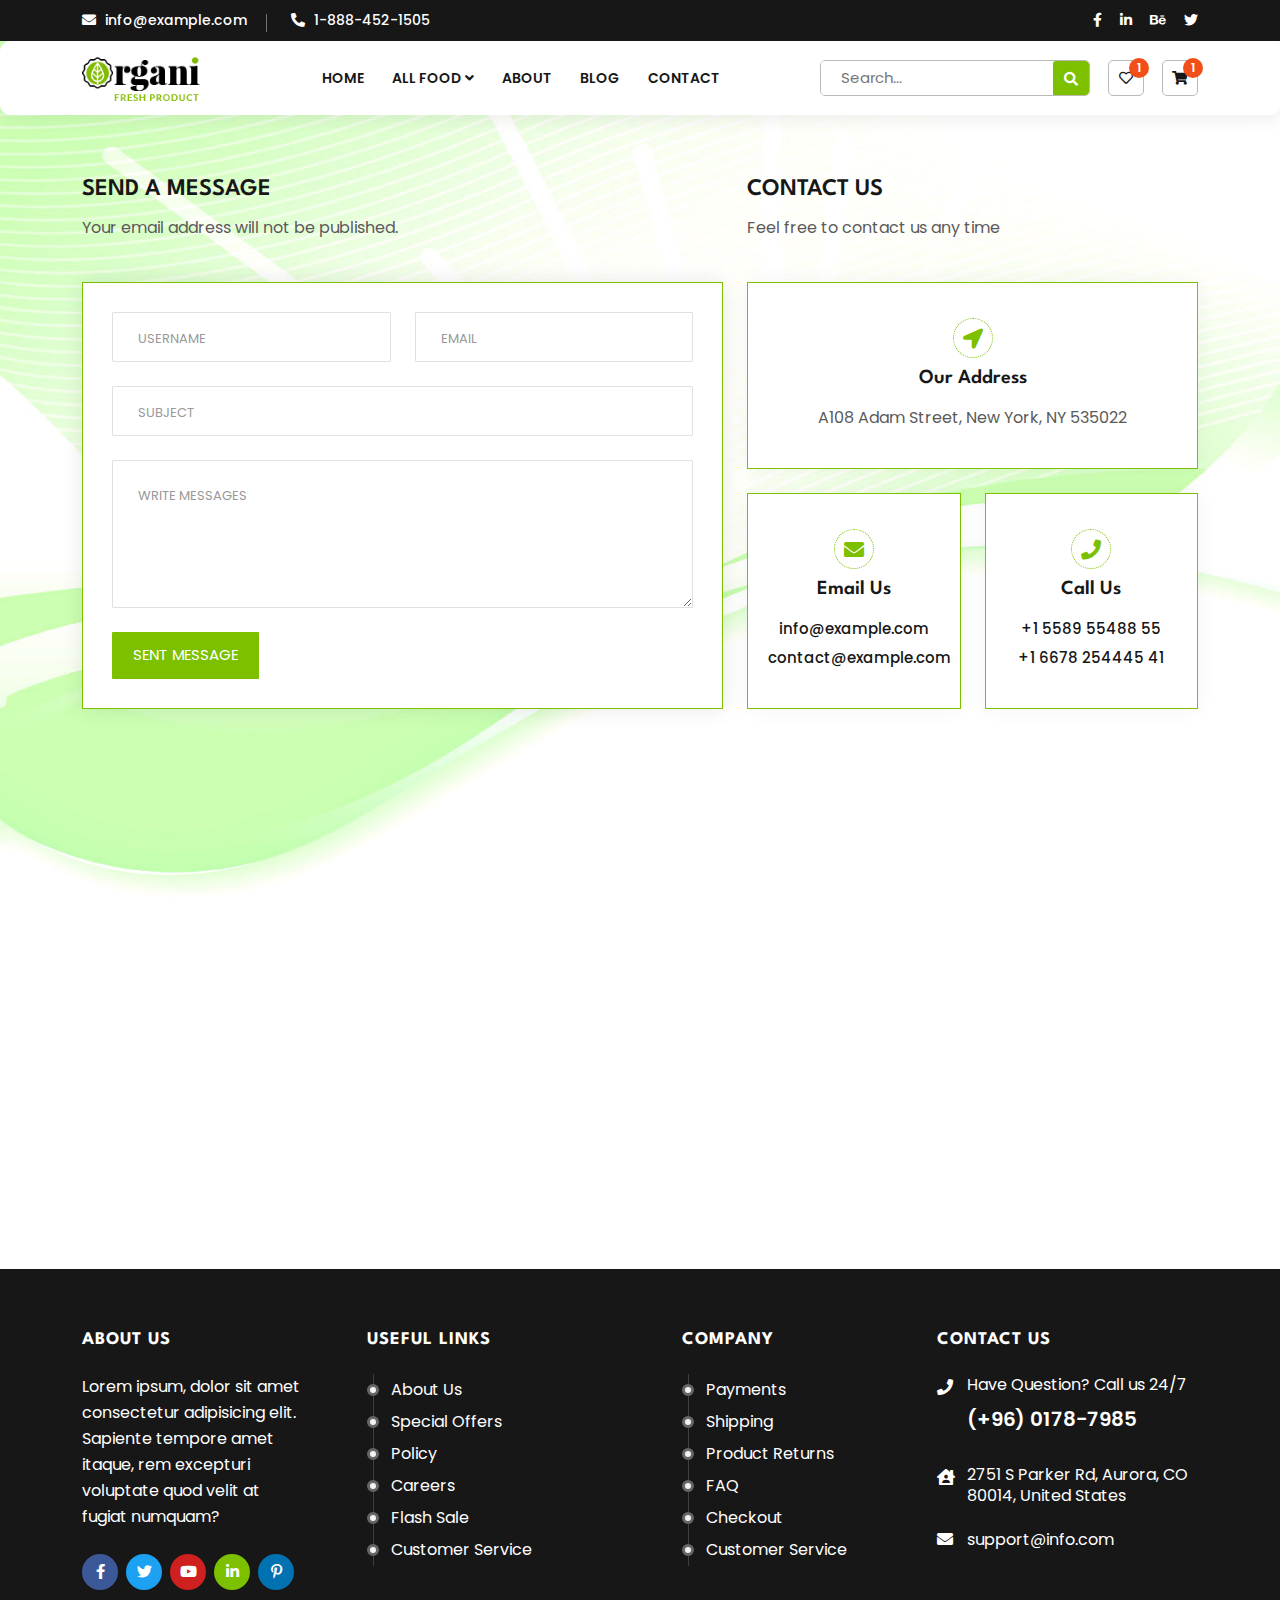
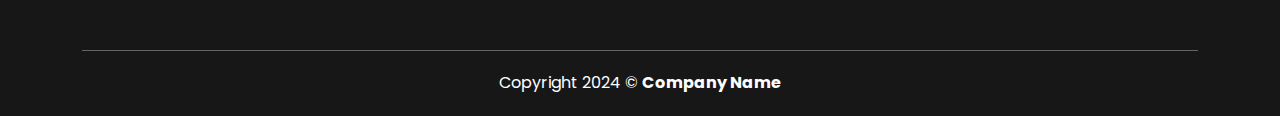
<file: contact.html>
<!doctype html>
<html lang="en">

<head>
  <meta charset="UTF-8">
  <meta http-equiv="X-UA-Compatible" content="IE=edge">
  <title>Ecommerce</title>
  <meta name="description" content="Ecommerce">
  <meta name="viewport" content="width=device-width, initial-scale=1, minimum-scale=1.0">

  <link rel="shortcut icon" type="image/x-icon" href="assets/">
  <!-- Place favicon.ico in the root directory -->

  <!-- CSS here -->
  <link rel="stylesheet" href="assets/css/bootstrap.min.css">
  <link rel="stylesheet" href="assets/fontawsome/css/all.min.css">
  <link rel="stylesheet" href="assets/fontawsome/css/fontawesome.min.css">
  <link rel="stylesheet" href="assets/css/animate.min.css">
  <link rel="stylesheet" href="assets/css/slick.css">
  <!-- <link rel="stylesheet" href="assets/css/odometer.css"> -->
  <link rel="stylesheet" href="assets/css/magnific-popup.css">
  <link rel="stylesheet" href="assets/css/style.css">
  <link rel="stylesheet" href="assets/css/responsive.css">
</head>

<body>
  <!-- Header area start -->
  <div id="header-fixed-height"></div>
  <header class="header-area-two" id="sticky-header">
    <div class="header-main d-none d-lg-block">

      <!-- header top area -->
      <div class="header-top">
        <div class="container">
          <div class="row">
            <div class="col-lg-6">
              <div class="contact-info">
                <ul class="list-unstyled">
                  <li><a href="mailto:info@example.com"><i class="fas fa-envelope"></i> info@example.com</a></li>
                  <li><a href="tel:1-888-452-1505"><i class="fas fa-phone-alt"></i> 1-888-452-1505</a></li>
                </ul>
              </div>
            </div>
            <div class="col-lg-6">
              <div class="social-icon text-end">
                <ul class="list-unstyled">
                  <li><a href="#"><i class="fab fa-facebook-f"></i></a></li>
                  <li><a href="#"><i class="fab fa-linkedin-in"></i></a></li>
                  <li><a href="#"><i class="fab fa-behance"></i></a></li>
                  <li><a href="#"><i class="fab fa-twitter"></i></a></li>
                </ul>
              </div>
            </div>
          </div>
        </div>
      </div>
      <!-- main menu area -->
      <div class="main_menu_area">
        <div class="container">
          <div class="d-flex align-items-center">
            <div class="logo">
              <a href="index.html"><img src="assets/img/logo.png" alt="logo" width=120"></a>
            </div>
            <div class="menu">
              <ul class="list-unstyled">
                <li><a href="index.html">Home</a></li>
                <li>
                  <a href="#">All Food <i class="fas fa-angle-down"></i></a>
                  <div class="sub-menu">
                    <ul class="list-unstyled">
                      <li><a href="category.html">পপুলার</a></li>
                      <li><a href="category.html">প্রিমিয়াম খেজুরের গুড়</a></li>
                      <li><a href="category.html">সিজনাল</a></li>
                      <li><a href="category.html">গুঁড়া মশলা</a></li>
                      <li><a href="category.html">ঘি ও তেল</a></li>
                      <li><a href="category.html">মধু ও মিষ্টি</a></li>
                      <li><a href="category.html">প্রিমিয়াম শুঁটকি</a></li>
                      <li><a href="category.html">ভেষজ</a></li>
                      <li><a href="category.html">আচার</a></li>
                      <li><a href="category.html">উপহার</a></li>
                    </ul>
                  </div>
                </li>
                <li><a href="about.html">About</a></li>
                <li><a href="blog.html">Blog</a></li>
                <li><a href="contact.html">Contact</a></li>
              </ul>
            </div>
            <div class="menu_option">
              <ul class="list-unstyled">
                <li class="menu_option_li search position-relative">
                  <div class="search_fields position-relative">
                    <input type="text" placeholder="Search...">
                    <button class="search_btn" type="button"><i class="fa fa-search"></i></button>
                  </div>
                </li>
                <li class="menu_option_li wishlist">
                  <a href="wishlist.html" class="main_option"><i class="far fa-heart"></i> <sup>1</sup></a>
                </li>
                <li class="menu_option_li cart position-relative">
                  <a href="cart.html" class="main_option"><i class="fas fa-shopping-cart"></i> <sup>1</sup></a>
                  <div class="cart-option">
                    <div class="cart-prd">
                      <ul>
                        <li class="d-flex align-items-center">
                          <div class="img">
                            <a href=""><img src="assets/img/34.png" alt="03" width="80" class="img-fluid"></a>
                          </div>
                          <div class="text">
                            <a href="">Strawberry</a>
                            <p>1 × $40.00</p>
                          </div>
                          <div class="button">
                            <button type="button"><i class="far fa-trash-alt"></i></button>
                          </div>
                        </li>
                        <li class="d-flex align-items-center">
                          <div class="img">
                            <a href=""><img src="assets/img/34.png" alt="03" width="80" class="img-fluid"></a>
                          </div>
                          <div class="text">
                            <a href="">Strawberry</a>
                            <p>1 × $40.00</p>
                          </div>
                          <div class="button">
                            <button type="button"><i class="far fa-trash-alt"></i></button>
                          </div>
                        </li>
                        <li class="d-flex align-items-center">
                          <div class="img">
                            <a href=""><img src="assets/img/34.png" alt="03" width="80" class="img-fluid"></a>
                          </div>
                          <div class="text">
                            <a href="">Strawberry</a>
                            <p>1 × $40.00</p>
                          </div>
                          <div class="button">
                            <button type="button"><i class="far fa-trash-alt"></i></button>
                          </div>
                        </li>
                        <li class="d-flex align-items-center">
                          <div class="img">
                            <a href=""><img src="assets/img/34.png" alt="03" width="80" class="img-fluid"></a>
                          </div>
                          <div class="text">
                            <a href="">Strawberry</a>
                            <p>1 × $40.00</p>
                          </div>
                          <div class="button">
                            <button type="button"><i class="far fa-trash-alt"></i></button>
                          </div>
                        </li>
                        <li class="d-flex align-items-center">
                          <div class="img">
                            <a href=""><img src="assets/img/34.png" alt="03" width="80" class="img-fluid"></a>
                          </div>
                          <div class="text">
                            <a href="">Strawberry</a>
                            <p>1 × $40.00</p>
                          </div>
                          <div class="button">
                            <button type="button"><i class="far fa-trash-alt"></i></button>
                          </div>
                        </li>
                      </ul>
                    </div>
                    <div class="cart-bottom">
                      <div class="cart-price">
                        <div class="d-flex justify-content-between">
                          <div class="total">
                            <h5>Total</h5>
                          </div>
                          <div class="price">
                            <span>$ 200</span>
                          </div>
                        </div>
                      </div>
                      <div class="cart-action d-flex justify-content-between">
                        <a href="">View Cart</a>
                        <a href="">Checkout</a>
                      </div>
                    </div>
                  </div>
                </li>
              </ul>
            </div>
          </div>
        </div>
      </div>
    </div>
    <!-- mobile navbar part start -->
    <div class="mobile-menu-area d-block d-lg-none">
      <div class="mobile-topbar">
        <div class="container">
          <div class="d-flex justify-content-between align-items-center">
            <div class="bars">
              <i class="fas fa-bars"></i>
            </div>
            <div class="logo">
              <a href="index-2.html"><img src="assets/img/logo.png" alt="logo"></a>
            </div>
            <div class="carts_">
              <a href="cart.html" class="carts_menu_ bg-transparent"><i class="fas fa-cart-plus"></i> <sup>3</sup></a>
            </div>
          </div>
        </div>
      </div>
      <div class="mobile-menu-overlay"></div>
      <div class="mobile-menu-main">
        <div class="logo">
          <a href="index.html"><img src="assets/img/logo.png" alt="logo"></a>
        </div>
        <div class="close-mobile-menu"><i class="fas fa-times"></i></div>
        <div class="menu-body">
          <div class="menu-list">
            <ul class="list-unstyled">
              <li class="sub-mobile-menu">
                <a href="index.html">Home </a>
              </li>
              <li class="sub-mobile-menu">
                <a href="about.html">About Us</a>
              </li>

              <li class="sub-mobile-menu">
                <a href="#">Services <i class="fas fa-chevron-down"></i></a>
                <ul class="list-unstyled">
                  <li><a href="service-details.html">University Application</a></li>
                  <li><a href="service-details.html">Visa Application & Processing</a></li>
                  <li><a href="service-details.html">Sponsor Documents Processing</a></li>
                </ul>
              </li>
              <li class="sub-mobile-menu">
                <a href="#">Country <i class="fas fa-chevron-down"></i></a>
                <ul class="list-unstyled">
                  <li><a href="country.html">Austria</a></li>
                  <li><a href="country.html">Belgium</a></li>
                  <li><a href="country.html">Czech Republic</a></li>
                  <li><a href="country.html">Denmark</a></li>
                </ul>
              </li>
              <li class="sub-mobile-menu">
                <a href="blog.html">Blog</a>
              </li>
              <li class="sub-mobile-menu"><a href="payment.html">Payment</a>
              </li>
              <li class="sub-mobile-menu">
                <a href="contact.html">Contact Us</a>
              </li>
            </ul>
          </div>
        </div>
        <div class="social-icon">
          <ul class="list-unstyled">
            <li><a href="#"><i class="fab fa-facebook-f"></i></a></li>
            <li><a href="#"><i class="fab fa-twitter"></i></a></li>
            <li><a href="#"><i class="fab fa-linkedin-in"></i></a></li>
            <li><a href="#"><i class="fab fa-instagram"></i></a></li>
            <li><a href="#"><i class="fab fa-pinterest-p"></i></a></li>
          </ul>
        </div>
        <div class="mobile-menu-action-btn pt-2">
          <a href="" class="uppercase">Contact Me <i class="fas fa-arrow-right"></i></a>
        </div>
      </div>
    </div>
    <!-- mobile navbar part end -->
  </header>
  <!-- Header area end -->

  <!-- main area part start -->
  <main>
    <!-- contact us area start -->
    <section class="contact-us-page">
      <div class="container">
        <div class="row">
          <div class="col-lg-7">
            <div class="contact-title">
              <h3>SEND A MESSAGE</h3>
              <p>Your email address will not be published.
              </p>
            </div>
            <div class="contact-form">
              <form action="#">
                <div class="row">
                  <div class="col-lg-6 mb-4">
                    <input type="text" class="form-control shadow-none" placeholder="Username">
                  </div>
                  <div class="col-lg-6 mb-4">
                    <input type="email" class="form-control shadow-none" placeholder="Email">
                  </div>
                  <div class="col-lg-12 mb-4">
                    <input type="text" class="form-control shadow-none" placeholder="Subject">
                  </div>
                  <div class="col-lg-12 mb-4">
                    <textarea rows="4" class="form-control shadow-none" placeholder="Write Messages"></textarea>
                  </div>
                  <div class="col-lg-12">
                    <button type="submit" class="btn shadow-none">Sent Message</button>
                  </div>
                </div>
              </form>
            </div>
          </div>
          <div class="col-lg-5 mt-5 mt-lg-0">
            <div class="contact-title">
              <h3>CONTACT US</h3>
              <p>Feel free to contact us any time</p>
            </div>
            <div class="contact-us-address">
              <div class="row g-4">
                <div class="col-lg-12 col-md-6">
                  <div class="info-box text-center address">
                    <div class="icon">
                      <i class="fa fa-location-arrow"></i>
                    </div>
                    <div class="text">
                      <h4>Our Address</h4>
                      <p>A108 Adam Street, New York, NY 535022</p>
                    </div>
                  </div>
                </div>
                <div class="col-lg-12 col-xl-6 col-md-6">
                  <div class="info-box text-center">
                    <div class="icon">
                      <i class="fa fa-envelope"></i>
                    </div>
                    <div class="text">
                      <h4>Email Us</h4>
                      <ul class="list-unstyled">
                        <li>info@example.com</li>
                        <li>contact@example.com</li>
                      </ul>
                    </div>
                  </div>
                </div>
                <div class="col-lg-12 col-xl-6 col-md-6">
                  <div class="info-box text-center">
                    <div class="icon">
                      <i class="fa fa-phone"></i>
                    </div>
                    <div class="text">
                      <h4>Call Us</h4>
                      <ul class="list-unstyled">
                        <li>+1 5589 55488 55</li>
                        <li>+1 6678 254445 41</li>
                      </ul>
                    </div>
                  </div>
                </div>
              </div>
            </div>
          </div>
        </div>
      </div>
      <div class="row">
        <div class="col-lg-12">
          <div class="contact-map">
            <iframe
              src="https://www.google.com/maps/embed?pb=!1m18!1m12!1m3!1d3652.669177935167!2d90.4205011154229!3d23.723505145719102!2m3!1f0!2f0!3f0!3m2!1i1024!2i768!4f13.1!3m3!1m2!1s0x3755b85237d1aa7b%3A0xbc36395a3428f076!2sFBCCI%20New%20Building!5e0!3m2!1sbn!2sbd!4v1652077016596!5m2!1sbn!2sbd"
              class="w-100 h-100" style="border:0;" allowfullscreen="" loading="lazy"
              referrerpolicy="no-referrer-when-downgrade"></iframe>
          </div>
        </div>
      </div>
    </section>
    <!-- contact us area end -->
  </main>
  <!-- main area part end -->

  <!-- scroll top part start -->
  <button class="scroll-to-top">
    <i class="fas fa-angle-up"></i>
  </button>
  <!-- scroll top part end -->

  <!-- footer part start -->
  <footer>
    <div class="footer-bg">
      <div class="container">
        <div class="row">
          <div class="col-lg-3 col-xl-3 col-xxl-4 col-md-6">
            <div class="footer-about">
              <div class="footer-title">
                <h4>About Us</h4>
              </div>
              <div class="text">
                <p>Lorem ipsum, dolor sit amet consectetur adipisicing elit. Sapiente tempore amet itaque, rem excepturi
                  voluptate quod velit at fugiat numquam?</p>
              </div>
              <div class="social-icon">
                <ul>
                  <li><a href=""><i class="fab fa-facebook-f"></i></a></li>
                  <li><a href=""><i class="fab fa-twitter"></i></a></li>
                  <li><a href=""><i class="fab fa-youtube"></i></a></li>
                  <li><a href=""><i class="fab fa-linkedin-in"></i></a></li>
                  <li><a href=""><i class="fab fa-pinterest-p"></i></a></li>
                </ul>
              </div>
            </div>
          </div>
          <div class="col-lg-3 col-xl-3 mt-4 mt-md-0 col-xxl-2 col-md-6">
            <div class="useful-links">
              <div class="footer-title">
                <h4>Useful Links</h4>
              </div>
              <div class="info-link">
                <ul class="list-unstyled">
                  <li><a href="">About Us</a></li>
                  <li><a href="">Special Offers</a></li>
                  <li><a href="">Policy</a></li>
                  <li><a href="">Careers</a></li>
                  <li><a href="">Flash Sale</a></li>
                  <li><a href="">Customer Service</a></li>
                </ul>
              </div>
            </div>
          </div>
          <div class="col-lg-3 mt-4 mt-lg-0 col-xl-3 col-xxl-2 col-md-6">
            <div class="help-center">
              <div class="footer-title">
                <h4>Company</h4>
              </div>
              <div class="info-link">
                <ul class="list-unstyled">
                  <li><a href="">Payments</a></li>
                  <li><a href="">Shipping</a></li>
                  <li><a href="">Product Returns</a></li>
                  <li><a href="">FAQ</a></li>
                  <li><a href="">Checkout</a></li>
                  <li><a href="">Customer Service</a></li>
                </ul>
              </div>
            </div>
          </div>
          <div class="col-lg-3 mt-4 mt-lg-0 col-xl-3 col-xxl-3 col-md-6 mx-auto">
            <div class="contact-us">
              <div class="footer-title">
                <h4>Contact us</h4>
              </div>
              <div class="contact-details">
                <ul class="list-unstyled">
                  <li>
                    <div class="icon"><i class="fas fa-phone"></i></div>
                    <div class="contact-info">
                      <p>Have Question? Call us 24/7</p>
                      <a href="tel:(+96) 0178-7985">(+96) 0178-7985</a>
                    </div>
                  </li>
                  <li>
                    <div class="icon"><i class="fas fa-house-user"></i></div>
                    <div class="contact-info">
                      <p>2751 S Parker Rd, Aurora, CO 80014, United States</p>
                    </div>
                  </li>
                  <li>
                    <div class="icon"><i class="fas fa-envelope"></i></div>
                    <div class="contact-info">
                      <a class="mail" href="mailto:support@info.com">support@info.com</a>
                    </div>
                  </li>
                </ul>
              </div>
            </div>
          </div>
        </div>
      </div>
    </div>
  </footer>
  
  <section class="footer-bottom">
    <div class="container">
      <div class="footer-btm-details">
        <div class="row">
          <div class="col-lg-6 mx-auto">
            <div class="copyright text-center">
              <p>Copyright 2024 © <b>Company Name</b></p>
            </div>
          </div>
        </div>
      </div>
    </div>
  </section>
  <!-- footer part end -->

  <!-- JS here -->
  <script src="assets/js/vendor/jquery-3.6.0.min.js"></script>
  <script src="assets/js/bootstrap.bundle.min.js"></script>
  <script src="assets/js/wow.min.js"></script>
  <script src="assets/js/slick.min.js"></script>
  <script src="assets/js/jquery.magnific-popup.min.js"></script>
  <script src="assets/js/countdown.min.js"></script>
  <!-- <script src="assets/js/jquery.odometer.min.js"></script> -->
  <script src="assets/js/script.js"></script>
</body>

</html>
</file>
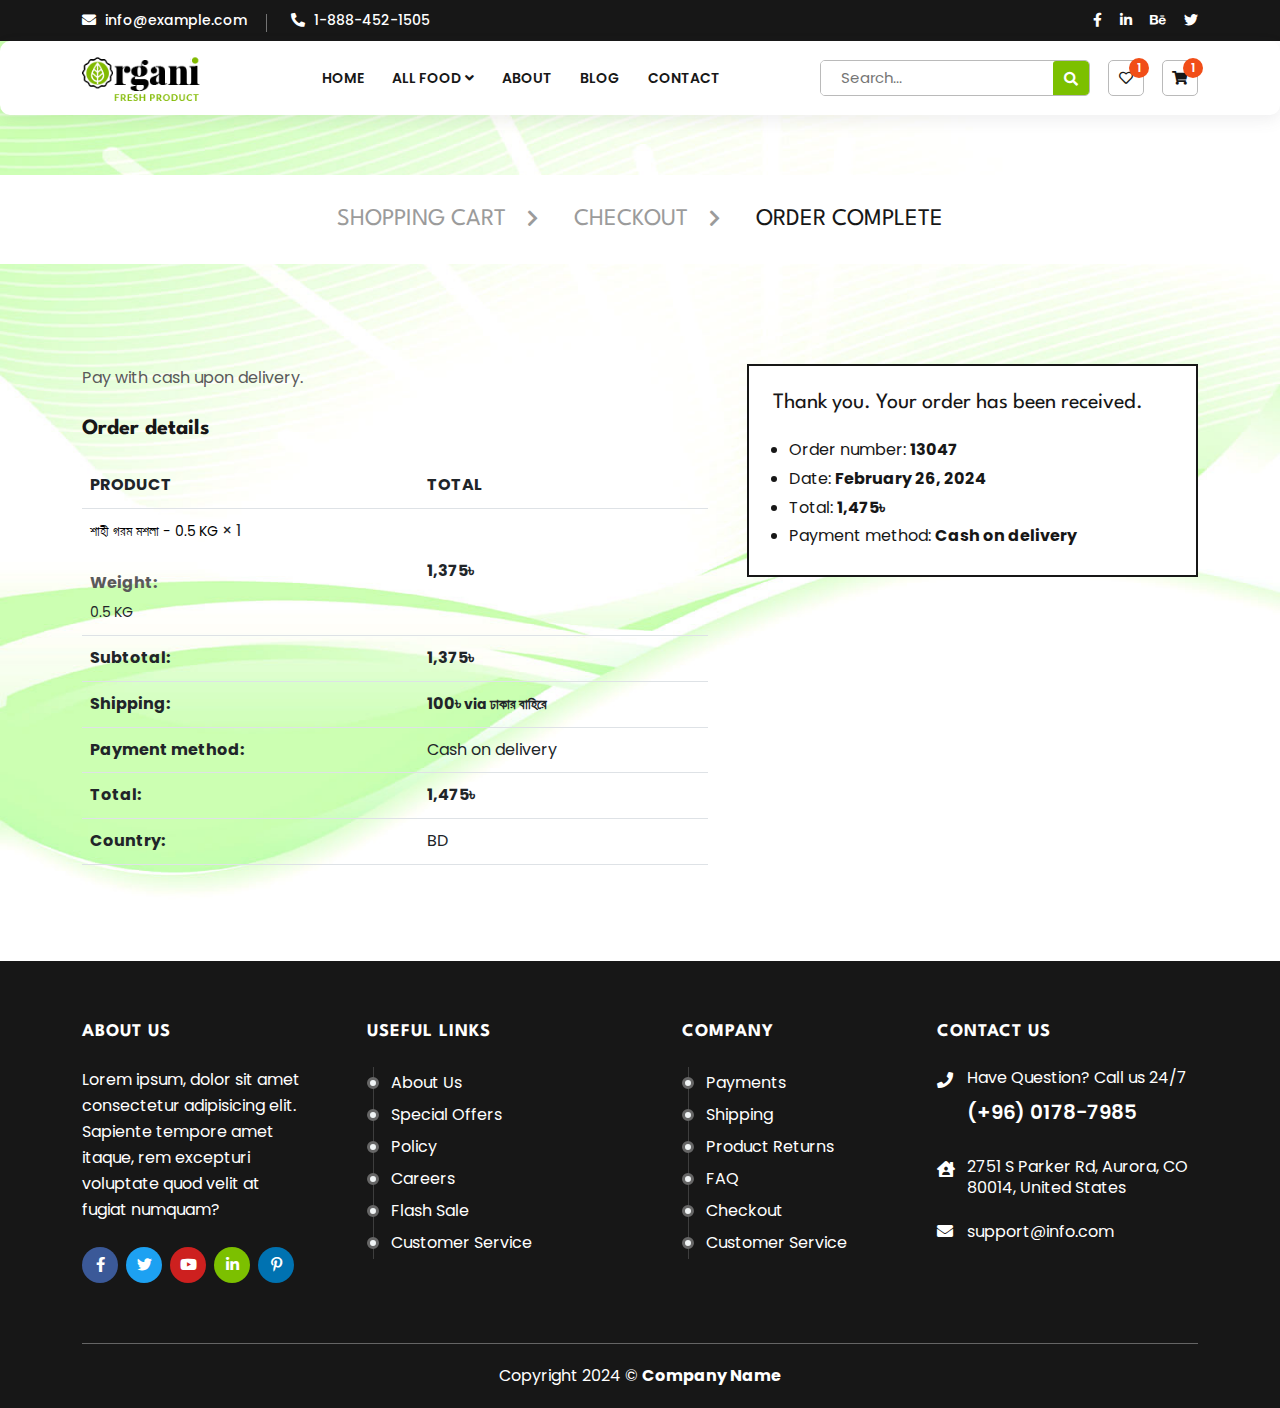
<file: order-complete.html>
<!doctype html>
<html lang="en">

<head>
  <meta charset="UTF-8">
  <meta http-equiv="X-UA-Compatible" content="IE=edge">
  <title>Ecommerce</title>
  <meta name="description" content="Ecommerce">
  <meta name="viewport" content="width=device-width, initial-scale=1, minimum-scale=1.0">

  <link rel="shortcut icon" type="image/x-icon" href="assets/">
  <!-- Place favicon.ico in the root directory -->

  <!-- CSS here -->
  <link rel="stylesheet" href="assets/css/bootstrap.min.css">
  <link rel="stylesheet" href="assets/fontawsome/css/all.min.css">
  <link rel="stylesheet" href="assets/fontawsome/css/fontawesome.min.css">
  <link rel="stylesheet" href="assets/css/animate.min.css">
  <link rel="stylesheet" href="assets/css/slick.css">
  <!-- <link rel="stylesheet" href="assets/css/odometer.css"> -->
  <link rel="stylesheet" href="assets/css/magnific-popup.css">
  <link rel="stylesheet" href="assets/css/style.css">
  <link rel="stylesheet" href="assets/css/responsive.css">
</head>

<body>
  <!-- Header area start -->
  <div id="header-fixed-height"></div>
  <header class="header-area-two" id="sticky-header">
    <div class="header-main d-none d-lg-block">

      <!-- header top area -->
      <div class="header-top">
        <div class="container">
          <div class="row">
            <div class="col-lg-6">
              <div class="contact-info">
                <ul class="list-unstyled">
                  <li><a href="mailto:info@example.com"><i class="fas fa-envelope"></i> info@example.com</a></li>
                  <li><a href="tel:1-888-452-1505"><i class="fas fa-phone-alt"></i> 1-888-452-1505</a></li>
                </ul>
              </div>
            </div>
            <div class="col-lg-6">
              <div class="social-icon text-end">
                <ul class="list-unstyled">
                  <li><a href="#"><i class="fab fa-facebook-f"></i></a></li>
                  <li><a href="#"><i class="fab fa-linkedin-in"></i></a></li>
                  <li><a href="#"><i class="fab fa-behance"></i></a></li>
                  <li><a href="#"><i class="fab fa-twitter"></i></a></li>
                </ul>
              </div>
            </div>
          </div>
        </div>
      </div>
      <!-- main menu area -->
      <div class="main_menu_area">
        <div class="container">
          <div class="d-flex align-items-center">
            <div class="logo">
              <a href="index.html"><img src="assets/img/logo.png" alt="logo" width=120"></a>
            </div>
            <div class="menu">
              <ul class="list-unstyled">
                <li><a href="index.html">Home</a></li>
                <li>
                  <a href="#">All Food <i class="fas fa-angle-down"></i></a>
                  <div class="sub-menu">
                    <ul class="list-unstyled">
                      <li><a href="category.html">পপুলার</a></li>
                      <li><a href="category.html">প্রিমিয়াম খেজুরের গুড়</a></li>
                      <li><a href="category.html">সিজনাল</a></li>
                      <li><a href="category.html">গুঁড়া মশলা</a></li>
                      <li><a href="category.html">ঘি ও তেল</a></li>
                      <li><a href="category.html">মধু ও মিষ্টি</a></li>
                      <li><a href="category.html">প্রিমিয়াম শুঁটকি</a></li>
                      <li><a href="category.html">ভেষজ</a></li>
                      <li><a href="category.html">আচার</a></li>
                      <li><a href="category.html">উপহার</a></li>
                    </ul>
                  </div>
                </li>
                <li><a href="about.html">About</a></li>
                <li><a href="blog.html">Blog</a></li>
                <li><a href="contact.html">Contact</a></li>
              </ul>
            </div>
            <div class="menu_option">
              <ul class="list-unstyled">
                <li class="menu_option_li search position-relative">
                  <div class="search_fields position-relative">
                    <input type="text" placeholder="Search...">
                    <button class="search_btn" type="button"><i class="fa fa-search"></i></button>
                  </div>
                </li>
                <li class="menu_option_li wishlist">
                  <a href="wishlist.html" class="main_option"><i class="far fa-heart"></i> <sup>1</sup></a>
                </li>
                <li class="menu_option_li cart position-relative">
                  <a href="cart.html" class="main_option"><i class="fas fa-shopping-cart"></i> <sup>1</sup></a>
                  <div class="cart-option">
                    <div class="cart-prd">
                      <ul>
                        <li class="d-flex align-items-center">
                          <div class="img">
                            <a href=""><img src="assets/img/34.png" alt="03" width="80" class="img-fluid"></a>
                          </div>
                          <div class="text">
                            <a href="">Strawberry</a>
                            <p>1 × $40.00</p>
                          </div>
                          <div class="button">
                            <button type="button"><i class="far fa-trash-alt"></i></button>
                          </div>
                        </li>
                        <li class="d-flex align-items-center">
                          <div class="img">
                            <a href=""><img src="assets/img/34.png" alt="03" width="80" class="img-fluid"></a>
                          </div>
                          <div class="text">
                            <a href="">Strawberry</a>
                            <p>1 × $40.00</p>
                          </div>
                          <div class="button">
                            <button type="button"><i class="far fa-trash-alt"></i></button>
                          </div>
                        </li>
                        <li class="d-flex align-items-center">
                          <div class="img">
                            <a href=""><img src="assets/img/34.png" alt="03" width="80" class="img-fluid"></a>
                          </div>
                          <div class="text">
                            <a href="">Strawberry</a>
                            <p>1 × $40.00</p>
                          </div>
                          <div class="button">
                            <button type="button"><i class="far fa-trash-alt"></i></button>
                          </div>
                        </li>
                        <li class="d-flex align-items-center">
                          <div class="img">
                            <a href=""><img src="assets/img/34.png" alt="03" width="80" class="img-fluid"></a>
                          </div>
                          <div class="text">
                            <a href="">Strawberry</a>
                            <p>1 × $40.00</p>
                          </div>
                          <div class="button">
                            <button type="button"><i class="far fa-trash-alt"></i></button>
                          </div>
                        </li>
                        <li class="d-flex align-items-center">
                          <div class="img">
                            <a href=""><img src="assets/img/34.png" alt="03" width="80" class="img-fluid"></a>
                          </div>
                          <div class="text">
                            <a href="">Strawberry</a>
                            <p>1 × $40.00</p>
                          </div>
                          <div class="button">
                            <button type="button"><i class="far fa-trash-alt"></i></button>
                          </div>
                        </li>
                      </ul>
                    </div>
                    <div class="cart-bottom">
                      <div class="cart-price">
                        <div class="d-flex justify-content-between">
                          <div class="total">
                            <h5>Total</h5>
                          </div>
                          <div class="price">
                            <span>$ 200</span>
                          </div>
                        </div>
                      </div>
                      <div class="cart-action d-flex justify-content-between">
                        <a href="">View Cart</a>
                        <a href="">Checkout</a>
                      </div>
                    </div>
                  </div>
                </li>
              </ul>
            </div>
          </div>
        </div>
      </div>
    </div>
    <!-- mobile navbar part start -->
    <div class="mobile-menu-area d-block d-lg-none">
      <div class="mobile-topbar">
        <div class="container">
          <div class="d-flex justify-content-between align-items-center">
            <div class="bars">
              <i class="fas fa-bars"></i>
            </div>
            <div class="logo">
              <a href="index-2.html"><img src="assets/img/logo.png" alt="logo"></a>
            </div>
            <div class="carts_">
              <a href="cart.html" class="carts_menu_ bg-transparent"><i class="fas fa-cart-plus"></i> <sup>3</sup></a>
            </div>
          </div>
        </div>
      </div>
      <div class="mobile-menu-overlay"></div>
      <div class="mobile-menu-main">
        <div class="logo">
          <a href="index.html"><img src="assets/img/logo.png" alt="logo"></a>
        </div>
        <div class="close-mobile-menu"><i class="fas fa-times"></i></div>
        <div class="menu-body">
          <div class="menu-list">
            <ul class="list-unstyled">
              <li class="sub-mobile-menu">
                <a href="index.html">Home </a>
              </li>
              <li class="sub-mobile-menu">
                <a href="about.html">About Us</a>
              </li>

              <li class="sub-mobile-menu">
                <a href="#">Services <i class="fas fa-chevron-down"></i></a>
                <ul class="list-unstyled">
                  <li><a href="service-details.html">University Application</a></li>
                  <li><a href="service-details.html">Visa Application & Processing</a></li>
                  <li><a href="service-details.html">Sponsor Documents Processing</a></li>
                </ul>
              </li>
              <li class="sub-mobile-menu">
                <a href="#">Country <i class="fas fa-chevron-down"></i></a>
                <ul class="list-unstyled">
                  <li><a href="country.html">Austria</a></li>
                  <li><a href="country.html">Belgium</a></li>
                  <li><a href="country.html">Czech Republic</a></li>
                  <li><a href="country.html">Denmark</a></li>
                </ul>
              </li>
              <li class="sub-mobile-menu">
                <a href="blog.html">Blog</a>
              </li>
              <li class="sub-mobile-menu"><a href="payment.html">Payment</a>
              </li>
              <li class="sub-mobile-menu">
                <a href="contact.html">Contact Us</a>
              </li>
            </ul>
          </div>
        </div>
        <div class="social-icon">
          <ul class="list-unstyled">
            <li><a href="#"><i class="fab fa-facebook-f"></i></a></li>
            <li><a href="#"><i class="fab fa-twitter"></i></a></li>
            <li><a href="#"><i class="fab fa-linkedin-in"></i></a></li>
            <li><a href="#"><i class="fab fa-instagram"></i></a></li>
            <li><a href="#"><i class="fab fa-pinterest-p"></i></a></li>
          </ul>
        </div>
        <div class="mobile-menu-action-btn pt-2">
          <a href="" class="uppercase">Contact Me <i class="fas fa-arrow-right"></i></a>
        </div>
      </div>
    </div>
    <!-- mobile navbar part end -->
  </header>
  <!-- Header area end -->

  <!-- main area part start -->
  <main>
    <!-- checkout area start -->
    <section class="wishlist_area checkout">
      <div class="wishlist_title">
        <div class="container">
          <div class="row">
            <div class="col-lg-12">
              <div class="wishlist-header text-center">
                <h1>
                  <a href="cart.html">Shopping cart <i class="fas fa-chevron-right"></i></a>
                  <a href="checkout.html">Checkout <i class="fas fa-chevron-right"></i></a>
                  <a class="active" href="order-complete.html">Order Complete</a>
                </h1>
              </div>
            </div>
          </div>
        </div>
      </div>
      <div class="container">
        <div class="billing-information">
          <form action="#">
            <div class="row">
              <div class="col-lg-7 col-xl-7">
                <div class="Billing-details">
                  <p class="mb-4">Pay with cash upon delivery.</p>
                  <div class="title">
                    <h3><b>Order details</b></h3>
                  </div>
                  <table class="table">
                    <thead>
                      <tr>
                        <th>PRODUCT</th>
                        <th>TOTAL</th>
                      </tr>
                    </thead>
                    <tbody>
                      <tr>
                        <td><a href="product-details.html" class="text-black mb-4"><small>শাহী গরম মশলা - 0.5 KG</small>
                          </a> × 1
                          <p><b>Weight:</b></p>
                          <small>0.5 KG</small>
                        </td>
                        <th style="vertical-align: middle;">1,375৳ </th>
                      </tr>
                      <tr>
                        <th>Subtotal:</th>
                        <th>1,375৳ </th>
                      </tr>
                      <tr>
                        <th>Shipping:</th>
                        <th>100৳  <small>via ঢাকার বাহিরে</small></th>
                      </tr>
                      <tr>
                        <th>Payment method:</th>
                        <td>Cash on delivery</td>
                      </tr>
                      <tr>
                        <th>Total:</th>
                        <th>1,475৳ </th>
                      </tr>
                      <tr>
                        <th>Country:</th>
                        <td>BD</td>
                      </tr>
                    </tbody>
                  </table>
                </div>
              </div>
              <div class="col-lg-5 col-xl-5">
                <div class="order_box_">
                  <div class="title">
                    <h3> Thank you. Your order has been received.</h3>
                  </div>
                  <ul class="ps-3">
                    <li>Order number: <b>13047</b></li>
                    <li>Date: <b>February 26, 2024</b></li>
                    <li>Total: <b> 1,475৳ </b></li>
                    <li>Payment method: <b> Cash on delivery </b></li>
                  </ul>
                </div>
              </div>
            </div>
          </form>
        </div>
      </div>
    </section>
    <!-- checkout area end -->
  </main>
  <!-- main area part end -->

  <!-- scroll top part start -->
  <button class="scroll-to-top">
    <i class="fas fa-angle-up"></i>
  </button>
  <!-- scroll top part end -->

  <!-- footer part start -->
  <footer>
    <div class="footer-bg">
      <div class="container">
        <div class="row">
          <div class="col-lg-3 col-xl-3 col-xxl-4 col-md-6">
            <div class="footer-about">
              <div class="footer-title">
                <h4>About Us</h4>
              </div>
              <div class="text">
                <p>Lorem ipsum, dolor sit amet consectetur adipisicing elit. Sapiente tempore amet itaque, rem excepturi
                  voluptate quod velit at fugiat numquam?</p>
              </div>
              <div class="social-icon">
                <ul>
                  <li><a href=""><i class="fab fa-facebook-f"></i></a></li>
                  <li><a href=""><i class="fab fa-twitter"></i></a></li>
                  <li><a href=""><i class="fab fa-youtube"></i></a></li>
                  <li><a href=""><i class="fab fa-linkedin-in"></i></a></li>
                  <li><a href=""><i class="fab fa-pinterest-p"></i></a></li>
                </ul>
              </div>
            </div>
          </div>
          <div class="col-lg-3 col-xl-3 mt-4 mt-md-0 col-xxl-2 col-md-6">
            <div class="useful-links">
              <div class="footer-title">
                <h4>Useful Links</h4>
              </div>
              <div class="info-link">
                <ul class="list-unstyled">
                  <li><a href="">About Us</a></li>
                  <li><a href="">Special Offers</a></li>
                  <li><a href="">Policy</a></li>
                  <li><a href="">Careers</a></li>
                  <li><a href="">Flash Sale</a></li>
                  <li><a href="">Customer Service</a></li>
                </ul>
              </div>
            </div>
          </div>
          <div class="col-lg-3 mt-4 mt-lg-0 col-xl-3 col-xxl-2 col-md-6">
            <div class="help-center">
              <div class="footer-title">
                <h4>Company</h4>
              </div>
              <div class="info-link">
                <ul class="list-unstyled">
                  <li><a href="">Payments</a></li>
                  <li><a href="">Shipping</a></li>
                  <li><a href="">Product Returns</a></li>
                  <li><a href="">FAQ</a></li>
                  <li><a href="">Checkout</a></li>
                  <li><a href="">Customer Service</a></li>
                </ul>
              </div>
            </div>
          </div>
          <div class="col-lg-3 mt-4 mt-lg-0 col-xl-3 col-xxl-3 col-md-6 mx-auto">
            <div class="contact-us">
              <div class="footer-title">
                <h4>Contact us</h4>
              </div>
              <div class="contact-details">
                <ul class="list-unstyled">
                  <li>
                    <div class="icon"><i class="fas fa-phone"></i></div>
                    <div class="contact-info">
                      <p>Have Question? Call us 24/7</p>
                      <a href="tel:(+96) 0178-7985">(+96) 0178-7985</a>
                    </div>
                  </li>
                  <li>
                    <div class="icon"><i class="fas fa-house-user"></i></div>
                    <div class="contact-info">
                      <p>2751 S Parker Rd, Aurora, CO 80014, United States</p>
                    </div>
                  </li>
                  <li>
                    <div class="icon"><i class="fas fa-envelope"></i></div>
                    <div class="contact-info">
                      <a class="mail" href="mailto:support@info.com">support@info.com</a>
                    </div>
                  </li>
                </ul>
              </div>
            </div>
          </div>
        </div>
      </div>
    </div>
  </footer>

  <section class="footer-bottom">
    <div class="container">
      <div class="footer-btm-details">
        <div class="row">
          <div class="col-lg-6 mx-auto">
            <div class="copyright text-center">
              <p>Copyright 2024 © <b>Company Name</b></p>
            </div>
          </div>
        </div>
      </div>
    </div>
  </section>
  <!-- footer part end -->

  <!-- JS here -->
  <script src="assets/js/vendor/jquery-3.6.0.min.js"></script>
  <script src="assets/js/bootstrap.bundle.min.js"></script>
  <script src="assets/js/wow.min.js"></script>
  <script src="assets/js/slick.min.js"></script>
  <script src="assets/js/jquery.magnific-popup.min.js"></script>
  <script src="assets/js/countdown.min.js"></script>
  <!-- <script src="assets/js/jquery.odometer.min.js"></script> -->
  <script src="assets/js/script.js"></script>
</body>

</html>
</file>
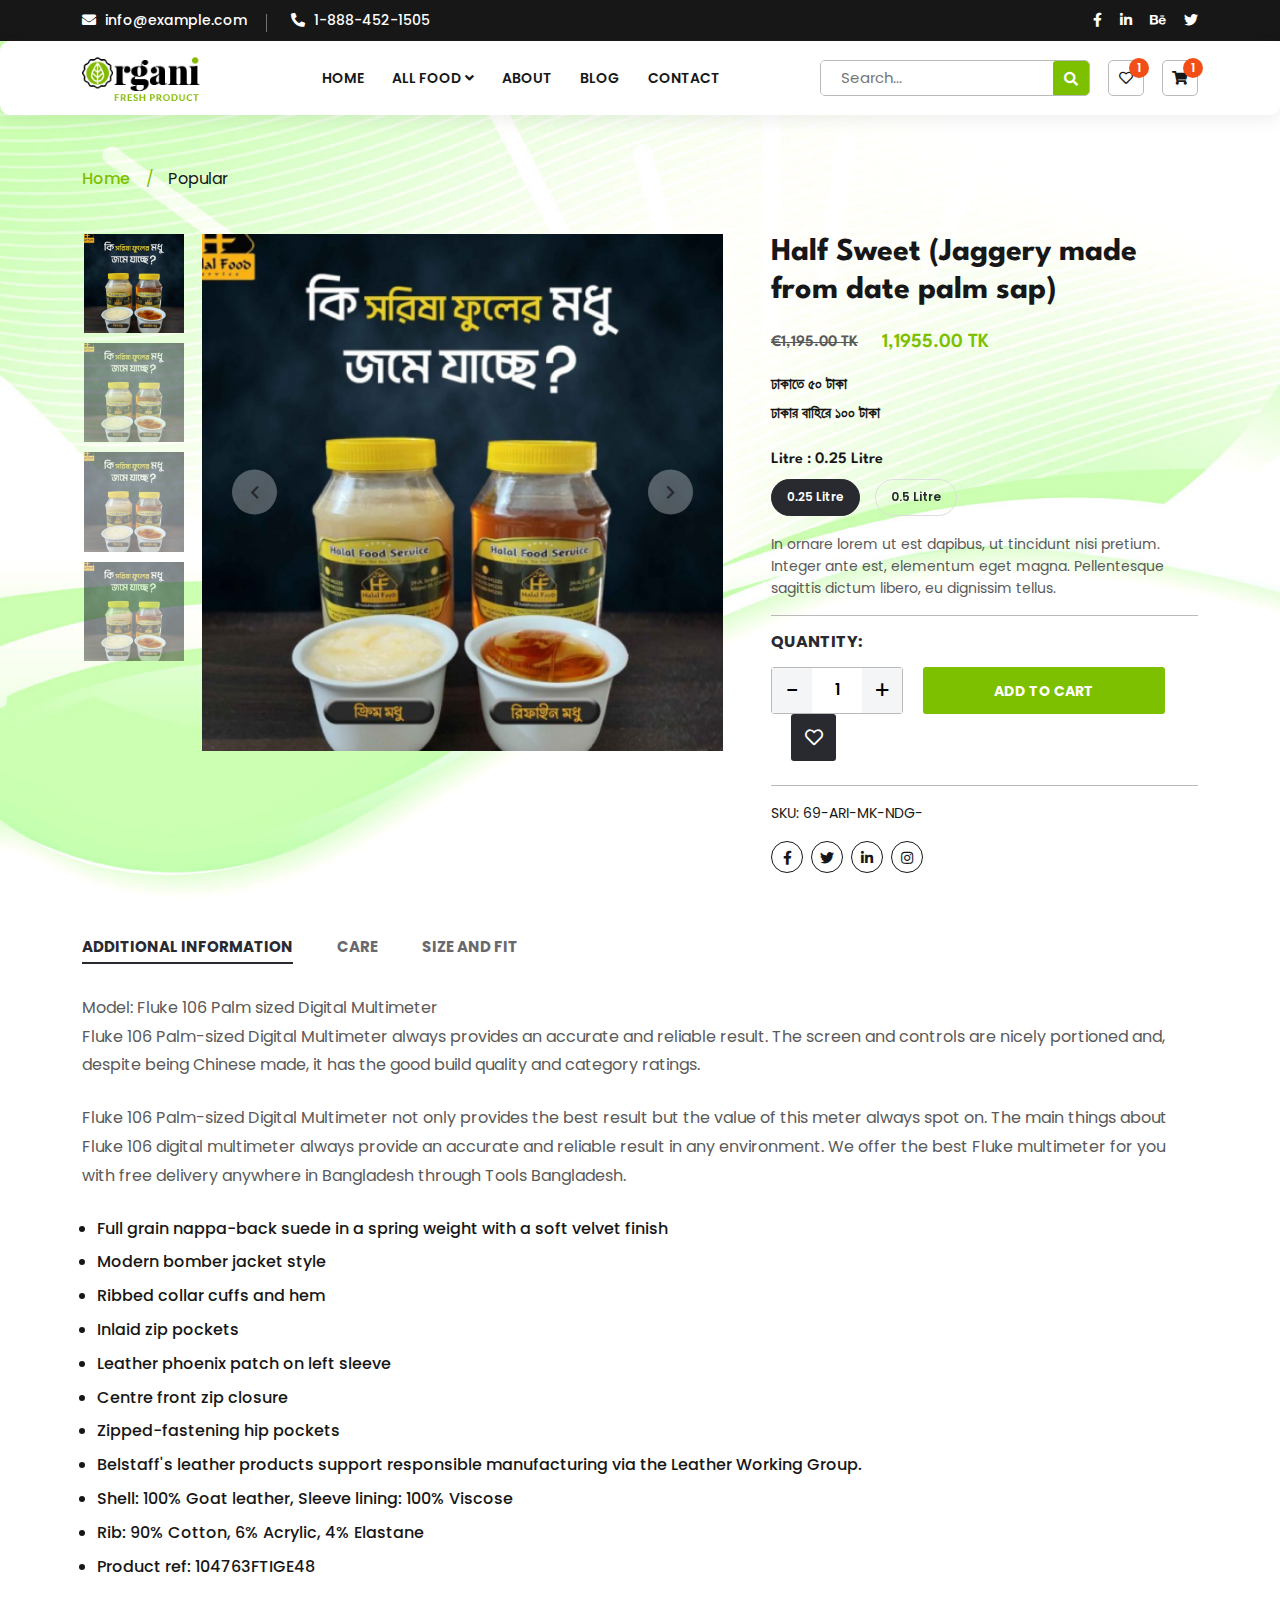
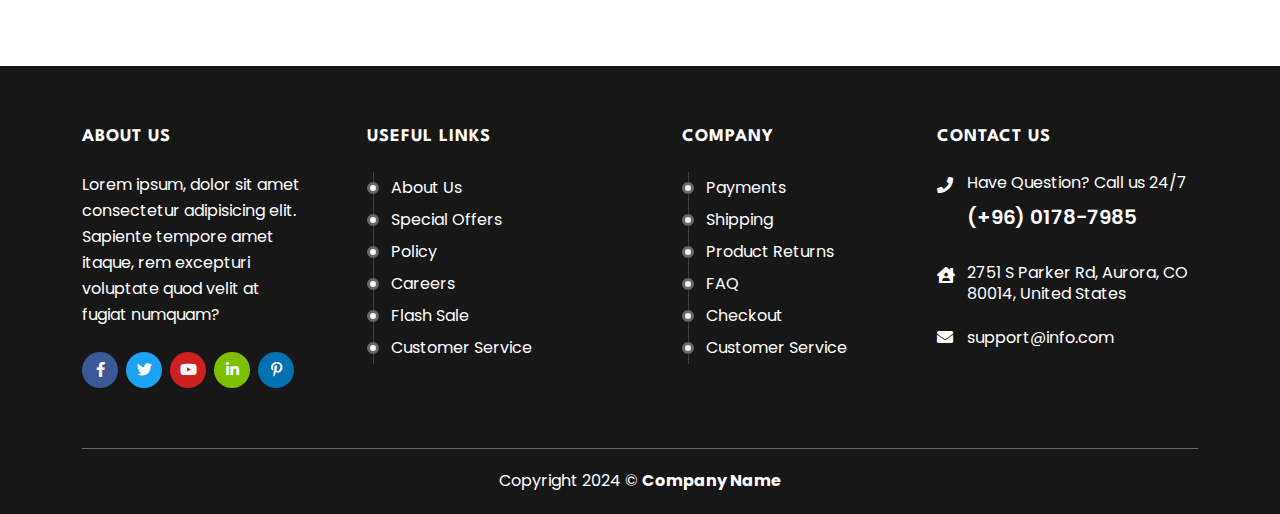
<file: product-details.html>
<!doctype html>
<html lang="en">

<head>
  <meta charset="UTF-8">
  <meta http-equiv="X-UA-Compatible" content="IE=edge">
  <title>Ecommerce</title>
  <meta name="description" content="Ecommerce">
  <meta name="viewport" content="width=device-width, initial-scale=1, minimum-scale=1.0">

  <link rel="shortcut icon" type="image/x-icon" href="assets/">
  <!-- Place favicon.ico in the root directory -->

  <!-- CSS here -->
  <link rel="stylesheet" href="assets/css/bootstrap.min.css">
  <link rel="stylesheet" href="assets/fontawsome/css/all.min.css">
  <link rel="stylesheet" href="assets/fontawsome/css/fontawesome.min.css">
  <link rel="stylesheet" href="assets/css/animate.min.css">
  <link rel="stylesheet" href="assets/css/slick.css">
  <!-- <link rel="stylesheet" href="assets/css/odometer.css"> -->
  <link rel="stylesheet" href="assets/css/magnific-popup.css">
  <link rel="stylesheet" href="assets/css/style.css">
  <link rel="stylesheet" href="assets/css/responsive.css">
</head>

<body>
  <!-- Header area start -->
  <div id="header-fixed-height"></div>
  <header class="header-area-two" id="sticky-header">
    <div class="header-main d-none d-lg-block">

      <!-- header top area -->
      <div class="header-top">
        <div class="container">
          <div class="row">
            <div class="col-lg-6">
              <div class="contact-info">
                <ul class="list-unstyled">
                  <li><a href="mailto:info@example.com"><i class="fas fa-envelope"></i> info@example.com</a></li>
                  <li><a href="tel:1-888-452-1505"><i class="fas fa-phone-alt"></i> 1-888-452-1505</a></li>
                </ul>
              </div>
            </div>
            <div class="col-lg-6">
              <div class="social-icon text-end">
                <ul class="list-unstyled">
                  <li><a href="#"><i class="fab fa-facebook-f"></i></a></li>
                  <li><a href="#"><i class="fab fa-linkedin-in"></i></a></li>
                  <li><a href="#"><i class="fab fa-behance"></i></a></li>
                  <li><a href="#"><i class="fab fa-twitter"></i></a></li>
                </ul>
              </div>
            </div>
          </div>
        </div>
      </div>
      <!-- main menu area -->
      <div class="main_menu_area">
        <div class="container">
          <div class="d-flex align-items-center">
            <div class="logo">
              <a href="index.html"><img src="assets/img/logo.png" alt="logo" width=120"></a>
            </div>
            <div class="menu">
              <ul class="list-unstyled">
                <li><a href="index.html">Home</a></li>
                <li>
                  <a href="#">All Food <i class="fas fa-angle-down"></i></a>
                  <div class="sub-menu">
                    <ul class="list-unstyled">
                      <li><a href="category.html">পপুলার</a></li>
                      <li><a href="category.html">প্রিমিয়াম খেজুরের গুড়</a></li>
                      <li><a href="category.html">সিজনাল</a></li>
                      <li><a href="category.html">গুঁড়া মশলা</a></li>
                      <li><a href="category.html">ঘি ও তেল</a></li>
                      <li><a href="category.html">মধু ও মিষ্টি</a></li>
                      <li><a href="category.html">প্রিমিয়াম শুঁটকি</a></li>
                      <li><a href="category.html">ভেষজ</a></li>
                      <li><a href="category.html">আচার</a></li>
                      <li><a href="category.html">উপহার</a></li>
                    </ul>
                  </div>
                </li>
                <li><a href="about.html">About</a></li>
                <li><a href="blog.html">Blog</a></li>
                <li><a href="contact.html">Contact</a></li>
              </ul>
            </div>
            <div class="menu_option">
              <ul class="list-unstyled">
                <li class="menu_option_li search position-relative">
                  <div class="search_fields position-relative">
                    <input type="text" placeholder="Search...">
                    <button class="search_btn" type="button"><i class="fa fa-search"></i></button>
                  </div>
                </li>
                <li class="menu_option_li wishlist">
                  <a href="wishlist.html" class="main_option"><i class="far fa-heart"></i> <sup>1</sup></a>
                </li>
                <li class="menu_option_li cart position-relative">
                  <a href="cart.html" class="main_option"><i class="fas fa-shopping-cart"></i> <sup>1</sup></a>
                  <div class="cart-option">
                    <div class="cart-prd">
                      <ul>
                        <li class="d-flex align-items-center">
                          <div class="img">
                            <a href=""><img src="assets/img/34.png" alt="03" width="80" class="img-fluid"></a>
                          </div>
                          <div class="text">
                            <a href="">Strawberry</a>
                            <p>1 × $40.00</p>
                          </div>
                          <div class="button">
                            <button type="button"><i class="far fa-trash-alt"></i></button>
                          </div>
                        </li>
                        <li class="d-flex align-items-center">
                          <div class="img">
                            <a href=""><img src="assets/img/34.png" alt="03" width="80" class="img-fluid"></a>
                          </div>
                          <div class="text">
                            <a href="">Strawberry</a>
                            <p>1 × $40.00</p>
                          </div>
                          <div class="button">
                            <button type="button"><i class="far fa-trash-alt"></i></button>
                          </div>
                        </li>
                        <li class="d-flex align-items-center">
                          <div class="img">
                            <a href=""><img src="assets/img/34.png" alt="03" width="80" class="img-fluid"></a>
                          </div>
                          <div class="text">
                            <a href="">Strawberry</a>
                            <p>1 × $40.00</p>
                          </div>
                          <div class="button">
                            <button type="button"><i class="far fa-trash-alt"></i></button>
                          </div>
                        </li>
                        <li class="d-flex align-items-center">
                          <div class="img">
                            <a href=""><img src="assets/img/34.png" alt="03" width="80" class="img-fluid"></a>
                          </div>
                          <div class="text">
                            <a href="">Strawberry</a>
                            <p>1 × $40.00</p>
                          </div>
                          <div class="button">
                            <button type="button"><i class="far fa-trash-alt"></i></button>
                          </div>
                        </li>
                        <li class="d-flex align-items-center">
                          <div class="img">
                            <a href=""><img src="assets/img/34.png" alt="03" width="80" class="img-fluid"></a>
                          </div>
                          <div class="text">
                            <a href="">Strawberry</a>
                            <p>1 × $40.00</p>
                          </div>
                          <div class="button">
                            <button type="button"><i class="far fa-trash-alt"></i></button>
                          </div>
                        </li>
                      </ul>
                    </div>
                    <div class="cart-bottom">
                      <div class="cart-price">
                        <div class="d-flex justify-content-between">
                          <div class="total">
                            <h5>Total</h5>
                          </div>
                          <div class="price">
                            <span>$ 200</span>
                          </div>
                        </div>
                      </div>
                      <div class="cart-action d-flex justify-content-between">
                        <a href="">View Cart</a>
                        <a href="">Checkout</a>
                      </div>
                    </div>
                  </div>
                </li>
              </ul>
            </div>
          </div>
        </div>
      </div>
    </div>
    <!-- mobile navbar part start -->
    <div class="mobile-menu-area d-block d-lg-none">
      <div class="mobile-topbar">
        <div class="container">
          <div class="d-flex justify-content-between align-items-center">
            <div class="bars">
              <i class="fas fa-bars"></i>
            </div>
            <div class="logo">
              <a href="index-2.html"><img src="assets/img/logo.png" alt="logo"></a>
            </div>
            <div class="carts_">
              <a href="cart.html" class="carts_menu_ bg-transparent"><i class="fas fa-cart-plus"></i> <sup>3</sup></a>
            </div>
          </div>
        </div>
      </div>
      <div class="mobile-menu-overlay"></div>
      <div class="mobile-menu-main">
        <div class="logo">
          <a href="index.html"><img src="assets/img/logo.png" alt="logo"></a>
        </div>
        <div class="close-mobile-menu"><i class="fas fa-times"></i></div>
        <div class="menu-body">
          <div class="menu-list">
            <ul class="list-unstyled">
              <li class="sub-mobile-menu">
                <a href="index.html">Home </a>
              </li>
              <li class="sub-mobile-menu">
                <a href="about.html">About Us</a>
              </li>

              <li class="sub-mobile-menu">
                <a href="#">Services <i class="fas fa-chevron-down"></i></a>
                <ul class="list-unstyled">
                  <li><a href="service-details.html">University Application</a></li>
                  <li><a href="service-details.html">Visa Application & Processing</a></li>
                  <li><a href="service-details.html">Sponsor Documents Processing</a></li>
                </ul>
              </li>
              <li class="sub-mobile-menu">
                <a href="#">Country <i class="fas fa-chevron-down"></i></a>
                <ul class="list-unstyled">
                  <li><a href="country.html">Austria</a></li>
                  <li><a href="country.html">Belgium</a></li>
                  <li><a href="country.html">Czech Republic</a></li>
                  <li><a href="country.html">Denmark</a></li>
                </ul>
              </li>
              <li class="sub-mobile-menu">
                <a href="blog.html">Blog</a>
              </li>
              <li class="sub-mobile-menu"><a href="payment.html">Payment</a>
              </li>
              <li class="sub-mobile-menu">
                <a href="contact.html">Contact Us</a>
              </li>
            </ul>
          </div>
        </div>
        <div class="social-icon">
          <ul class="list-unstyled">
            <li><a href="#"><i class="fab fa-facebook-f"></i></a></li>
            <li><a href="#"><i class="fab fa-twitter"></i></a></li>
            <li><a href="#"><i class="fab fa-linkedin-in"></i></a></li>
            <li><a href="#"><i class="fab fa-instagram"></i></a></li>
            <li><a href="#"><i class="fab fa-pinterest-p"></i></a></li>
          </ul>
        </div>
        <div class="mobile-menu-action-btn pt-2">
          <a href="" class="uppercase">Contact Me <i class="fas fa-arrow-right"></i></a>
        </div>
      </div>
    </div>
    <!-- mobile navbar part end -->
  </header>
  <!-- Header area end -->

  <!-- main area part start -->
  <main>
    <!-- breadcrumb area start -->
    <section class="breadcrumb_area">
      <div class="container">
        <ul class="list-unstyled">
          <li><a href="index.html">Home</a></li>
          <li>Popular</li>
        </ul>
      </div>
    </section>
    <!-- breadcrumb area end -->
    <!-- product details area start -->
    <section class="product_details_area">
      <div class="container">
        <div class="row">
          <div class="col-lg-7">
            <div class="prd_image">
              <ul class="product-image-slider list-unstyled parent-container">
                <li>
                  <a href="assets/img/12.png" class="parent-container d-block w-100">
                    <img src="assets/img/12.png" alt="1" class="img-fluid w-100" />
                  </a>
                </li>
                <li>
                  <a href="assets/img/12.png" class="parent-container d-block w-100">
                    <img src="assets/img/12.png" alt="prs-2" class="img-fluid w-100" />
                  </a>
                </li>
                <li>
                  <a href="assets/img/12.png" class="parent-container d-block w-100">
                    <img src="assets/img/12.png" alt="prs-3" class="img-fluid w-100" />
                  </a>
                </li>
                <li>
                  <a href="assets/img/12.png" class="parent-container d-block w-100">
                    <img src="assets/img/12.png" alt="prs-4" class="img-fluid w-100" />
                  </a>
                </li>
              </ul>
            </div>
          </div>
          <div class="col-lg-5 ms-auto">
            <div class="product_details_text ps-xl-4 mt-4 mt-lg-0">
              <h1 class="prd_title">Half Sweet (Jaggery made from date palm sap)</h1>
              <h5 class="prd_price d-flex align-items-center"> <span class="me-4 text-decoration-line-through">€1,195.00
                  TK</span> 1,1955.00 TK
              </h5>
              <ul class="list-unstyled mt-3">
                <li>ঢাকাতে ৫০ টাকা
                </li>
                <li>ঢাকার বাহিরে ১০০ টাকা</li>
              </ul>
              <div class="product_varient">
                <h4 class="varient_title">Litre <span>: 0.25 Litre</span></h4>
                <div class="filter_by_">
                  <div class="form-check">
                    <input class="form-check-input" type="radio" value="" id="xsRadio" name="size" checked>
                    <label class="form-check-label" for="xsRadio">0.25 Litre</label>
                  </div>

                  <div class="form-check">
                    <input class="form-check-input" type="radio" value="" id="sRadio" name="size">
                    <label class="form-check-label" for="sRadio">0.5 Litre</label>
                  </div>
                </div>
              </div>
              <p class="short_info">In ornare lorem ut est dapibus, ut tincidunt nisi pretium. Integer ante est,
                elementum eget magna. Pellentesque sagittis dictum libero, eu dignissim tellus.</p>

              <div class="more_info">
                <div class="quantity_and_bag">
                  <div class="quantity-main">
                    <p>Quantity:</p>
                    <div class="quantity d-flex flex-wrap">
                      <div class="qnt-number d-flex">
                        <button class="cart-minus">-</button>
                        <input class="cart-input" type="text" value="1">
                        <button class="cart-plus">+</button>
                      </div>
                      <div class="add-to-cart">
                        <a href="#">Add to cart</a>
                      </div>
                      <div class="wishlist">
                        <a href="#"><i class="far fa-heart" aria-hidden="true"></i></a>
                      </div>
                    </div>
                  </div>
                </div>
                <div class="social">
                  <p>SKU: 69-ARI-MK-NDG-</p>
                  <ul class="list-unstyled">
                    <li><a href="#"><i class="fab fa-facebook-f"></i></a></li>
                    <li><a href="#"><i class="fab fa-twitter"></i></a></li>
                    <li><a href="#"><i class="fab fa-linkedin-in"></i></a></li>
                    <li><a href="#"><i class="fab fa-instagram"></i></a></li>
                  </ul>
                </div>
              </div>
            </div>
          </div>
        </div>
        <div class="overview-and-specification">
          <div class="menus">
            <ul class="nav nav-pills" id="pills-tab" role="tablist">
              <li class="nav-item" role="presentation">
                <button class="nav-link active" id="pills-home-tab" data-bs-toggle="pill" data-bs-target="#pills-home"
                  type="button" role="tab" aria-controls="pills-home" aria-selected="true">Additional information
                </button>
              </li>
              <li class="nav-item" role="presentation">
                <button class="nav-link" id="pills-profile-tab" data-bs-toggle="pill" data-bs-target="#pills-profile"
                  type="button" role="tab" aria-controls="pills-profile" aria-selected="false">Care</button>
              </li>
              <li class="nav-item" role="presentation">
                <button class="nav-link" id="pills-contact-tab" data-bs-toggle="pill" data-bs-target="#pills-contact"
                  type="button" role="tab" aria-controls="pills-contact" aria-selected="false">Size and Fit</button>
              </li>
            </ul>
          </div>
          <div class="information">
            <div class="tab-content" id="pills-tabContent">
              <div class="tab-pane fade show active" id="pills-home" role="tabpanel" aria-labelledby="pills-home-tab"
                tabindex="0">
                <div class="details">
                  <p>
                    <span class="d-block">Model: Fluke 106 Palm sized Digital Multimeter</span>
                    Fluke 106 Palm-sized Digital Multimeter always provides an accurate and reliable result. The screen
                    and controls are nicely portioned and, despite being Chinese made,
                    it has the good build quality and category ratings.
                  </p>
                  <p>Fluke 106 Palm-sized Digital Multimeter not only provides the best result but the value of this
                    meter always spot on. The main things about Fluke 106 digital multimeter
                    always provide an accurate and reliable result in any environment.
                    We offer the best Fluke multimeter for you with free delivery anywhere in Bangladesh through Tools
                    Bangladesh.</p>
                  <ul class="list-group">
                    <li>Full grain nappa-back suede in a spring weight with a soft velvet finish</li>
                    <li>Modern bomber jacket style</li>
                    <li>Ribbed collar cuffs and hem</li>
                    <li>Inlaid zip pockets</li>
                    <li>Leather phoenix patch on left sleeve</li>
                    <li>Centre front zip closure</li>
                    <li>Zipped-fastening hip pockets</li>
                    <li>Belstaff's leather products support responsible manufacturing via the Leather Working Group.
                    </li>
                    <li>Shell: 100% Goat leather, Sleeve lining: 100% Viscose</li>
                    <li>Rib: 90% Cotton, 6% Acrylic, 4% Elastane</li>
                    <li>Product ref: 104763FTIGE48</li>
                  </ul>
                </div>
              </div>
              <div class="tab-pane fade" id="pills-profile" role="tabpanel" aria-labelledby="pills-profile-tab"
                tabindex="0">
                <div class="details">
                  <ul class="list-group">
                    <li>Do not wash, bleach, tumble dry, iron, or dry clean</li>
                    <li>Clean in a professional leather care center</li>
                  </ul>
                </div>
              </div>
              <div class="tab-pane fade" id="pills-contact" role="tabpanel" aria-labelledby="pills-contact-tab"
                tabindex="0">
                <div class="details">
                  <ul class="list-group">
                    <li>Cut for a regular fit</li>
                    <li>Model wears a size 48</li>
                    <li>Model measures: Height: 6'2", Chest: 37", Waist: 29"</li>
                  </ul>
                </div>
              </div>
            </div>
          </div>
        </div>
      </div>
    </section>
    <!-- product details area end -->
  </main>
  <!-- main area part end -->

  <!-- scroll top part start -->
  <button class="scroll-to-top">
    <i class="fas fa-angle-up"></i>
  </button>
  <!-- scroll top part end -->

  <!-- footer part start -->
  <footer>
    <div class="footer-bg">
      <div class="container">
        <div class="row">
          <div class="col-lg-3 col-xl-3 col-xxl-4 col-md-6">
            <div class="footer-about">
              <div class="footer-title">
                <h4>About Us</h4>
              </div>
              <div class="text">
                <p>Lorem ipsum, dolor sit amet consectetur adipisicing elit. Sapiente tempore amet itaque, rem excepturi
                  voluptate quod velit at fugiat numquam?</p>
              </div>
              <div class="social-icon">
                <ul>
                  <li><a href=""><i class="fab fa-facebook-f"></i></a></li>
                  <li><a href=""><i class="fab fa-twitter"></i></a></li>
                  <li><a href=""><i class="fab fa-youtube"></i></a></li>
                  <li><a href=""><i class="fab fa-linkedin-in"></i></a></li>
                  <li><a href=""><i class="fab fa-pinterest-p"></i></a></li>
                </ul>
              </div>
            </div>
          </div>
          <div class="col-lg-3 col-xl-3 mt-4 mt-md-0 col-xxl-2 col-md-6">
            <div class="useful-links">
              <div class="footer-title">
                <h4>Useful Links</h4>
              </div>
              <div class="info-link">
                <ul class="list-unstyled">
                  <li><a href="">About Us</a></li>
                  <li><a href="">Special Offers</a></li>
                  <li><a href="">Policy</a></li>
                  <li><a href="">Careers</a></li>
                  <li><a href="">Flash Sale</a></li>
                  <li><a href="">Customer Service</a></li>
                </ul>
              </div>
            </div>
          </div>
          <div class="col-lg-3 mt-4 mt-lg-0 col-xl-3 col-xxl-2 col-md-6">
            <div class="help-center">
              <div class="footer-title">
                <h4>Company</h4>
              </div>
              <div class="info-link">
                <ul class="list-unstyled">
                  <li><a href="">Payments</a></li>
                  <li><a href="">Shipping</a></li>
                  <li><a href="">Product Returns</a></li>
                  <li><a href="">FAQ</a></li>
                  <li><a href="">Checkout</a></li>
                  <li><a href="">Customer Service</a></li>
                </ul>
              </div>
            </div>
          </div>
          <div class="col-lg-3 mt-4 mt-lg-0 col-xl-3 col-xxl-3 col-md-6 mx-auto">
            <div class="contact-us">
              <div class="footer-title">
                <h4>Contact us</h4>
              </div>
              <div class="contact-details">
                <ul class="list-unstyled">
                  <li>
                    <div class="icon"><i class="fas fa-phone"></i></div>
                    <div class="contact-info">
                      <p>Have Question? Call us 24/7</p>
                      <a href="tel:(+96) 0178-7985">(+96) 0178-7985</a>
                    </div>
                  </li>
                  <li>
                    <div class="icon"><i class="fas fa-house-user"></i></div>
                    <div class="contact-info">
                      <p>2751 S Parker Rd, Aurora, CO 80014, United States</p>
                    </div>
                  </li>
                  <li>
                    <div class="icon"><i class="fas fa-envelope"></i></div>
                    <div class="contact-info">
                      <a class="mail" href="mailto:support@info.com">support@info.com</a>
                    </div>
                  </li>
                </ul>
              </div>
            </div>
          </div>
        </div>
      </div>
    </div>
  </footer>

  <section class="footer-bottom">
    <div class="container">
      <div class="footer-btm-details">
        <div class="row">
          <div class="col-lg-6 mx-auto">
            <div class="copyright text-center">
              <p>Copyright 2024 © <b>Company Name</b></p>
            </div>
          </div>
        </div>
      </div>
    </div>
  </section>
  <!-- footer part end -->

  <!-- JS here -->
  <script src="assets/js/vendor/jquery-3.6.0.min.js"></script>
  <script src="assets/js/bootstrap.bundle.min.js"></script>
  <script src="assets/js/wow.min.js"></script>
  <script src="assets/js/slick.min.js"></script>
  <script src="assets/js/jquery.magnific-popup.min.js"></script>
  <script src="assets/js/countdown.min.js"></script>
  <!-- <script src="assets/js/jquery.odometer.min.js"></script> -->
  <script src="assets/js/script.js"></script>
</body>

</html>
</file>
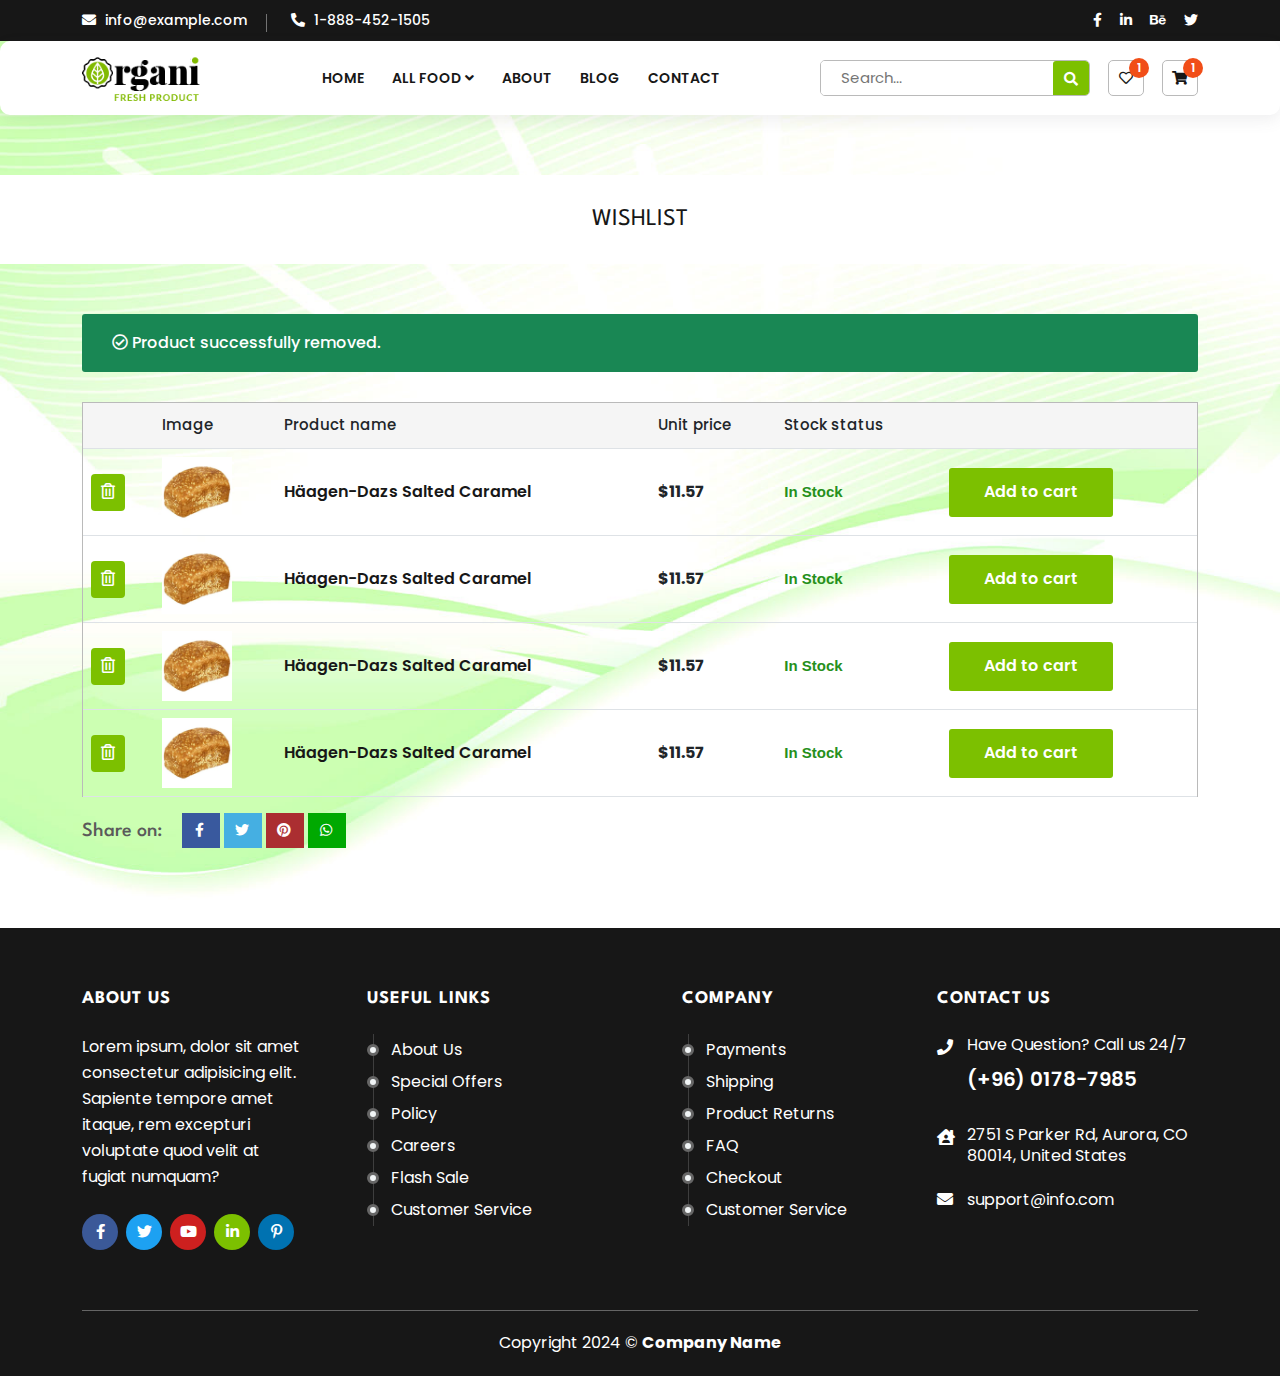
<file: wishlist.html>
<!doctype html>
<html lang="en">

<head>
  <meta charset="UTF-8">
  <meta http-equiv="X-UA-Compatible" content="IE=edge">
  <title>Ecommerce</title>
  <meta name="description" content="Ecommerce">
  <meta name="viewport" content="width=device-width, initial-scale=1, minimum-scale=1.0">

  <link rel="shortcut icon" type="image/x-icon" href="assets/">
  <!-- Place favicon.ico in the root directory -->

  <!-- CSS here -->
  <link rel="stylesheet" href="assets/css/bootstrap.min.css">
  <link rel="stylesheet" href="assets/fontawsome/css/all.min.css">
  <link rel="stylesheet" href="assets/fontawsome/css/fontawesome.min.css">
  <link rel="stylesheet" href="assets/css/animate.min.css">
  <link rel="stylesheet" href="assets/css/slick.css">
  <!-- <link rel="stylesheet" href="assets/css/odometer.css"> -->
  <link rel="stylesheet" href="assets/css/magnific-popup.css">
  <link rel="stylesheet" href="assets/css/style.css">
  <link rel="stylesheet" href="assets/css/responsive.css">
</head>

<body>
  <!-- Header area start -->
  <div id="header-fixed-height"></div>
  <header class="header-area-two" id="sticky-header">
    <div class="header-main d-none d-lg-block">

      <!-- header top area -->
      <div class="header-top">
        <div class="container">
          <div class="row">
            <div class="col-lg-6">
              <div class="contact-info">
                <ul class="list-unstyled">
                  <li><a href="mailto:info@example.com"><i class="fas fa-envelope"></i> info@example.com</a></li>
                  <li><a href="tel:1-888-452-1505"><i class="fas fa-phone-alt"></i> 1-888-452-1505</a></li>
                </ul>
              </div>
            </div>
            <div class="col-lg-6">
              <div class="social-icon text-end">
                <ul class="list-unstyled">
                  <li><a href="#"><i class="fab fa-facebook-f"></i></a></li>
                  <li><a href="#"><i class="fab fa-linkedin-in"></i></a></li>
                  <li><a href="#"><i class="fab fa-behance"></i></a></li>
                  <li><a href="#"><i class="fab fa-twitter"></i></a></li>
                </ul>
              </div>
            </div>
          </div>
        </div>
      </div>
      <!-- main menu area -->
      <div class="main_menu_area">
        <div class="container">
          <div class="d-flex align-items-center">
            <div class="logo">
              <a href="index.html"><img src="assets/img/logo.png" alt="logo" width=120"></a>
            </div>
            <div class="menu">
              <ul class="list-unstyled">
                <li><a href="index.html">Home</a></li>
                <li>
                  <a href="#">All Food <i class="fas fa-angle-down"></i></a>
                  <div class="sub-menu">
                    <ul class="list-unstyled">
                      <li><a href="category.html">পপুলার</a></li>
                      <li><a href="category.html">প্রিমিয়াম খেজুরের গুড়</a></li>
                      <li><a href="category.html">সিজনাল</a></li>
                      <li><a href="category.html">গুঁড়া মশলা</a></li>
                      <li><a href="category.html">ঘি ও তেল</a></li>
                      <li><a href="category.html">মধু ও মিষ্টি</a></li>
                      <li><a href="category.html">প্রিমিয়াম শুঁটকি</a></li>
                      <li><a href="category.html">ভেষজ</a></li>
                      <li><a href="category.html">আচার</a></li>
                      <li><a href="category.html">উপহার</a></li>
                    </ul>
                  </div>
                </li>
                <li><a href="about.html">About</a></li>
                <li><a href="blog.html">Blog</a></li>
                <li><a href="contact.html">Contact</a></li>
              </ul>
            </div>
            <div class="menu_option">
              <ul class="list-unstyled">
                <li class="menu_option_li search position-relative">
                  <div class="search_fields position-relative">
                    <input type="text" placeholder="Search...">
                    <button class="search_btn" type="button"><i class="fa fa-search"></i></button>
                  </div>
                </li>
                <li class="menu_option_li wishlist">
                  <a href="wishlist.html" class="main_option"><i class="far fa-heart"></i> <sup>1</sup></a>
                </li>
                <li class="menu_option_li cart position-relative">
                  <a href="cart.html" class="main_option"><i class="fas fa-shopping-cart"></i> <sup>1</sup></a>
                  <div class="cart-option">
                    <div class="cart-prd">
                      <ul>
                        <li class="d-flex align-items-center">
                          <div class="img">
                            <a href=""><img src="assets/img/34.png" alt="03" width="80" class="img-fluid"></a>
                          </div>
                          <div class="text">
                            <a href="">Strawberry</a>
                            <p>1 × $40.00</p>
                          </div>
                          <div class="button">
                            <button type="button"><i class="far fa-trash-alt"></i></button>
                          </div>
                        </li>
                        <li class="d-flex align-items-center">
                          <div class="img">
                            <a href=""><img src="assets/img/34.png" alt="03" width="80" class="img-fluid"></a>
                          </div>
                          <div class="text">
                            <a href="">Strawberry</a>
                            <p>1 × $40.00</p>
                          </div>
                          <div class="button">
                            <button type="button"><i class="far fa-trash-alt"></i></button>
                          </div>
                        </li>
                        <li class="d-flex align-items-center">
                          <div class="img">
                            <a href=""><img src="assets/img/34.png" alt="03" width="80" class="img-fluid"></a>
                          </div>
                          <div class="text">
                            <a href="">Strawberry</a>
                            <p>1 × $40.00</p>
                          </div>
                          <div class="button">
                            <button type="button"><i class="far fa-trash-alt"></i></button>
                          </div>
                        </li>
                        <li class="d-flex align-items-center">
                          <div class="img">
                            <a href=""><img src="assets/img/34.png" alt="03" width="80" class="img-fluid"></a>
                          </div>
                          <div class="text">
                            <a href="">Strawberry</a>
                            <p>1 × $40.00</p>
                          </div>
                          <div class="button">
                            <button type="button"><i class="far fa-trash-alt"></i></button>
                          </div>
                        </li>
                        <li class="d-flex align-items-center">
                          <div class="img">
                            <a href=""><img src="assets/img/34.png" alt="03" width="80" class="img-fluid"></a>
                          </div>
                          <div class="text">
                            <a href="">Strawberry</a>
                            <p>1 × $40.00</p>
                          </div>
                          <div class="button">
                            <button type="button"><i class="far fa-trash-alt"></i></button>
                          </div>
                        </li>
                      </ul>
                    </div>
                    <div class="cart-bottom">
                      <div class="cart-price">
                        <div class="d-flex justify-content-between">
                          <div class="total">
                            <h5>Total</h5>
                          </div>
                          <div class="price">
                            <span>$ 200</span>
                          </div>
                        </div>
                      </div>
                      <div class="cart-action d-flex justify-content-between">
                        <a href="">View Cart</a>
                        <a href="">Checkout</a>
                      </div>
                    </div>
                  </div>
                </li>
              </ul>
            </div>
          </div>
        </div>
      </div>
    </div>
    <!-- mobile navbar part start -->
    <div class="mobile-menu-area d-block d-lg-none">
      <div class="mobile-topbar">
        <div class="container">
          <div class="d-flex justify-content-between align-items-center">
            <div class="bars">
              <i class="fas fa-bars"></i>
            </div>
            <div class="logo">
              <a href="index-2.html"><img src="assets/img/logo.png" alt="logo"></a>
            </div>
            <div class="carts_">
              <a href="cart.html" class="carts_menu_ bg-transparent"><i class="fas fa-cart-plus"></i> <sup>3</sup></a>
            </div>
          </div>
        </div>
      </div>
      <div class="mobile-menu-overlay"></div>
      <div class="mobile-menu-main">
        <div class="logo">
          <a href="index.html"><img src="assets/img/logo.png" alt="logo"></a>
        </div>
        <div class="close-mobile-menu"><i class="fas fa-times"></i></div>
        <div class="menu-body">
          <div class="menu-list">
            <ul class="list-unstyled">
              <li class="sub-mobile-menu">
                <a href="index.html">Home </a>
              </li>
              <li class="sub-mobile-menu">
                <a href="about.html">About Us</a>
              </li>

              <li class="sub-mobile-menu">
                <a href="#">Services <i class="fas fa-chevron-down"></i></a>
                <ul class="list-unstyled">
                  <li><a href="service-details.html">University Application</a></li>
                  <li><a href="service-details.html">Visa Application & Processing</a></li>
                  <li><a href="service-details.html">Sponsor Documents Processing</a></li>
                </ul>
              </li>
              <li class="sub-mobile-menu">
                <a href="#">Country <i class="fas fa-chevron-down"></i></a>
                <ul class="list-unstyled">
                  <li><a href="country.html">Austria</a></li>
                  <li><a href="country.html">Belgium</a></li>
                  <li><a href="country.html">Czech Republic</a></li>
                  <li><a href="country.html">Denmark</a></li>
                </ul>
              </li>
              <li class="sub-mobile-menu">
                <a href="blog.html">Blog</a>
              </li>
              <li class="sub-mobile-menu"><a href="payment.html">Payment</a>
              </li>
              <li class="sub-mobile-menu">
                <a href="contact.html">Contact Us</a>
              </li>
            </ul>
          </div>
        </div>
        <div class="social-icon">
          <ul class="list-unstyled">
            <li><a href="#"><i class="fab fa-facebook-f"></i></a></li>
            <li><a href="#"><i class="fab fa-twitter"></i></a></li>
            <li><a href="#"><i class="fab fa-linkedin-in"></i></a></li>
            <li><a href="#"><i class="fab fa-instagram"></i></a></li>
            <li><a href="#"><i class="fab fa-pinterest-p"></i></a></li>
          </ul>
        </div>
        <div class="mobile-menu-action-btn pt-2">
          <a href="" class="uppercase">Contact Me <i class="fas fa-arrow-right"></i></a>
        </div>
      </div>
    </div>
    <!-- mobile navbar part end -->
  </header>
  <!-- Header area end -->

  <!-- main area part start -->
  <main>
    <!-- wishlist page start -->
    <section class="wishlist_area">
      <div class="wishlist_title">
        <div class="container">
          <div class="row">
            <div class="col-lg-12">
              <div class="wishlist-header text-center">
                <h1>Wishlist</h1>
              </div>
            </div>
          </div>
        </div>
      </div>
      <div class="container">
        <div class="row">
          <div class="col-lg-12">
            <div class="wishlist-body">
              <div class="product-remove-msg">
                <p class="bg-success">
                  <i class="far fa-check-circle"></i>
                  Product successfully removed.
                </p>
              </div>
              <div class="product-table-list table-responsive text-nowrap">
                <table class="table">
                  <thead>
                    <tr>
                      <th></th>
                      <th>Image</th>
                      <th>Product name</th>
                      <th>Unit price</th>
                      <th>Stock status</th>
                      <th></th>
                    </tr>
                  </thead>
                  <tbody style="border-top: none;">
                    <tr>
                      <td class="delete-prd">
                        <button class="prd_btn"><i class="far fa-trash-alt"></i></button>
                      </td>
                      <td class="image">
                        <a href="#">
                          <img src="assets/img/cart-product-image-1.webp" alt="cart-product-image-1" class="img-fluid"
                            width="70">
                        </a>
                      </td>
                      <td class="prd-name">
                        <a href="#">Häagen-Dazs Salted Caramel</a>
                      </td>
                      <td class="unite-price">$11.57</td>
                      <td class="stock">In Stock</td>
                      <td class="add-to-cart">
                        <button class="add_cart_btn">
                          <i class="bi bi-cart-check"></i>
                          Add to cart
                        </button>
                      </td>
                    </tr>
                    <tr>
                      <td class="delete-prd">
                        <button class="prd_btn"><i class="far fa-trash-alt"></i></button>
                      </td>
                      <td class="image">
                        <a href="#">
                          <img src="assets/img/cart-product-image-1.webp" alt="cart-product-image-1" class="img-fluid"
                            width="70">
                        </a>
                      </td>
                      <td class="prd-name">
                        <a href="#">Häagen-Dazs Salted Caramel</a>
                      </td>
                      <td class="unite-price">$11.57</td>
                      <td class="stock">In Stock</td>
                      <td class="add-to-cart">
                        <button class="add_cart_btn">
                          <i class="bi bi-cart-check"></i>
                          Add to cart
                        </button>
                      </td>
                    </tr>
                    <tr>
                      <td class="delete-prd">
                        <button class="prd_btn"><i class="far fa-trash-alt"></i></button>
                      </td>
                      <td class="image">
                        <a href="#">
                          <img src="assets/img/cart-product-image-1.webp" alt="cart-product-image-1" class="img-fluid"
                            width="70">
                        </a>
                      </td>
                      <td class="prd-name">
                        <a href="#">Häagen-Dazs Salted Caramel</a>
                      </td>
                      <td class="unite-price">$11.57</td>
                      <td class="stock">In Stock</td>
                      <td class="add-to-cart">
                        <button class="add_cart_btn">
                          <i class="bi bi-cart-check"></i>
                          Add to cart
                        </button>
                      </td>
                    </tr>
                    <tr>
                      <td class="delete-prd">
                        <button class="prd_btn"><i class="far fa-trash-alt"></i></button>
                      </td>
                      <td class="image">
                        <a href="#">
                          <img src="assets/img/cart-product-image-1.webp" alt="cart-product-image-1" class="img-fluid"
                            width="70">
                        </a>
                      </td>
                      <td class="prd-name">
                        <a href="#">Häagen-Dazs Salted Caramel</a>
                      </td>
                      <td class="unite-price">$11.57</td>
                      <td class="stock">In Stock</td>
                      <td class="add-to-cart">
                        <button class="add_cart_btn">
                          <i class="bi bi-cart-check"></i>
                          Add to cart
                        </button>
                      </td>
                    </tr>
                  </tbody>
                </table>
              </div>
            </div>
          </div>
        </div>
        <div class="row">
          <div class="col-lg-12">
            <div class="share-now d-flex pt-3">
              <div class="title align-self-center">
                <h4>Share on:</h4>
              </div>
              <div class="social">
                <ul class="list-unstyled">
                  <li><a href="#"><i class="fab fa-facebook-f"></i></a></li>
                  <li><a href="#"> <i class="fab fa-twitter"></i> </a></li>
                  <li><a href="#"><i class="fab fa-pinterest"></i></a></li>
                  <li><a href="#"><i class="fab fa-whatsapp"></i></a></li>
                </ul>
              </div>
            </div>
          </div>
        </div>
      </div>
    </section>
    <!-- wishlist page end -->
  </main>
  <!-- main area part end -->

  <!-- scroll top part start -->
  <button class="scroll-to-top">
    <i class="fas fa-angle-up"></i>
  </button>
  <!-- scroll top part end -->

  <!-- footer part start -->
  <footer>
    <div class="footer-bg">
      <div class="container">
        <div class="row">
          <div class="col-lg-3 col-xl-3 col-xxl-4 col-md-6">
            <div class="footer-about">
              <div class="footer-title">
                <h4>About Us</h4>
              </div>
              <div class="text">
                <p>Lorem ipsum, dolor sit amet consectetur adipisicing elit. Sapiente tempore amet itaque, rem excepturi
                  voluptate quod velit at fugiat numquam?</p>
              </div>
              <div class="social-icon">
                <ul>
                  <li><a href=""><i class="fab fa-facebook-f"></i></a></li>
                  <li><a href=""><i class="fab fa-twitter"></i></a></li>
                  <li><a href=""><i class="fab fa-youtube"></i></a></li>
                  <li><a href=""><i class="fab fa-linkedin-in"></i></a></li>
                  <li><a href=""><i class="fab fa-pinterest-p"></i></a></li>
                </ul>
              </div>
            </div>
          </div>
          <div class="col-lg-3 col-xl-3 mt-4 mt-md-0 col-xxl-2 col-md-6">
            <div class="useful-links">
              <div class="footer-title">
                <h4>Useful Links</h4>
              </div>
              <div class="info-link">
                <ul class="list-unstyled">
                  <li><a href="">About Us</a></li>
                  <li><a href="">Special Offers</a></li>
                  <li><a href="">Policy</a></li>
                  <li><a href="">Careers</a></li>
                  <li><a href="">Flash Sale</a></li>
                  <li><a href="">Customer Service</a></li>
                </ul>
              </div>
            </div>
          </div>
          <div class="col-lg-3 mt-4 mt-lg-0 col-xl-3 col-xxl-2 col-md-6">
            <div class="help-center">
              <div class="footer-title">
                <h4>Company</h4>
              </div>
              <div class="info-link">
                <ul class="list-unstyled">
                  <li><a href="">Payments</a></li>
                  <li><a href="">Shipping</a></li>
                  <li><a href="">Product Returns</a></li>
                  <li><a href="">FAQ</a></li>
                  <li><a href="">Checkout</a></li>
                  <li><a href="">Customer Service</a></li>
                </ul>
              </div>
            </div>
          </div>
          <div class="col-lg-3 mt-4 mt-lg-0 col-xl-3 col-xxl-3 col-md-6 mx-auto">
            <div class="contact-us">
              <div class="footer-title">
                <h4>Contact us</h4>
              </div>
              <div class="contact-details">
                <ul class="list-unstyled">
                  <li>
                    <div class="icon"><i class="fas fa-phone"></i></div>
                    <div class="contact-info">
                      <p>Have Question? Call us 24/7</p>
                      <a href="tel:(+96) 0178-7985">(+96) 0178-7985</a>
                    </div>
                  </li>
                  <li>
                    <div class="icon"><i class="fas fa-house-user"></i></div>
                    <div class="contact-info">
                      <p>2751 S Parker Rd, Aurora, CO 80014, United States</p>
                    </div>
                  </li>
                  <li>
                    <div class="icon"><i class="fas fa-envelope"></i></div>
                    <div class="contact-info">
                      <a class="mail" href="mailto:support@info.com">support@info.com</a>
                    </div>
                  </li>
                </ul>
              </div>
            </div>
          </div>
        </div>
      </div>
    </div>
  </footer>

  <section class="footer-bottom">
    <div class="container">
      <div class="footer-btm-details">
        <div class="row">
          <div class="col-lg-6 mx-auto">
            <div class="copyright text-center">
              <p>Copyright 2024 © <b>Company Name</b></p>
            </div>
          </div>
        </div>
      </div>
    </div>
  </section>
  <!-- footer part end -->

  <!-- JS here -->
  <script src="assets/js/vendor/jquery-3.6.0.min.js"></script>
  <script src="assets/js/bootstrap.bundle.min.js"></script>
  <script src="assets/js/wow.min.js"></script>
  <script src="assets/js/slick.min.js"></script>
  <script src="assets/js/jquery.magnific-popup.min.js"></script>
  <script src="assets/js/countdown.min.js"></script>
  <!-- <script src="assets/js/jquery.odometer.min.js"></script> -->
  <script src="assets/js/script.js"></script>
</body>

</html>
</file>
<file: assets/css/odometer.css>
.odometer.odometer-auto-theme, .odometer.odometer-theme-default {
  display: inline-block;
  vertical-align: middle;
  *vertical-align: auto;
  *zoom: 1;
  *display: inline;
  position: relative;
}
.odometer.odometer-auto-theme .odometer-digit, .odometer.odometer-theme-default .odometer-digit {
  display: inline-block;
  vertical-align: middle;
  *vertical-align: auto;
  *zoom: 1;
  *display: inline;
  position: relative;
}
.odometer.odometer-auto-theme .odometer-digit .odometer-digit-spacer, .odometer.odometer-theme-default .odometer-digit .odometer-digit-spacer {
  display: inline-block;
  vertical-align: middle;
  *vertical-align: auto;
  *zoom: 1;
  *display: inline;
  visibility: hidden;
}
.odometer.odometer-auto-theme .odometer-digit .odometer-digit-inner, .odometer.odometer-theme-default .odometer-digit .odometer-digit-inner {
  text-align: left;
  display: block;
  position: absolute;
  top: 0;
  left: 0;
  right: 0;
  bottom: 0;
  overflow: hidden;
}
.odometer.odometer-auto-theme .odometer-digit .odometer-ribbon, .odometer.odometer-theme-default .odometer-digit .odometer-ribbon {
  display: block;
}
.odometer.odometer-auto-theme .odometer-digit .odometer-ribbon-inner, .odometer.odometer-theme-default .odometer-digit .odometer-ribbon-inner {
  display: block;
  -webkit-backface-visibility: hidden;
  backface-visibility: hidden;
}
.odometer.odometer-auto-theme .odometer-digit .odometer-value, .odometer.odometer-theme-default .odometer-digit .odometer-value {
  display: block;
  -webkit-transform: translateZ(0);
  transform: translateZ(0);
}
.odometer.odometer-auto-theme .odometer-digit .odometer-value.odometer-last-value, .odometer.odometer-theme-default .odometer-digit .odometer-value.odometer-last-value {
  position: absolute;
}
.odometer.odometer-auto-theme.odometer-animating-up .odometer-ribbon-inner, .odometer.odometer-theme-default.odometer-animating-up .odometer-ribbon-inner {
  -webkit-transition: -webkit-transform 2s;
  -moz-transition: -moz-transform 2s;
  -ms-transition: -ms-transform 2s;
  -o-transition: -o-transform 2s;
  transition: transform 2s;
}
.odometer.odometer-auto-theme.odometer-animating-up.odometer-animating .odometer-ribbon-inner, .odometer.odometer-theme-default.odometer-animating-up.odometer-animating .odometer-ribbon-inner {
  -webkit-transform: translateY(-100%);
  -moz-transform: translateY(-100%);
  -ms-transform: translateY(-100%);
  -o-transform: translateY(-100%);
  transform: translateY(-100%);
}
.odometer.odometer-auto-theme.odometer-animating-down .odometer-ribbon-inner, .odometer.odometer-theme-default.odometer-animating-down .odometer-ribbon-inner {
  -webkit-transform: translateY(-100%);
  -moz-transform: translateY(-100%);
  -ms-transform: translateY(-100%);
  -o-transform: translateY(-100%);
  transform: translateY(-100%);
}
.odometer.odometer-auto-theme.odometer-animating-down.odometer-animating .odometer-ribbon-inner, .odometer.odometer-theme-default.odometer-animating-down.odometer-animating .odometer-ribbon-inner {
  -webkit-transition: -webkit-transform 2s;
  -moz-transition: -moz-transform 2s;
  -ms-transition: -ms-transform 2s;
  -o-transition: -o-transform 2s;
  transition: transform 2s;
  -webkit-transform: translateY(0);
  -moz-transform: translateY(0);
  -ms-transform: translateY(0);
  -o-transform: translateY(0);
  transform: translateY(0);
}
.odometer.odometer-auto-theme .odometer-value, .odometer.odometer-theme-default .odometer-value {
  text-align: center;
}
.odometer-formatting-mark {
  display: none;
}
</file>
<file: assets/css/style.css>
/*=============================
	 Fonts
===============================*/
@import url('https://fonts.googleapis.com/css2?family=League+Spartan:wght@300;400;500;600;700;800&family=Poppins:wght@300;400;500;600;700&display=swap');

/*=============================
	01. Variable CSS start
===============================*/
:root {
	--body-font-family: 'Poppins', sans-serif;
	--primary: #7CC000;
	--secondary: #f14e18;
	--gradient: linear-gradient(-90deg, #31b978 0%, #1ab69d 100%);
	--black: #171717;
	--background: #F0F4F5;
	--white: #ffffff;
	--body-font-size: 16px;
	--body-font-weight: 400;
	--body-line-height: 1.8em;
	--transision: all 0.3s ease-out 0s;
	--border: #BABABA;
	--paragraph: #5a5a5a;
}


/*=============================
	02. Common CSS start
===============================*/
* {
	margin: 0;
	padding: 0;
	outline: none;
	box-sizing: border-box;
}

body {
	font-family: var(--body-font-family);
	font-weight: var(--body-font-weight);
	font-size: var(--body-font-size);
	line-height: var(--body-line-height);
	color: var(--black);
	overflow-x: hidden;
	background: url(../img/bg_image.jpg);
	background-position: center;
	background-size: 100% 100%;
	background-repeat: no-repeat;
	background-attachment: fixed;
}

h1,
h2,
h3,
h4,
h5,
h6 {
	margin: 0;
	padding: 0;
	font-family: 'League Spartan', sans-serif;
}

a,
span,
small {
	display: inline-block;
}

a,
button {
	-webkit-transition: all 0.3s ease-out 0s;
	-moz-transition: all 0.3s ease-out 0s;
	-ms-transition: all 0.3s ease-out 0s;
	-o-transition: all 0.3s ease-out 0s;
	transition: all 0.3s ease-out 0s;
	text-decoration: none;
}

a:focus,
.btn:focus,
button:focus {
	text-decoration: none;
	outline: none;
	box-shadow: none;
}


ul,
ol {
	margin: 0;
	padding: 0;
}

p {
	font-size: var(--body-font-size);
	font-weight: var(--body-font-weight);
	line-height: var(--body-line-height);
	color: var(--paragraph);
	margin: 0;
	padding: 0;
}

.uppercase {
	text-transform: uppercase;
}

.capitalize {
	text-transform: capitalize;
}

*::-moz-selection {
	background: var(--primary);
	color: var(--white);
	text-shadow: none;
}

::-moz-selection {
	background: var(--primary);
	color: var(--white);
	text-shadow: none;
}

::selection {
	background: var(--primary);
	color: var(--white);
	text-shadow: none;
}

/* img {
	height: 100%;
	object-fit: cover;
	object-position: center;
} */

/* line limit */

.line_limit_1 {
	overflow: hidden;
	display: -webkit-box;
	-webkit-line-clamp: 1 !important;
	-webkit-box-orient: vertical;
}

.line_limit_2 {
	overflow: hidden;
	display: -webkit-box;
	-webkit-line-clamp: 2 !important;
	-webkit-box-orient: vertical;
}

.line_limit_3 {
	overflow: hidden;
	display: -webkit-box;
	-webkit-line-clamp: 3 !important;
	-webkit-box-orient: vertical;
}

.line_limit_4 {
	overflow: hidden;
	display: -webkit-box;
	-webkit-line-clamp: 4 !important;
	-webkit-box-orient: vertical;
}

.line_limit_6 {
	overflow: hidden;
	display: -webkit-box;
	-webkit-line-clamp: 6 !important;
	-webkit-box-orient: vertical;
}

.line_limit_7 {
	overflow: hidden;
	display: -webkit-box;
	-webkit-line-clamp: 7 !important;
	-webkit-box-orient: vertical;
}

.line_limit_8 {
	overflow: hidden;
	display: -webkit-box;
	-webkit-line-clamp: 8 !important;
	-webkit-box-orient: vertical;
}

.line_limit_9 {
	overflow: hidden;
	display: -webkit-box;
	-webkit-line-clamp: 9 !important;
	-webkit-box-orient: vertical;
}

.line_limit_10 {
	overflow: hidden;
	display: -webkit-box;
	-webkit-line-clamp: 10 !important;
	-webkit-box-orient: vertical;
}

/* section title */
.section_title {
	padding-bottom: 35px;
	display: flex;
	align-items: center;
}

.section_title .title {
	color: var(--black);
	font-size: 30px;
	font-weight: 700;
}

.section_title p {
	margin-top: 12px;
}

/* common button */
.common_btn {
	background-color: var(--primary);
	padding: 12px 30px;
	border-radius: 5px;
	color: var(--white);
	font-size: 16px;
	font-weight: 600;
	font-family: 'League Spartan', sans-serif;
}

.common_btn i {
	font-size: 13px;
	margin-left: 5px;
}

.common_btn:hover {
	background-color: var(--secondary);
}

/*=============================
	Header part
===============================*/
.header-area-two {
	width: 100%;
	position: relative;
	z-index: 999;
}

.header-area-two .header-top {
	padding-top: 6px;
	padding-bottom: 6px;
	background-color: var(--black);
}

.header-area-two .header-top .contact-info ul li {
	display: inline-block;
	position: relative;
}

.header-area-two .header-top .contact-info ul li::before {
	position: absolute;
	top: 8px;
	right: -20px;
	width: 1px;
	height: 18px;
	background-color: rgb(255, 255, 255, 0.4);
	content: "";
}

.header-area-two .header-top .contact-info ul li:last-child::before {
	display: none;
}

.header-area-two .header-top .contact-info ul li+li {
	margin-left: 40px;
}

.header-area-two .header-top .contact-info ul li a {
	color: var(--white);
	font-size: 14px;
	font-weight: 500;
}

.header-area-two .header-top .contact-info ul li a:hover {
	color: var(--white);
}

.header-area-two .header-top .contact-info ul li a i {
	margin-right: 5px;
}

.header-area-two .header-top .social-icon ul li {
	display: inline-block;
	margin-left: 14px;
}

.header-area-two .header-top .social-icon ul li a {
	color: var(--white);
	font-size: 14px;
}

.header-area-two .header-top .social-icon ul li a:hover {
	color: var(--white);
}

/* header menu area */

.header-area-two .main_menu_area {
	background-color: var(--white);
	border-radius: 10px;
	margin-top: 0;
	padding: 7px 0;
	box-shadow: rgba(100, 100, 111, .1) 0 5px 15px 0;
}

.header-area-two .main_menu_area .menu {
	margin-left: 120px;
}

.header-area-two .main_menu_area .menu ul li {
	display: inline-block;
	position: relative;
}

.header-area-two .main_menu_area .menu ul li:hover a {
	color: var(--primary);
}

.header-area-two .main_menu_area .menu ul li:hover .sub-menu a {
	color: var(--black);
}

.header-area-two .main_menu_area .menu ul li+li {
	margin-left: 24px;
}

.header-area-two .main_menu_area .menu ul li a {
	font-size: 14px;
	font-weight: 600;
	color: var(--black);
	text-transform: uppercase;
	line-height: 60px;
}

.header-area-two .main_menu_area .menu_option {
	margin-left: auto;
}

.header-area-two .main_menu_area .menu_option ul {
	display: flex;
	align-items: center;
	gap: 12px;
}

.search_fields {
	width: 270px;
	height: 36px;
	background-color: var(--white);
	border: 1px solid var(--border);
	z-index: 999;
	border-radius: 5px;
	overflow: hidden;
}

.search_fields input {
	width: 100%;
	height: 100%;
	border: 0;
	padding: 0 20px;
	padding-right: 45px;
	font-size: 15px;
	font-weight: 400;
	color: var(--black);
}

.search_fields input:focus {
	border-color: var(--black);
}

.header-area-two .main_menu_area .menu_option ul .menu_option_li {
	position: relative;
}

.header-area-two .main_menu_area .menu_option ul .menu_option_li+.menu_option_li {
	margin-left: 6px;
}

.header-area-two .main_menu_area .menu_option ul .menu_option_li .search_btn {
	font-size: 14px;
	color: var(--black);
	background-color: transparent;
	border: 0;
	width: 36px;
	height: 36px;
	border: 0;
	background-color: var(--primary);
	text-align: center;
	line-height: 36px;
	position: absolute;
	border-radius: 3px;
	color: var(--white);
	top: 0;
	right: 0;
}

.header-area-two .main_menu_area .menu_option ul .menu_option_li .search_btn:hover {
	background-color: var(--primary);
	border-color: var(--primary);
	color: var(--white);
}

.header-area-two .main_menu_area .menu_option ul .menu_option_li .main_option {
	font-size: 14px;
	color: var(--black);
	width: 36px;
	height: 36px;
	border: 1px solid var(--border);
	border-radius: 5px;
	display: flex;
	justify-content: center;
	align-items: center;
}

.header-area-two .main_menu_area .menu_option ul .menu_option_li .main_option:hover {
	background-color: var(--primary);
	border-color: var(--primary);
	color: var(--white);
}

.header-area-two .main_menu_area .menu_option ul .menu_option_li.wishlist sup {
	background-color: var(--secondary);
	color: var(--white);
	font-size: 12px;
	font-weight: 600;
	width: 20px;
	height: 20px;
	border-radius: 50%;
	display: block;
	position: absolute;
	top: -2px;
	right: -5px;
	display: flex;
	justify-content: center;
	align-items: center;
}

.header-area-two .main_menu_area .menu_option ul .menu_option_li.cart sup {
	background-color: var(--secondary);
	color: var(--white);
	font-size: 12px;
	font-weight: 600;
	width: 20px;
	height: 20px;
	border-radius: 50%;
	display: block;
	position: absolute;
	top: -2px;
	right: -5px;
	display: flex;
	justify-content: center;
	align-items: center;
}

/* sub menu */
.header-area-two .menu li:hover .sub-menu {
	visibility: visible;
	margin-top: 0;
	opacity: 1;
}

.header-area-two .menu li:hover .sub-menu a {
	color: var(--black);
}

.header-area-two .sub-menu {
	position: absolute;
	top: 100%;
	left: 0;
	min-width: 230px;
	background-color: var(--white);
	box-shadow: 0px 10px 30px 0px rgba(137, 139, 142, 0.2);
	padding: 18px 0;
	transition: var(--transision);
	visibility: hidden;
	opacity: 0;
	margin-top: 20px;
}

.header-area-two .sub-menu li {
	margin: 0;
	display: block !important;
	margin-left: 0 !important;
}

.header-area-two .sub-menu li+li {
	margin-top: 12px;
}

.header-area-two .sub-menu li a {
	color: var(--black);
	line-height: 24px !important;
	padding: 0 20px;
	font-size: 15px;
	width: 100% !important;
	display: block !important;
}

.header-area-two .sub-menu li a::before {
	display: none;
}

.header-area-two .sub-menu li a:hover {
	color: var(--primary) !important;
}

.header-area-two .navbar-nav .nav-item:hover>.sub-menu {
	margin-top: 0;
	visibility: visible;
	opacity: 1;
}

.sticky-menu {
	position: fixed;
	left: 0;
	margin: auto;
	top: 0;
	width: 100%;
	background-color: var(--white);
	animation: 700ms ease-in-out 0s normal none 1 running fadeInDown;
	box-shadow: 0 2px 20px rgba(25, 25, 25, 0.1);
	border-radius: 0;
}

.sticky-menu nav {
	padding: 10px 0 !important;
}

.sticky-menu .header-top {
	display: none;
}

.sticky-menu .menu-area {
	margin-top: 0;
	box-shadow: none;
}

.sticky-menu.header-area-two .menu-area {
	padding: 0;
}

.sticky-menu nav li a::before {
	top: -10px !important;
}

#header-fixed-height.active-height {
	display: block;
	height: 100px;
}

.cart-option {
	position: absolute;
	width: 340px;
	background-color: #ffffff;
	top: 100%;
	right: 0;
	z-index: 9999;
	box-shadow: 0px -3px 20px 0px rgba(0, 0, 0, .2);
	margin-top: 18px;
	visibility: hidden;
	opacity: 0;
	transition: all linear .3s;
}

.cart-option .cart-prd {
	height: 280px;
	overflow: hidden;
	overflow-y: auto;
	padding: 20px 0 0 20px;
	scrollbar-width: thin;
}

.cart-option .cart-prd::-webkit-scrollbar {
	width: 5px;
}

.cart-option .cart-prd::-webkit-scrollbar-thumb {
	width: 5px;
	background-color: #FF4B53;
}

.cart-option .cart-prd ul {
	display: block !important;
}

.cart-option .cart-prd ul li {
	padding-bottom: 10px;
	display: block;
	width: 100%;
}

.cart-option .cart-prd ul li+li {
	border-top: 1px solid #e9e9e9;
}

.cart-option .cart-prd .img {
	width: 30%;
}

.cart-option .cart-prd .text {
	padding-left: 15px;
	width: 50%;
}

.cart-option .cart-prd .text a {
	font-size: 16px;
	font-weight: 600;
	color: #232F3E;
	transition: all linear .2s;
	font-size: unset !important;
	color: unset !important;
	width: unset !important;
	height: unset !important;
	border: solid var(--border) unset !important;
	border-radius: unset !important;
	display: unset !important;
	justify-content: unset !important;
	align-items: unset !important;
}

.cart-option .cart-prd .text a:hover {
	color: #FF3115;
}

.cart-option .cart-prd .text p {
	font-size: 14px;
	color: #232F3E;
	font-weight: 500;
}

.cart-option .cart-prd .button {
	width: 15%;
	margin-left: 14px;
}

.cart-option .cart-prd .button button {
	border: 0;
	background-color: transparent;
	color: #232F3E;
	font-size: 16px;
	transition: all linear .2s;
}

.cart-option .cart-prd .button button:hover {
	color: #FF4B53;
}

.cart-option .cart-bottom {
	padding: 20px;
	padding-top: 0;
}

.menu_option .cart:hover .cart-option {
	visibility: visible;
	opacity: 1;
	margin-top: 0;
}


.menu_option .cart .cart-action a {
	font-size: 14px;
	font-weight: 500;
	background-color: #FF3115;
	padding: 10px 26px;
	color: #ffffff;
	border-radius: 2px;
	position: relative;
	z-index: 2;
	flex-grow: 1;
	text-align: center;
}

.menu_option .cart .cart-action a:last-child {
	background-color: var(--primary);
}

.menu_option .cart .cart-action a::after {
	position: absolute;
	left: auto;
	top: 0;
	right: 0;
	height: 100%;
	content: '';
	z-index: -1;
	width: 0;
	overflow: hidden;
	border-radius: inherit;
	background: #232F3E;
	transition: width .5s cubic-bezier(.25, .8, .25, 1) 0s;
}

.menu_option .cart .cart-action a:hover::after {
	width: 100%;
	left: 0;
	right: auto;
}

.menu_option .cart .cart-action {
	gap: 15px;
}

.menu_option .cart .cart-price {
	margin-top: 10px;
	padding-bottom: 20px;
	border-top: 1px solid #e9e9e9;
	padding-top: 20px;
}

.menu_option .cart .cart-price .total h5 {
	font-size: 18px;
	font-weight: 600;
}

.menu_option .cart .cart-price .price span {
	color: var(--primary);
	font-size: 15px;
	font-weight: 600;
}


/* mobile menu start */

.mobile-menu-area {
	z-index: 999;
	background-color: var(--white);
	width: 100%;
	transition: all linear 0.2s;
}

.mobile-menu-area .mobile-topbar {
	width: 100%;
	background-color: var(--white);
	box-shadow: 0px 2px 30px rgba(0, 0, 0, 0.1);
	padding: 10px 0;
}

.mobile-menu-area .mobile-topbar .bars i {
	width: 40px;
	height: 40px;
	background-color: transparent;
	border: 2px solid var(--primary);
	color: var(--primary);
	font-size: 20px;
	text-align: center;
	line-height: 35px;
	border-radius: 3px;
	cursor: pointer;
	transition: var(--transision);
}

.mobile-menu-area .mobile-topbar .bars i:hover {
	background-color: var(--black);
	border-color: var(--black);
	color: var(--white);
}

.mobile-menu-area .mobile-topbar .icon i {
	width: 45px;
	height: 45px;
	background-color: var(--white);
	border-radius: 50%;
	text-align: center;
	line-height: 45px;
	font-size: 16px;
	cursor: pointer;
	transition: all linear 0.2s;
	box-shadow: 0px 0px 10px 0px rgba(0, 0, 0, 0.1);
}

.mobile-menu-area .mobile-topbar .icon i:hover {
	background-color: var(--primary);
	color: var(--white);
	border-color: var(--primary);
}

.mobile-menu-area .mobile-menu-overlay {
	width: 100%;
	height: 100%;
	background-color: rgba(0, 0, 0, 0.6);
	position: fixed;
	top: 0;
	left: 0;
	z-index: 999;
}

.mobile-menu-area .mobile-menu-main {
	width: 320px;
	height: 100%;
	background-color: var(--white);
	position: fixed;
	top: 0;
	left: -320px;
	z-index: 999;
	overflow-y: scroll;
	transition-duration: 0.3s;
}

.mobile-menu-area .mobile-menu-main .logo {
	padding: 20px;
}

.mobile-menu-area .mobile-menu-main .close-mobile-menu {
	position: absolute;
	top: 30px;
	right: 10px;
}

.mobile-menu-area .mobile-menu-main .close-mobile-menu i {
	width: 40px;
	height: 40px;
	text-align: center;
	line-height: 40px;
	color: var(--black);
	font-size: 17px;
	cursor: pointer;
	transition: all linear 0.2s;
	transition: var(--transision);
}

.mobile-menu-area .mobile-menu-main .close-mobile-menu i:hover {
	color: var(--primary);
}

.mobile-menu-area .mobile-menu-main .menu-body .menu-list {
	padding-top: 10px;
}

.mobile-menu-area .mobile-menu-main .menu-body .menu-list ul li a {
	font-weight: 600;
	font-size: 15px;
	color: var(--black);
	border-top: 1px solid var(--border);
	width: 100%;
	padding: 0px 20px;
	line-height: 44px;
	padding-right: 10px;
	transition: all linear 0.2s;
	display: flex;
	justify-content: space-between;
	align-items: center;
}

.mobile-menu-area .mobile-menu-main .menu-body .menu-list ul li:last-child a {
	border-bottom: 1px solid var(--border);
}

.mobile-menu-area .mobile-menu-main .menu-body .menu-list ul li a:hover {
	color: var(--primary);
}

.mobile-menu-area .mobile-menu-main .menu-body .menu-list ul li a i {
	width: 32px;
	height: 32px;
	background-color: var(--white);
	text-align: center;
	line-height: 32px;
	font-size: 12px;
	border-radius: 3px;
	background-color: var(--section-bg);
	transition: all linear 0.2s;
}

.mobile-menu-area .mobile-menu-main .menu-body .menu-list ul li a:hover i {
	background-color: var(--primary);
	color: var(--white);
}

.mobile-menu-area .mobile-menu-main .menu-body .menu-list ul li ul {
	padding-left: 0;
	display: none;
}

.mobile-menu-area .mobile-menu-main .menu-body .menu-list ul li ul a {
	padding: 0px 20px;
	padding-left: 40px;
}

.mobile-menu-area .mobile-menu-main .menu-body .menu-list ul li ul li:last-child a {
	border-bottom: 0;
}

.mobile-menu-area .mobile-menu-main .menu-body .social-icon ul li {
	display: inline-block;
}

.mobile-menu-area .mobile-menu-main .social-icon {
	padding: 20px;
	text-align: center;
}

.mobile-menu-area .mobile-menu-main .social-icon ul li {
	display: inline-block;
	margin: 0 4px;
}

.mobile-menu-area .mobile-menu-main .social-icon ul li a {
	width: 36px;
	height: 36px;
	color: var(--black);
	text-align: center;
	font-size: 16px;
	line-height: 36px;
	border-radius: 3px;
	background-color: var(--section-bg);
}

.mobile-menu-area .mobile-menu-main .social-icon ul li a:hover {
	background-color: var(--primary);
	color: var(--white);
	border-color: var(--primary);
}

.mobile-menu-overlay {
	transition-duration: 0.3s;
	visibility: hidden;
	opacity: 0;
}

.mobile-menu-overlay.active {
	visibility: visible;
	opacity: 1;
}

.mobile-menu-main.active {
	left: 0 !important;
}

.mobile-menu-area .mobile-menu-action-btn {
	padding: 20px;
}

.mobile-menu-area .mobile-menu-action-btn a {
	color: var(--white);
	background-color: var(--primary);
	padding: 12px 0;
	font-size: 16px;
	font-weight: 700;
	border-radius: 5px;
	width: 100%;
	text-align: center;
}

.mobile-menu-area .mobile-menu-action-btn a:hover {
	background-color: var(--black);
}

.mobile-menu-area .mobile-menu-action-btn a i {
	font-size: 14px;
	margin-left: 8px;
}


/*=============================
	Body content part
===============================*/
/* banner area start */
.banner_area {
	margin-top: 30px;
}

.banner_slider {
	border: 1px solid var(--border);
	padding: 12px;
	background-color: var(--white);
}

.banner_area .slider_item {
	background-repeat: no-repeat !important;
	background-size: cover !important;
	background-position: center !important;
	/* height: 600px; */
}

.banner_area .icon {
	width: 45px;
	height: 45px;
	background-color: rgba(255, 255, 255, 0.1);
	display: flex;
	justify-content: center;
	align-items: center;
	border-radius: 50%;
	color: var(--white);
	position: absolute;
	top: 50%;
	transform: translateY(-50%);
	z-index: 1;
	cursor: pointer;
	transition: var(--transision);
}

.banner_area .icon:hover {
	background-color: var(--white);
	color: var(--black);
}

.banner_area .icon.left {
	left: 40px;
}

.banner_area .icon.right {
	right: 40px;
}

/* banner area end */

/* products area start */
.products_area {
	padding-top: 60px;
}

.products_item {
	border: 2px solid var(--primary);
	border-radius: 30px;
	padding: 30px;
	overflow: hidden;
	background-color: var(--white);
	position: relative;
}

.products_item .image {
	position: relative;
	height: 240px;
}

.quick_view {
	position: absolute;
	top: -100px;
	left: 50%;
	transform: translateX(-50%);
	background: var(--primary);
	border: 0;
	border-bottom: 1px solid var(--border);
	width: 80%;
	font-size: 13px;
	font-weight: 600;
	color: var(--white);
	padding: 8px 10px;
	text-transform: uppercase;
	border-bottom-right-radius: 40px;
	border-bottom-left-radius: 40px;
	transition: var(--transision);
	z-index: 9;
}

.products_item:hover .quick_view {
	top: 0;
}

.products_item .prd_option {
	position: absolute;
	top: 60px;
	right: -80px;
	z-index: 99;
	transition: var(--transision);
	transition-delay: .1s;
}

.products_item .prd_option ul li {
	margin-bottom: 8px;
}

.products_item .prd_option ul li .cmn_btn {
	color: var(--black);
	background-color: transparent;
	width: 35px;
	height: 35px;
	border: 1px solid var(--border);
	text-align: center;
	line-height: 35px;
	border-radius: 3px;
}

.products_item .prd_option ul li .cmn_btn {
	color: var(--primary);
	background-color: var(--white);
	width: 35px;
	height: 35px;
	border: 1px solid var(--primary);
	text-align: center;
	line-height: 35px;
	border-radius: 3px;
}

.products_item .prd_option ul li .cmn_btn:hover {
	color: var(--white);
	background-color: var(--primary);
}

.products_item:hover .prd_option {
	right: 20px;
}

.products_item .image img {
	height: 100%;
	object-fit: contain;
}

.products_item .image .img_1 {
	position: absolute;
	top: 50%;
	transform: translateY(-50%);
	left: 0;
}

.products_item .image .img_2 {
	position: absolute;
	top: 50%;
	transform: translateY(-50%);
	left: 0;
	visibility: hidden;
	opacity: 0;
	transition: var(--transision);
}

.products_item .image .img_1 {
	transition: var(--transision);
	height: 100%;
	object-fit: contain;
}

.products_item:hover .image .img_2 {
	visibility: visible;
	opacity: 1;
}

.products_item:hover .image .img_1 {
	visibility: hidden;
	opacity: 0;
}

.products_item .text .rating_star li {
	display: inline-block;
	font-size: 12px;
	color: var(--primary);
}

.products_item .text .rating_star li span {
	margin-left: 4px;
	color: var(--black);
}

.products_item .text .title {
	font-size: 18px;
	font-weight: 600;
	color: var(--black);
	margin-top: 5px;
}

.products_item .text .title:hover {
	color: var(--primary);
}

.products_item .text .price {
	margin-top: 5px;
}

.products_item .text .price span {
	font-size: 15px;
	font-weight: 600;
	color: var(--primary);
}

.products_item .text .price span.prev {
	color: var(--paragraph);
	margin-right: 20px;
	text-decoration: line-through;
}


#getting-started {
	display: flex;
	justify-content: center;
}

.sing-counter {
	width: 70px;
	background-color: var(--primary);
	font-size: 22px;
	font-weight: 700;
	color: var(--white);
	margin: 0 10px;
	padding: 12px 0;
	padding-bottom: 10px;
	position: relative;
	border-radius: 2px;
	line-height: 20px;
}

#getting-started span {
	display: block;
	font-size: 10px;
	line-height: 13px;
	margin-top: 4px;
	color: var(--white);
	font-weight: 500;
	text-transform: uppercase;
}

.sing-counter::after {
	position: absolute;
	right: -13px;
	top: 50%;
	content: ":";
	color: var(--black);
	transform: translateY(-50%);
	font-size: 22px;
	animation: animate 2s infinite;
}

@keyframes animate {
	0% {
		opacity: 0;
	}

	100% {
		opacity: 1;
	}
}

.sing-counter:last-child::after {
	display: none;
}

/* products area end */

/* modal area start */

.modal-dialog {
	max-width: 800px;
}

.modal-header {
	border-bottom: none;
	padding: 0;
}

.modal-header .btn-close {
	position: absolute;
	top: 20px;
	right: 20px;
	z-index: 99;
}

.modal-header .btn-close:focus {
	box-shadow: none;
}

.show-quick-view .quick-view-main {
	top: 0;
}

.quick-view-main .close i {
	width: 35px;
	height: 35px;
	color: var(--black);
	text-align: center;
	line-height: 35px;
	border-radius: 50%;
	cursor: pointer;
	position: absolute;
	top: 14px;
	right: 14px;
	font-size: 20px;
}

.quick-view-main .close i:hover {
	animation: round .8s ease-in-out;
}

@keyframes round {
	0% {
		transform: rotate(0deg);
	}

	100% {
		transform: rotate(180deg);
	}
}

.quick-view-main .quick-view-image {
	width: 100%;
}

.quick-view-main .quick-view-image .big-image {
	overflow: hidden;
}

.quick-view-main .quick-view-image .big-image .icon {
	color: var(--black);
	position: absolute;
	cursor: pointer;
	font-size: 26px;
}

.quick-view-main .quick-view-image .big-image .icon.left {
	top: 50%;
	left: -20px;
	transform: translateY(-50%);
	z-index: 9;
	transition: all linear .3s;
	opacity: 0;
}

.quick-view-main .quick-view-image .big-image:hover .icon.left {
	left: 20px;
	opacity: 1;
}

.quick-view-main .quick-view-image .big-image .icon.right {
	top: 50%;
	right: -20px;
	transform: translateY(-50%);
	transition: all linear .3s;
	opacity: 0;
}

.quick-view-main .quick-view-image .big-image:hover .icon.right {
	right: 20px;
	opacity: 1;
}

.quick-view-main .quick-view-info {
	padding-right: 30px;
}

.quick-view-main .quick-view-info h4 {
	font-size: 26px;
	font-weight: 700;
	padding-bottom: 10px;
	line-height: 34px;
}

.quick-view-main .quick-view-info .review ul li {
	display: inline-block;
	padding-right: 10px;
}

.quick-view-main .quick-view-info .review ul li i {
	font-size: 13px;
	color: var(--primary);
}

.quick-view-main .quick-view-info .price {
	padding-top: 24px;
}

.quick-view-main .quick-view-info .price h3 {
	font-size: 20px;
	font-weight: 700;
}

.quick-view-main .quick-view-info .price h3 span {
	font-size: 16px;
	font-weight: 400;
	text-decoration: line-through;
	padding-left: 8px;
}

.quick-view-main .quick-view-info .button {
	padding-top: 20px;
}

.quick-view-main .quick-view-info .button button {
	background-color: #EBFAE9;
	border: 1px solid #82d45e;
	padding: 12px 20px;
	border-radius: 2px;
}

.quick-view-main .quick-view-info .button button span {
	font-weight: 600;
	color: #82d45e;
}

.quick-view-main .quick-view-info .quantity-main {
	border-top: 1px solid var(--border);
	margin-top: 22px;
	padding-top: 22px;
}

.quick-view-main .quick-view-info .quantity-main p {
	font-weight: 500;
	padding-bottom: 12px;
}

.quick-view-main .quick-view-info .quantity-main .qnt-number ul {
	border: 1px solid var(--border);
	border-radius: 3px;
}

.quick-view-main .quick-view-info .quantity-main .qnt-number ul li {
	display: inline-block;
}

.quick-view-main .quick-view-info .quantity-main .qnt-number ul li.mid-number {
	width: 40px;
	text-align: center;
	font-size: 15px;
	line-height: 45px;
	font-weight: 600;
}

.quick-view-main .quick-view-info .quantity-main .qnt-number ul li i {
	width: 35px;
	height: 45px;
	line-height: 45px;
	background-color: var(--background);
	display: inline-block;
	text-align: center;
	cursor: pointer;
	font-size: 13px;
}

.quick-view-main .quick-view-info .add-to-cart a {
	height: 47px;
	line-height: 47px;
	font-size: 16px;
	font-weight: 600;
	background-color: var(--primary);
	color: #ffffff;
	padding: 0 30px;
	border-radius: 3px;
	transition: all linear .2s;
}

.quick-view-main .quick-view-info .add-to-cart a:hover {
	background-color: var(--black);
}

.quick-view-main .quick-view-info .quick-acc a {
	color: var(--black);
	font-size: 16px;
}

.quick-view-main .quick-view-info .quick-acc i {
	width: 47px;
	height: 47px;
	text-align: center;
	line-height: 47px;
	margin-left: 12px;
	border-radius: 3px;
	background-color: #f2f2f2;
	transition: all linear .2s;
}

.quick-view-main .quick-view-info .quick-acc i:hover {
	background-color: var(--primary);
	color: #ffffff;
}

.quick-view-main .quick-view-info .category {
	padding-top: 24px;
}

.quick-view-main .quick-view-info .category p {
	font-weight: 600;
}

.quick-view-main .quick-view-info .category p span {
	font-weight: 400;
}

.quick-view-main .quick-view-info .category p span a {
	color: var(--black);
	transition: all linear .2s;
	font-size: 14px;
}

.quick-view-main .quick-view-info .category p span a:hover {
	color: #F28A31;
}

/* modal area end */
/*=============================
	Video gallery part
===============================*/
.video_gallery {
	padding-top: 80px;
}

.video_gallery .video_item {
	overflow: hidden;
	border-radius: 10px;
	position: relative;
}

.video_gallery .video_item img {
	border-radius: 10px;
}

.video_gallery .video_item .icon {
	width: 80px;
	height: 55px;
	background-color: red;
	border-radius: 8px;
	text-align: center;
	line-height: 55px;
	font-size: 20px;
	color: var(--white);
	position: absolute;
	top: 50%;
	left: 50%;
	transform: translate(-50%, -50%);
}

.video_gallery .video_item .icon:hover {
	background-color: var(--black);
}

.video_gallery .video_label:first-child {
	transform: scaleY(0.9);
}

.video_gallery .video_label:last-child {
	transform: scaleY(0.9);
}

/*=============================
	Body content end
===============================*/
/*=============================
	Footer area start
===============================*/
footer {
	margin-top: 80px;
}

footer .footer-bg {
	background-color: var(--black);
	width: 100%;
	padding: 60px 0 60px 0;
}

footer .footer-about .text p {
	color: var(--white);
	padding: 24px 0;
	padding-top: 0;
	padding-right: 40px;
	line-height: 26px;
}

footer .footer-about .social-icon ul li {
	display: inline-block;
}

footer .footer-about .social-icon ul li+li {
	margin-left: 4px;
}

footer .footer-about .social-icon ul li a {
	color: #ffffff;
	font-size: 15px;
	width: 36px;
	height: 36px;
	text-align: center;
	line-height: 36px;
	border-radius: 50%;
}

footer .footer-about .social-icon ul li:first-child a {
	background-color: #3B5998;
}

footer .footer-about .social-icon ul li:nth-child(2) a {
	background-color: #1DA1F2;
}

footer .footer-about .social-icon ul li:nth-child(3) a {
	background-color: #CD201F;
}

footer .footer-about .social-icon ul li:nth-child(4) a {
	background-color: var(--primary);
}

footer .footer-about .social-icon ul li:nth-child(5) a {
	background-color: #0072B1;
}

footer .footer-title {
	padding-bottom: 24px;
}

footer .footer-title h4 {
	font-size: 18px;
	text-transform: uppercase;
	margin-bottom: 0;
	font-weight: 700;
	color: var(--white);
	letter-spacing: 1px;
}

footer .info-link ul li a {
	color: var(--white);
	transition: all linear .2s;
	line-height: 32px;
	padding-left: 24px;
	position: relative;
}

footer .info-link ul li a:hover {
	color: var(--primary)
}

footer .info-link ul li a::after {
	width: 12px;
	height: 12px;
	background-color: var(--background);
	border-radius: 50%;
	border: 3px solid #666;
	position: absolute;
	top: 50%;
	left: 0;
	transform: translateY(-50%);
	content: "";
	transition: all linear .2s;
}

footer .info-link ul li a::before {
	width: 1px;
	height: 100%;
	background-color: rgba(153, 153, 153, .3);
	position: absolute;
	top: 50%;
	left: 6px;
	transform: translateY(-50%);
	content: "";
	transition: all linear .2s;
}

footer .info-link ul li a:hover::after {
	background-color: var(--primary);
	border-color: var(--white);
}

footer .help-center {
	margin-left: 30px;
}

footer .contact-details ul li {
	display: flex;
}

footer .contact-details ul li .icon {
	width: 30px;
	color: var(--white);
	padding-right: 14px;
	flex: 0 0 auto;
	position: relative;
}

footer .contact-details ul li+li {
	margin-top: 20px;
}

footer .contact-details ul li p {
	color: var(--white);
	line-height: 21px;
}

footer .contact-details ul li a {
	color: #ffffff;
	font-size: 20px;
	font-weight: 600;
	padding-top: 10px;
	padding-bottom: 10px;
}

footer .contact-details ul li .mail {
	font-size: 16px;
	font-weight: 400;
	padding: 0;
}

/* footer part end */
/* footer bottom part start */
.footer-bottom {
	background-color: var(--black);
}

.footer-bottom .footer-btm-details {
	border-top: 1px solid rgba(153, 153, 153, .6);
	padding: 18px 0;
}

.footer-bottom .footer-btm-details p {
	color: #ffffff;
}

.footer-bottom .footer-btm-details p span {
	color: var(--primary);
}

/*=============================
	Footer area end
===============================*/
/* back to top button start */
.scroll-to-top {
	display: inline-block;
	background-color: var(--primary);
	width: 45px;
	height: 45px;
	line-height: 45px;
	text-align: center;
	position: fixed;
	bottom: 0px;
	right: 30px;
	transition: background-color .3s,
		opacity .5s, visibility .5s;
	opacity: 0;
	visibility: hidden;
	z-index: 1000;
	border-radius: 50%;
	font-size: 19px;
	color: #ffffff;
	cursor: pointer;
	transition: all linear .3s;
	border: 0;
}

.scroll-to-top.show {
	opacity: 1;
	visibility: visible;
	bottom: 30px;
}

/* back to top button end */
/* breadcrumb area start */
.breadcrumb_area {
	padding-top: 50px;
	margin-bottom: 40px;
}

.breadcrumb_area ul li {
	display: inline-block;
	margin-right: 34px;
	position: relative;
}

.breadcrumb_area ul li::before {
	content: "/";
	color: var(--primary);
	top: 0;
	right: -24px;
	position: absolute;
}

.breadcrumb_area ul li:last-child::before {
	display: none;
}

.breadcrumb_area ul li a {
	display: inline-block;
	font-size: 16px;
	color: var(--primary);
	font-weight: 500;
}

/* breadcrumb area end */
/* category area start */
.category_area {
	padding-top: 0;
}

.category_area .category_left_sidebar .filter_item {
	margin-bottom: 30px;
}

.category_area .category_left_sidebar .input_groups select {
	width: 100%;
	height: 45px;
	padding: 0 14px;
	border: 1px solid var(--border);
	border-radius: 5px;
	background-color: var(--white);
	font-size: 15px;
	font-weight: 400;
}

.category_area .category_left_sidebar .prd_title {
	font-size: 18px;
	font-weight: 700;
	text-transform: uppercase;
	margin-bottom: 30px;
	position: relative;
	padding-bottom: 10px;
}

.category_area .category_left_sidebar .prd_title::before {
	position: absolute;
	width: 40px;
	height: 2px;
	background-color: var(--primary);
	left: 0;
	bottom: 0;
	content: "";
}

.category_area .category_left_sidebar .category_main ul li {
	margin-bottom: 8px;
}

.category_area .category_left_sidebar .category_main ul li a {
	display: flex;
	font-size: 15px;
	font-weight: 400;
	color: var(--black);
	border: 1px solid var(--border);
	padding: 8px 10px;
	border-radius: 5px;
	background-color: var(--white);
}

.category_area .category_left_sidebar .category_main ul li a:hover {
	background-color: var(--primary);
	color: var(--white);
	border-color: var(--primary);
}

.category_area .category_left_sidebar .category_main ul li span {
	margin-left: auto;
}

.category_area .category_left_sidebar .category_main ul li.active a {
	background-color: var(--primary);
	color: var(--white);
	border-color: var(--primary);
}



/* category area end */
/* contact us area start */

.contact-us-page {
	padding-top: 60px;
	margin-bottom: -80px;
}

.contact-us-page .contact-title {
	padding-bottom: 40px;
}

.contact-us-page .contact-title h3 {
	font-size: 24px;
	font-weight: 600;
}

.contact-us-page .contact-title p {
	padding-top: 10px;
}

.contact-us-page .contact-form {
	background-color: #ffffff;
	padding: 29px;
	box-shadow: 0px 0px 20px 0px rgba(0, 0, 0, 0.1);
	border: 1px solid var(--primary);
}

.contact-us-page .contact-form input {
	height: 50px;
	border-radius: 1px;
	padding: 0 25px;
}

.contact-us-page .contact-form input:focus {
	border-color: var(--primary);
}

.contact-us-page .contact-form input::placeholder {
	font-size: 13px;
	text-transform: uppercase;
	color: #999;
}

.contact-us-page .contact-form textarea {
	padding: 25px;
	border-radius: 1px;
}

.contact-us-page .contact-form textarea:focus {
	border-color: var(--primary);
}

.contact-us-page .contact-form textarea::placeholder {
	font-size: 13px;
	text-transform: uppercase;
	color: #999;
}

.contact-us-page .contact-form button {
	background-color: var(--primary);
	border-radius: 1px;
	color: #fff;
	text-transform: uppercase;
	font-size: 15px;
	padding: 11px 20px;
}

.contact-us-page .info-box {
	padding: 30px 0;
	position: relative;
	background-color: var(--white);
	padding: 39px 20px;
	margin-bottom: 0;
	box-shadow: 0px 0px 20px 0px rgba(0, 0, 0, 0.05);
	border: 1px solid var(--primary);
}

.contact-us-page .info-box h4 {
	font-size: 20px;
	font-weight: 600;
	padding-bottom: 14px;
}

.contact-us-page .info-box ul li {
	font-size: 15px;
	font-weight: 500;
}

.contact-us-page .info-box i {
	width: 40px;
	height: 40px;
	border-radius: 50%;
	text-align: center;
	line-height: 40px;
	color: var(--primary);
	font-size: 20px;
	border: 1px dotted var(--primary);
	margin-bottom: 8px;
}

.contact-us-page .contact-map {
	width: 100%;
	height: 500px;
	margin-top: 60px;
}

/* contact us area end */
/* blog area start */
.blog-classic-area {
	padding-top: 80px;
}

.blog-classic-item .blog-image {
	border-radius: 5px;
	overflow: hidden;
}

.blog-classic-item+.blog-classic-item {
	margin-top: 60px;
}

.blog-classic-item .blog-info {
	width: 90%;
	margin: 0 auto;
	padding: 40px;
	background-color: var(--background);
	border-radius: 5px;
}

.blog-classic-item .blog-info .title a {
	font-size: 28px;
	font-weight: 700;
	color: var(--black);
}

.blog-classic-item .blog-info .title a:hover {
	color: var(--primary);
}

.blog-meta {
	margin: 10px 0 14px 0;
}

.blog-meta ul li {
	display: inline-block;
	margin-right: 34px;
	padding-right: 8px;
	position: relative;
}

.blog-meta ul li::before {
	position: absolute;
	top: 50%;
	left: -27px;
	transform: translateY(-50%);
	width: 10px;
	height: 10px;
	background-color: var(--primary);
	border-radius: 50%;
	content: "";
}

.blog-meta ul li:first-child:before {
	display: none;
}

.blog-meta ul li a {
	color: var(--paragraph);
	font-size: 15px;
}

.blog-meta ul li a:hover {
	color: var(--primary);
}

.blog-classic-item .blog-info .common_btn {
	margin-top: 28px;
}

.blog-right-sidebar .sidebar-search .input-group input {
	width: 100%;
	height: 70px;
	border: 1px solid var(--border);
	padding: 0 20px;
	padding-right: 85px;
	border-radius: 5px !important;
	transition: var(--transision);
	background-color: var(--white);
}

.blog-right-sidebar .sidebar-search .input-group input:focus {
	border-color: var(--primary);
}

.blog-right-sidebar .sidebar-search .input-group button {
	width: 50px;
	height: 50px;
	background-color: var(--primary);
	border-radius: 5px;
	text-align: center;
	line-height: 50px;
	border-radius: 5px !important;
	color: var(--white);
	font-size: 20px;
	border: 0;
	top: 50%;
	transform: translateY(-50%);
	right: 20px;
}

.blog-right-sidebar .sidebar-search {
	margin-bottom: 30px;
}

.blog-right-sidebar .sidebar-search .input-group button:hover {
	background-color: var(--black);
}

.blog-right-sidebar .blog-widget {
	border: 1px solid var(--border);
	border-radius: 5px;
	background-color: var(--white);
	margin-bottom: 30px;
}

.blog-right-sidebar .blog-widget:last-child {
	margin-bottom: 0;
}

.blog-right-sidebar .blog-widget .title-block {
	font-size: 24px;
	padding: 30px;
	border-bottom: 1px solid var(--border);
}

.blog-right-sidebar .blog-widget .title {
	font-size: 24px;
	position: relative;
	display: inline-block;
}

.blog-right-sidebar .blog-widget .title::before {
	position: absolute;
	top: 50%;
	right: -60px;
	transform: translateY(-50%);
	width: 40px;
	height: 3px;
	background-color: var(--primary);
	content: "";
}

.blog-right-sidebar .blog-widget .list-body {
	padding: 0 30px;
	margin-top: 20px;
	margin-bottom: 30px;
}

.blog-right-sidebar .blog-widget .list-body li {
	border-bottom: 1px solid var(--border);
	margin-bottom: 10px;
	padding-bottom: 10px;
}

.blog-right-sidebar .blog-widget .list-body li:last-child {
	border-bottom: 0;
	margin-bottom: 0;
	padding-bottom: 0;
}

.blog-right-sidebar .blog-widget .list-body a {
	display: flex;
	justify-content: space-between;
	color: var(--black);
	font-size: 15px;
	font-weight: 500;
}

.blog-right-sidebar .blog-widget .list-body a:hover {
	color: var(--primary);
}

.blog-right-sidebar .blog-widget .popular-post-main {
	padding: 22px 30px 30px 30px;
}

.blog-right-sidebar .blog-widget .popular-post-item {
	border-bottom: 1px solid var(--border);
	margin-bottom: 20px;
	padding-bottom: 20px;
}

.blog-right-sidebar .blog-widget .popular-post-item:last-child {
	border-bottom: 0;
	margin-bottom: 0;
	padding-bottom: 0;
}

.blog-right-sidebar .blog-widget .popular-post-item .image {
	width: 80px;
	margin-right: 15px;
	flex: 0 0 auto;
}

.blog-right-sidebar .blog-widget .popular-post-item .text p i {
	color: var(--primary);
	font-size: 14px;
	margin-right: 9px;
}

.blog-right-sidebar .blog-widget .popular-post-item .text .blog-title a {
	color: var(--black);
	margin-top: 5px;
	font-size: 18px;
}

.blog-right-sidebar .blog-widget .popular-post-item .text .blog-title a:hover {
	color: var(--primary);
}

.blog-right-sidebar .blog-widget .project-main {
	padding: 22px 30px 30px 30px;
}

.blog-right-sidebar .blog-widget .tags {
	padding: 22px 30px 30px 30px;
}

.blog-right-sidebar .blog-widget .tags ul {
	display: flex;
	flex-wrap: wrap;
	gap: 19px;
}

.blog-right-sidebar .blog-widget .tags ul li a {
	border-radius: 5px;
	padding: 5px 10px;
	font-size: 14px;
	font-weight: 500;
	color: var(--black);
	background-color: var(--background);
}

.blog-right-sidebar .blog-widget .tags ul li a:hover {
	background-color: var(--black);
	color: var(--white);
}

/* blog area end */
/* blog details area start */

.blog-details-area {
	padding-top: 80px;
}

.blog-details-area .blog-details-information .blog-details-image {
	border-radius: 5px;
	overflow: hidden;
}

.blog-details-information {
	background-color: var(--white);
	padding: 20px;
	border-radius: 10px;
}

.blog-details-area .blog-details-information .blog-meta {
	margin-top: 20px;
}

.blog-details-area .blog-details-information .blog-details-title {
	font-size: 32px;
	margin-bottom: 20px;
	font-weight: 600;
}

.blog-details-area .blog-details-information blockquote {
	padding: 60px;
	background-color: var(--background);
	margin: 30px 0 40px 0;
	border-radius: 5px;
	text-align: center;
	position: relative;
}

.blog-details-area .blog-details-information blockquote .short-description {
	color: var(--black);
	font-size: 20px;
}

.blog-details-area .blog-details-information blockquote .title {
	font-size: 24px;
	margin-bottom: 5px;
}

.blog-details-area .blog-details-information blockquote .sub-title {
	color: var(--black);
}

.blog-details-area .blog-details-information blockquote .quote-icon {
	position: absolute;
	bottom: 60px;
	right: 60px;
}

.blog-details-area .blog-details-information blockquote .quote-icon i {
	color: var(--primary);
	opacity: 0.3;
	font-size: 64px;
}

/* blog details area end */

/* products details area start */

.product_details_area {
	padding-top: 0;
}

.product_details_area .breadcrumb_area {
	border: 0;
	margin-top: 0;
}

.product_details_area .prd_image {
	position: relative;
	padding-left: 120px;
}

.product_details_area .prd_image .product-image-slider .parent-container img {
	transition: 2s;
}

.product_details_area .prd_image .product-image-slider .parent-container:hover img {
	transform: scale(1.2);
}

.product_details_area .prd_image .slick-dots {
	position: absolute;
	top: 0;
	left: -118px;
}

.product_details_area .prd_image .slick-dots li {
	overflow: hidden;
	display: block;
	max-width: 100px;
	margin: 0;
	margin-bottom: 10px;
}

.product_details_area .prd_image .slick-dots li img {
	height: 100%;
	width: 100%;
	cursor: pointer;
	opacity: 0.5;
	object-fit: contain;
}

.product_details_area .prd_image .slick-dots li.slick-active img {
	cursor: default;
	opacity: 1;
}

.product_details_area .prd_image .icon {
	height: 45px;
	width: 45px;
	position: absolute;
	top: 50%;
	transform: translateY(-50%);
	z-index: 9;
	display: flex;
	justify-content: center;
	align-items: center;
	border-radius: 50%;
	color: #292930;
	background-color: rgba(255, 255, 255, 0.3);
	font-size: 15px;
	transition: all 0.3s ease-in-out;
	cursor: pointer;
}

.product_details_area .prd_image .icon:hover {
	background-color: #ffffff;
}

.product_details_area .prd_image .left {
	left: 30px;
}

.product_details_area .prd_image .right {
	right: 30px;
}

.product_details_text .prd_title {
	font-size: 32px;
	font-weight: 700;
	margin-bottom: 5px;
}

.product_details_text .prd_price {
	font-size: 20px;
	font-weight: 600;
	margin-top: 20px;
	color: var(--primary);
}

.product_details_text .prd_price .text-decoration-line-through {
	color: var(--paragraph);
	font-size: 16px;
}

.product_details_text ul li {
	font-size: 15px;
	font-weight: 600 !important;
}

.product_details_text .prd_price .stock {
	font-size: 14px;
	font-weight: 500;
	color: green;
	background-color: rgba(0, 128, 0, 0.1);
	border-radius: 5px;
	padding: 2px 10px;
	margin-left: 40px;
}

.product_details_text .prd_price .out_of_stock {
	font-size: 14px;
	font-weight: 500;
	color: red;
	background-color: rgba(255, 0, 0, 0.1);
	border-radius: 5px;
	padding: 2px 10px;
	margin-left: 40px;
}

.product_details_text .short_info {
	margin-top: 15px;
	font-size: 14px;
	line-height: 22px;
}

.product_details_text .product_varient {
	margin-top: 22px;
}

.product_details_text .product_varient .varient_title {
	font-size: 16px;
	font-weight: 600;
	margin-bottom: 10px;
}

.filter_by_ {
	display: flex;
	flex-wrap: wrap;
	gap: 15px;
	overflow: hidden;
}

.filter_by_ .form-check {
	width: auto;
	padding-left: 0;
}

.filter_by_ .form-check-input {
	display: none;
}

.filter_by_ .form-check-input+.form-check-label {
	/* Unchecked style  */
	background-color: transparent;
	border: 1px solid #ddd;
	color: #292930;
	padding: 3px 15px;
	width: auto;
	font-size: 12px;
	font-weight: 600;
	text-align: center;
	cursor: pointer;
	user-select: none;
	border-radius: 20px;
	display: inline-block;
	backface-visibility: hidden;
	transition: all 0.3s ease-in-out;
}

.filter_by_ .form-check-input:checked+.form-check-label {
	/* Checked style  */
	background-color: #292930;
	border-color: #292930;
	color: #ffffff;
	backface-visibility: hidden;
}

.product_details_text .more_info .quantity_and_bag {
	margin-top: 0px;
}

.quantity-main {
	border-top: 1px solid var(--border);
	margin-top: 16px;
	padding-top: 12px;
}

.quantity-main p {
	font-size: 16px;
	font-weight: 700;
	text-transform: uppercase;
	color: #292930;
	margin-bottom: 10px;
}

.qnt-number {
	border: 1px solid var(--border);
	border-radius: 3px;
}

.qnt-number button {
	width: 40px;
	height: 45px;
	line-height: 45px;
	background-color: #F3F5F7;
	border: none;
	font-size: 24px;
}

.qnt-number .cart-input {
	width: 50px;
	text-align: center;
	font-size: 15px;
	font-weight: 600;
	border: 0;
}

.product_details_text .more_info .quantity_and_bag .add-to-cart a {
	height: 47px;
	line-height: 47px;
	font-size: 14px;
	font-weight: 700;
	background-color: var(--primary);
	color: var(--white);
	padding: 0 70px;
	border-radius: 3px;
	margin-left: 20px;
	transition: all 0.3s ease-in-out;
	text-transform: uppercase;
	border: 1px solid transparent;
}

.product_details_text .more_info .quantity_and_bag .add-to-cart a:hover {
	border-color: #292930;
	color: #292930;
	background-color: transparent;
}

.product_details_text .more_info .quantity_and_bag .wishlist a {
	width: 45px;
	height: 47px;
	line-height: 47px;
	background-color: #292930;
	border: none;
	font-size: 24px;
	color: #ffffff;
	display: flex;
	justify-content: center;
	align-items: center;
	font-size: 18px;
	border-radius: 3px;
	margin-left: 20px;
	border: 1px solid transparent;
}

.product_details_text .more_info .quantity_and_bag .wishlist a:hover {
	border-color: #292930;
	color: #292930;
	background-color: transparent;
}

.product_details_text .more_info .social {
	margin-top: 24px;
}

.product_details_text .more_info .social p {
	font-size: 14px;
	font-weight: 400;
	color: var(--black);
	margin-bottom: 15px;
	border-top: 1px solid var(--border);
	padding-top: 15px;
}

.product_details_text .more_info .social ul li {
	display: inline-block;
	margin-right: 4px;
}

.product_details_text .more_info .social ul li a {
	font-size: 14px;
	color: var(--black);
	border-radius: 50%;
	width: 32px;
	height: 32px;
	text-align: center;
	line-height: 32px;
	border: 1px solid var(--black);
}

.product_details_text .more_info .social ul li a:hover {
	background-color: var(--primary);
	border-color: var(--primary);
	color: var(--white);
}

.product_details_area .overview-and-specification {
	margin-top: 60px;
}

.product_details_area .overview-and-specification .menus .nav-link {
	color: #292930;
	font-size: 15px;
	font-weight: 700;
	text-transform: uppercase;
	padding: 0px 0px;
	background-color: transparent;
	border-radius: 0;
	margin-right: 44px;
	opacity: 0.7;
	border-bottom: 2px solid transparent;
}

.product_details_area .overview-and-specification .menus .nav-pills .nav-link.active {
	background-color: transparent;
	color: #292930;
	opacity: 1;
	border-color: #292930;
}

.product_details_area .overview-and-specification .information {
	margin-top: 30px;
}

.product_details_area .overview-and-specification .information .details p {
	margin-bottom: 24px;
	font-size: 16px;
	font-weight: 400;
}

.product_details_area .overview-and-specification .information .details ul {
	padding-left: 15px;
}

.product_details_area .overview-and-specification .information .details ul li {
	margin-bottom: 5px;
	font-size: 16px;
	font-weight: 500;
}

.product_details_area .featured_area {
	padding-bottom: 0;
}

/* products details area end */
/* about area start */
.about_area {
	padding-top: 40px;
}

.team_area {
	padding-top: 80px;
}

.team_item {
	width: 100%;
	background-color: var(--background);
	padding: 30px;
	padding-bottom: 0;
	border-radius: 10px;
}

.team_item .img {
	max-width: 200px;
	max-height: 200px;
	margin: 0 auto;
	border-radius: 50%;
	overflow: hidden;
}

.team_item .img img {
	border-radius: 50%;
	margin: 0 auto;
	height: 100%;
	object-fit: cover;
	object-position: center;
}

.team_item .text {
	padding-top: 30px;
}

.team_item .text h5 {
	font-size: 20px;
	font-weight: 600;
}

.team_item .text p {
	font-size: 14px;
	font-weight: 600;
	color: var(--primary);
	padding-top: 5px;
}

.team_item .text ul {
	padding-top: 40px;
}

.team_item .text ul li {
	display: inline-block;
}

.team_item .text ul li a {
	width: 40px;
	height: 40px;
	text-align: center;
	line-height: 40px;
	border-top-right-radius: 10px;
	border-top-left-radius: 10px;
	background-color: var(--white);
	color: var(--black);
	margin: 0 2px;
	font-size: 14px;
	transition: all linear .2s;
}

.team_item .text ul li a:hover {
	background-color: var(--primary);
	color: var(--white);
}

.company_brief {
	margin-top: 50px;
}

.company_brief .brief_main {
	background-color: var(--background);
	padding: 40px;
}

.company_brief .brief_main .title:first-child {
	margin-top: 0;
}

.company_brief .brief_main .title {
	font-size: 20px;
	font-weight: 600;
	margin-bottom: 10px;
	margin-top: 30px;
}

.company_brief .brief_main ul,
ol {
	margin-left: 18px;
}

/* about area end */
/* wishlist area start */
.wishlist_area {
	padding-top: 60px;
}

.wishlist_area .wishlist_title {
	background-color: var(--white);
	border-color: 1px solid var(--border);
	padding: 30px 0;
	margin-bottom: 50px;
}

.wishlist_area .wishlist_title .wishlist-header h1 {
	font-size: 24px;
	font-weight: 400;
	text-transform: uppercase;
}

.wishlist_area .wishlist_title .wishlist-header h1 a {
	color: var(--paragraph);
	opacity: 0.6;
	margin: 0 15px;
}

.wishlist_area .wishlist_title .wishlist-header h1 a:hover {
	color: var(--black);
	opacity: 1;
}

.wishlist_area .wishlist_title .wishlist-header h1 a i {
	font-size: 18px;
	margin-left: 15px;
}

.wishlist_area .wishlist_title .wishlist-header h1 a.active {
	color: var(--black);
	opacity: 1;
}

.wishlist_area .product-remove-msg p {
	color: var(--white);
	padding: 15px 30px;
	border-radius: 3px;
	font-weight: 500;
	font-size: 16px;
	margin-bottom: 30px;
}

.wishlist_area .product-table-list {
	border: 1px solid var(--border);
	border-bottom: none;
}

.wishlist_area .product-table-list table {
	margin-bottom: 0;
}

.wishlist_area .product-table-list thead {
	background-color: #f5f5f5;
}

.wishlist_area .product-table-list thead th {
	font-weight: 500;
	font-size: 15px;
}

.wishlist_area .product-table-list .bi-trash3 {
	font-size: 20px;
	color: #999;
}

.wishlist_area .table> :not(caption)>*>* {
	/* padding: .8rem 2rem; */
}


.wishlist_area .table .unite-price {
	font-weight: 700;
	font-size: 16px;
}

.wishlist_area .table .delete-prd {
	padding: 40px auto !important;
}

.wishlist_area .table .delete-prd .prd_btn {
	background-color: var(--primary);
	color: var(--white);
	border-radius: 4px;
	padding: 4px 10px;
	border: 0;
}

.wishlist_area .table .image {
	padding: 0 auto !important;
}

.wishlist_area .table .prd-name a {
	font-weight: 600;
	font-size: 16px;
	color: var(--black);
}

.wishlist_area .table .prd-name a:hover {
	color: var(--primary);
}

.wishlist_area .table .stock {
	font-weight: 600;
	font-family: 'Roboto', sans-serif;
	color: #26901b;
	font-size: 15px;
}

.wishlist_area .table .add-to-cart .add_cart_btn {
	background-color: var(--primary);
	padding: 10px 35px !important;
	color: var(--white);
	font-weight: 600;
	border: 0;
	border-radius: 3px;
}

.wishlist_area .table .add-to-cart .add_cart_btn:hover {
	background-color: var(--black);
}

.wishlist_area .table td {
	vertical-align: middle;
}

.wishlist_area .share-on {
	font-weight: 600;
}

.wishlist_area .share-now h4 {
	font-weight: 500;
	padding-right: 20px;
	font-size: 20px;
	color: var(--paragraph);
}

.wishlist_area .share-now ul li {
	display: inline-block;
}

.wishlist_area .share-now ul li a {
	display: inline-block;
	width: 35px;
	height: 35px;
	text-align: center;
	line-height: 35px;
	font-size: 14px;
	margin-right: 3px;
}

.wishlist_area .share-now ul li a {
	color: #fff;
}

.wishlist_area .share-now ul li:first-child {
	background-color: #39599E;
}

.wishlist_area .share-now ul li:nth-child(2) {
	background-color: #45AFE2;
}

.wishlist_area .share-now ul li:nth-child(3) {
	background-color: #AB2E31;
}

.wishlist_area .share-now ul li:nth-child(4) {
	background-color: #00A901;
}

/* wishlist area end */
/* cart area start */
.cart .undo {
	float: right;
	text-decoration: underline;
	cursor: pointer;
}

.cart .quantity-heading {
	padding-left: 0 !important;
}

.cart .cart-product-info {
	font-size: 14px;
	font-weight: 500;
	color: var(--paragraph);
	margin: 3px 0;
}

.cart .cart-product-info span {
	color: var(--primary);
}

.cart table tr {
	border-bottom: 1px solid var(--border);
}

.cart .cart-actions {
	padding-bottom: 60px;
}

.cart .cart-actions a {
	color: #000;
	font-weight: 600;
	background-color: #f5f5f5;
	border: 1px solid #e5e5e5;
	border-radius: 3px;
	text-align: center;
	padding: 9px 25px;
}

.cart .cart-actions a i {
	padding-right: 5px;
}

.cart .cart-bottom-info {
	padding-top: 40px;
	border-top: 1px solid var(--border);
}


.cart .cart-bottom-info .title h3 {
	color: #000;
	font-size: 22px;
	font-weight: 600;
	margin-bottom: 20px;
}

.cart .cart-bottom-info .promo-code {
	margin-right: 15px;
}

.cart .cart-bottom-info .promo-code input {
	height: 45px;
	padding: 0 15px;
	padding-right: 129px;
}

.cart .cart-bottom-info .promo-code button {
	background-color: var(--primary);
	color: var(--white);
	padding: 0 30px;
	font-weight: 600;
	height: 45px;
	line-height: 45px;
}

.cart .cart-bottom-info .shipping {
	margin-left: 15px;
}

.cart .cart-bottom-info .shipping .form-select {
	height: 45px;
}

.cart .cart-bottom-info .shipping input {
	height: 45px;
}

.cart .cart-bottom-info .shipping button {
	color: #000;
	font-weight: 600;
	background-color: #f5f5f5;
	border: 1px solid #e5e5e5;
	border-radius: 3px;
	text-align: center;
	padding: 8px 30px;
}

.cart .cart-bottom-info .subtotal {
	margin-left: 30px;
	background-color: #fff;
	padding: 0 30px 30px;
	border: 1px solid #ddd;
}

.cart .subtotal .table> :not(caption)>*>* {
	padding: 1.2rem 0rem;
}

.cart .cart-bottom-info .subtotal span {
	font-size: 15px;
	color: #666;
}

.cart .cart-bottom-info .subtotal ul {
	padding: 5px 0 5px 20px;
}

.cart .cart-bottom-info .subtotal ul li {
	list-style: circle;
	font-size: 15px;
	color: #666;
}

.cart .cart-bottom-info .subtotal tr:last-child {
	border-bottom: none;
}

.cart .cart-bottom-info .subtotal .total-price {
	color: #00A901;
}

.cart .cart-bottom-info .subtotal .total-price {
	color: #00A901;
}

.cart .cart-bottom-info .subtotal .checkout_btn {
	font-weight: 600;
	background-color: var(--primary);
	color: var(--white);
	padding: 12px 0;
}

/* cart area end */
/* checkout area start */
.checkout .enter-coupon-code {
	border: 1px solid var(--border);
	padding: 12px 30px;
}

.checkout .enter-coupon-code ul li {
	font-size: 15px;
	color: #666;
	font-weight: 500;
	display: inline-block;
	margin-right: 5px;
}

.checkout .enter-coupon-code ul li i {
	margin-right: 5px;
}

.checkout .enter-coupon-code ul li span {
	color: var(--primary);
	cursor: pointer;
}

.checkout .coupon-code-form {
	margin-top: 30px;
	display: none;
}

.checkout .coupon-code-form p {
	margin-bottom: 10px;
}

.checkout .coupon-code-form input {
	height: 50px;
	border-radius: 3px !important;
	padding-right: 150px;
}

.checkout .coupon-code-form button {
	font-weight: 600;
	background-color: var(--primary);
	border-radius: 3px !important;
	height: 50px;
	color: var(--white);
}

.checkout .billing-information {
	padding-top: 50px;
}


.checkout .billing-information .title {
	padding-bottom: 20px;
}

.checkout .billing-information .title h3 {
	font-size: 22px;
	font-weight: 400;
}

.checkout .billing-information .Billing-details {
	margin-right: 15px;
}

.checkout .billing-information .Billing-details label {
	font-size: 15px;
}

.checkout .billing-information .Billing-details input {
	height: 50px;
	border-radius: 0;
}

.checkout .billing-information .Billing-details input:focus {
	border-color: var(--black);
}

.checkout .billing-information .Billing-details sup {
	font-size: 30px;
	top: 8px;
}

.checkout .billing-information .Billing-details .form-select {
	height: 50px;
	border-radius: 0;
	box-shadow: none !important;
}

.checkout .billing-information .Billing-details .form-select:focus {
	border-color: var(--black);
}

.checkout .billing-information .Billing-details textarea {
	border-radius: 0;
}

.checkout .billing-information .Billing-details textarea:focus {
	border-color: var(--black) !important;
}

.checkout .billing-information .Billing-details .form-check input {
	height: 17px;
	cursor: pointer;
}

.checkout .billing-information .Billing-details .form-check label {
	font-weight: 600;
	cursor: pointer;
}

.checkout .billing-information .Billing-details textarea:focus {
	border-color: #ced4da;
}

.checkout .billing-information .Billing-details .different-address {
	display: none;
}

.checkout .billing-information .order-table {
	padding: 0;
}

.checkout .billing-information .order-table .table> :not(caption)>*>* {
	padding: .8rem 0rem;
}

.checkout .billing-information .order-table tbody tr {
	background-color: #fff;
}

.checkout .billing-information .order-table tbody tr span {
	color: #999;
	padding-left: 10px;
}

.checkout .billing-information .order-table tbody td {
	color: #444;
}

.checkout .billing-information .order-table tbody tr .prd-name {
	padding-left: 0;
}

.checkout .billing-information .order-table tfoot span {
	font-weight: 600;
	font-size: 15px;
}

.checkout .billing-information .order-table tfoot tr {
	border-bottom: 1px solid var(--border);
}

.checkout .billing-information .order-table tfoot tr:last-child {
	border-bottom: none
}

.checkout .billing-information .order-table tfoot ul {
	padding-left: 15px;
}

.checkout .billing-information .order-table tfoot ul li {
	list-style: circle;
	color: var(--paragraph);
}

.checkout .billing-information .order-table tfoot .total-price {
	color: #00A901;
}

.checkout .billing-information button {
	font-weight: 600;
	background-color: var(--primary);
	padding: 12px 0;
	color: var(--white);
	margin-top: 30px;
	border-radius: 0;
}

.order_box_ {
	background-color: var(--white);
	border: 2px solid var(--black);
	padding: 24px;
}

/* checkout area end */

.carts_menu_ {
	border: 1px solid var(--black);
	color: var(--black);
	width: 36px;
	height: 36px;
	border-radius: 50%;
	text-align: center;
	line-height: 36px;
	position: relative;
}

.carts_menu_:hover {
	background: var(--black) !important;
	color: var(--white);
}

.carts_menu_ sup {
	position: absolute;
	top: -7px;
	right: -7px;
	padding: 6px;
	font-size: 12px;
	font-weight: 600;
	background-color: var(--secondary);
	color: var(--white);
	width: 20px;
	height: 20px;
	border-radius: 50%;
	line-height: 6px;
	text-align: center;
}
</file>
<file: assets/css/responsive.css>
@media (max-width:1399.98px) {
  .product_details_area .text .more_info .quantity_and_bag .add-to-cart a {
    padding: 0 48px;
  }

  .contact-us-page .info-box {
    padding: 35px 20px;
  }
}

@media (max-width:1199.98px) {
  .header-area-two .main_menu_area .menu {
    margin-left: 50px;
  }

  .search_fields {
    width: 210px;
  }

  .header-area-two .main_menu_area .menu ul li+li {
    margin-left: 21px;
  }

  .products_item {
    padding: 20px;
  }

  .products_item .text .title {
    font-size: 16px;
  }

  .products_item .text .price span {
    font-size: 14px;
  }

  .product_details_area .prd_image .slick-dots li {
    max-width: 75px;
  }

  .product_details_area .prd_image .slick-dots {
    left: -96px;
  }

  .product_details_area .prd_image {
    padding-left: 97px;
  }

  .product_details_area .text .prd_title {
    font-size: 28px;
  }

  .product_details_area .text .more_info .quantity_and_bag .wishlist a {
    margin-left: 0;
    margin-top: 15px;
  }

  .blog-right-sidebar .blog-widget .title-block {
    padding: 20px;
  }

  .blog-right-sidebar .blog-widget .popular-post-main {
    padding: 20px 20px 20px 20px;
  }

  .blog-right-sidebar .blog-widget .popular-post-item .text .blog-title a {
    font-size: 16px;
  }
}


@media (max-width:991.98px) {
  .products_item {
    padding: 30px;
  }

  .video_gallery .video_item .icon {
    width: 66px;
    height: 50px;
    line-height: 50px;
    font-size: 16px;
  }

  footer .help-center {
    margin-left: 0;
  }

  .product_details_area .text .more_info .quantity_and_bag .wishlist a {
    margin-left: 20px;
    margin-top: 0;
  }

  .blog-right-sidebar .blog-widget .popular-post-item .text .blog-title a {
    font-size: 18px;
  }

  .contact-us-page .contact-map {
    height: 440px;
  }

  .cart .cart-bottom-info .shipping {
    margin-left: 0;
  }

  .cart .cart-bottom-info .subtotal {
    margin-left: 0;
  }

  .checkout .billing-information .Billing-details {
    margin-right: 0;
  }

  .checkout .billing-information .title {
    margin-top: 10px;
  }

  .modal-dialog {
    max-width: 698px;
  }

  .breadcrumb_area ul {
    display: flex;
    justify-content: center;
  }

  .breadcrumb_area ul li {
    margin-right: 0;
    padding: 0 15px;
  }

  .breadcrumb_area ul li::before {
    right: -5px;
  }

  .category_area .category_left_sidebar .prd_title {
    display: none;
  }

  .filter_item .category_main .input_groups {
    max-width: 300px;
    margin: 0 auto;
  }

  .filter_item .category_main .prd_title {
    display: block;
    width: 190px;
  }

  .filter_item .category_main_prd {
    position: fixed;
    top: 0;
    right: -320px;
    width: 320px;
    height: 100%;
    background-color: #fff;
    padding: 20px;
    z-index: 999;
    overflow-y: auto;
    box-shadow: 0 0 10px rgba(0, 0, 0, 0.1);
    transition: 0.3s;
  }

  .show_category_main_prd {
    right: 0 !important;
  }

  .category_main_prd_overlay {
    width: 100%;
    height: 100%;
    background-color: rgba(0, 0, 0, 0.6);
    position: fixed;
    top: 0;
    left: 0;
    z-index: 999;
    opacity: 0;
    visibility: hidden;
    transition: 0.3s;
  }
  .show_category_main_prd_overlay {
    opacity: 1;
    visibility: visible;
  }

  .close_prd_category {
    background-color: transparent;
    border: 0;
    position: absolute;
    top: 15px;
    right: 15px;
    width: 30px;
    height: 30px;
    text-align: center;
    line-height: 30px;
    font-size: 18px;
  }

  .filter_prd_mobile {
    background-color: transparent;
    border: 0;
    font-size: 16px;
    font-weight: 600;
    text-transform: uppercase;
  }

  .breadcrumb_area {
    margin-bottom: 24px;
  }

}

@media (max-width:767.98px) {
  p {
    font-size: 15px;
  }

  .products_area .count-down {
    margin-left: 30px !important;
  }

  .section_title .title {
    font-size: 28px;
  }

  .sing-counter {
    width: 58px !important;
  }

  .video_gallery .video_label:first-child {
    transform: unset !important;
  }

  .video_gallery .video_label:last-child {
    transform: unset;
  }

  .team_area {
    padding-top: 50px;
  }

  .blog-classic-item .blog-info {
    width: 100%;
    padding: 20px;
  }

  .blog-details-area .blog-details-information blockquote {
    padding: 40px;
  }

  .cart .cart-actions {
    display: block !important;
  }

  .cart .cart-actions a {
    margin-bottom: 12px;
  }

  .wishlist_area .product-remove-msg p {
    font-size: 14px;
  }

  .modal-dialog {
    max-width: 420px;
  }

  .quick-view-main .quick-view-info {
    padding-right: 0;
    padding-top: 20px;
  }
}

@media (max-width:575.98px) {
  .products_area .section_title {
    display: block !important;
    text-align: center;
  }

  .products_area .count-down {
    margin-left: 0 !important;
    margin-top: 20px;
  }

  .banner_area .icon {
    width: 40px;
    height: 40px;
    font-size: 13px;
  }

  .product_details_area .prd_image {
    padding-left: 0;
  }

  .product_details_area .prd_image .slick-dots {
    display: none;
  }

  .product_details_area .text .more_info .quantity_and_bag .add-to-cart a {
    margin-left: 0;
  }

  .qnt-number {
    margin-right: 20px;
    margin-bottom: 20px;
  }

  .product_details_area .text .more_info .quantity_and_bag .wishlist a {
    margin-left: 0;
    margin-top: 0;
  }

  .product_details_area .text .more_info .quantity_and_bag .add-to-cart a {
    margin-right: 20px;
  }

  .product_details_area .overview-and-specification .menus .nav-link {
    margin-bottom: 15px;
  }

  .company_brief .brief_main {
    padding: 40px 20px;
  }

  .blog-classic-item .blog-info .title a {
    font-size: 24px;
  }

  .blog-meta ul li a {
    font-size: 13px;
    font-weight: 600;
  }

  .blog-meta ul li {
    display: inline-block;
    margin-right: 20px;
    padding-right: 0px;
    position: relative;
  }

  .blog-meta ul li::before {
    display: none;
  }

  .common_btn {
    padding: 11px 28px;
    font-size: 15px;
  }

  .blog-details-area .blog-details-information .blog-details-title {
    font-size: 27px;
  }

  .blog-details-area .blog-details-information blockquote {
    padding: 20px;
  }

  .blog-details-area .blog-details-information blockquote .short-description {
    font-size: 18px;
  }

  .contact-us-page .contact-form {
    padding: 20px;
  }

  .contact-us-page .contact-map {
    height: 343px;
  }

  .checkout .billing-information .order-table .table> :not(caption)>*>* {
    padding: .8rem 1rem;
  }

  .checkout .billing-information .order-table {
    padding: 9px 20px;
    background-color: #f5f5f5;
  }

  .products_item {
    padding: 14px;
  }

  .quick_view {
    padding: 4px 10px;
  }

  .products_item .image {
    height: 167px;
  }
}
</file>
